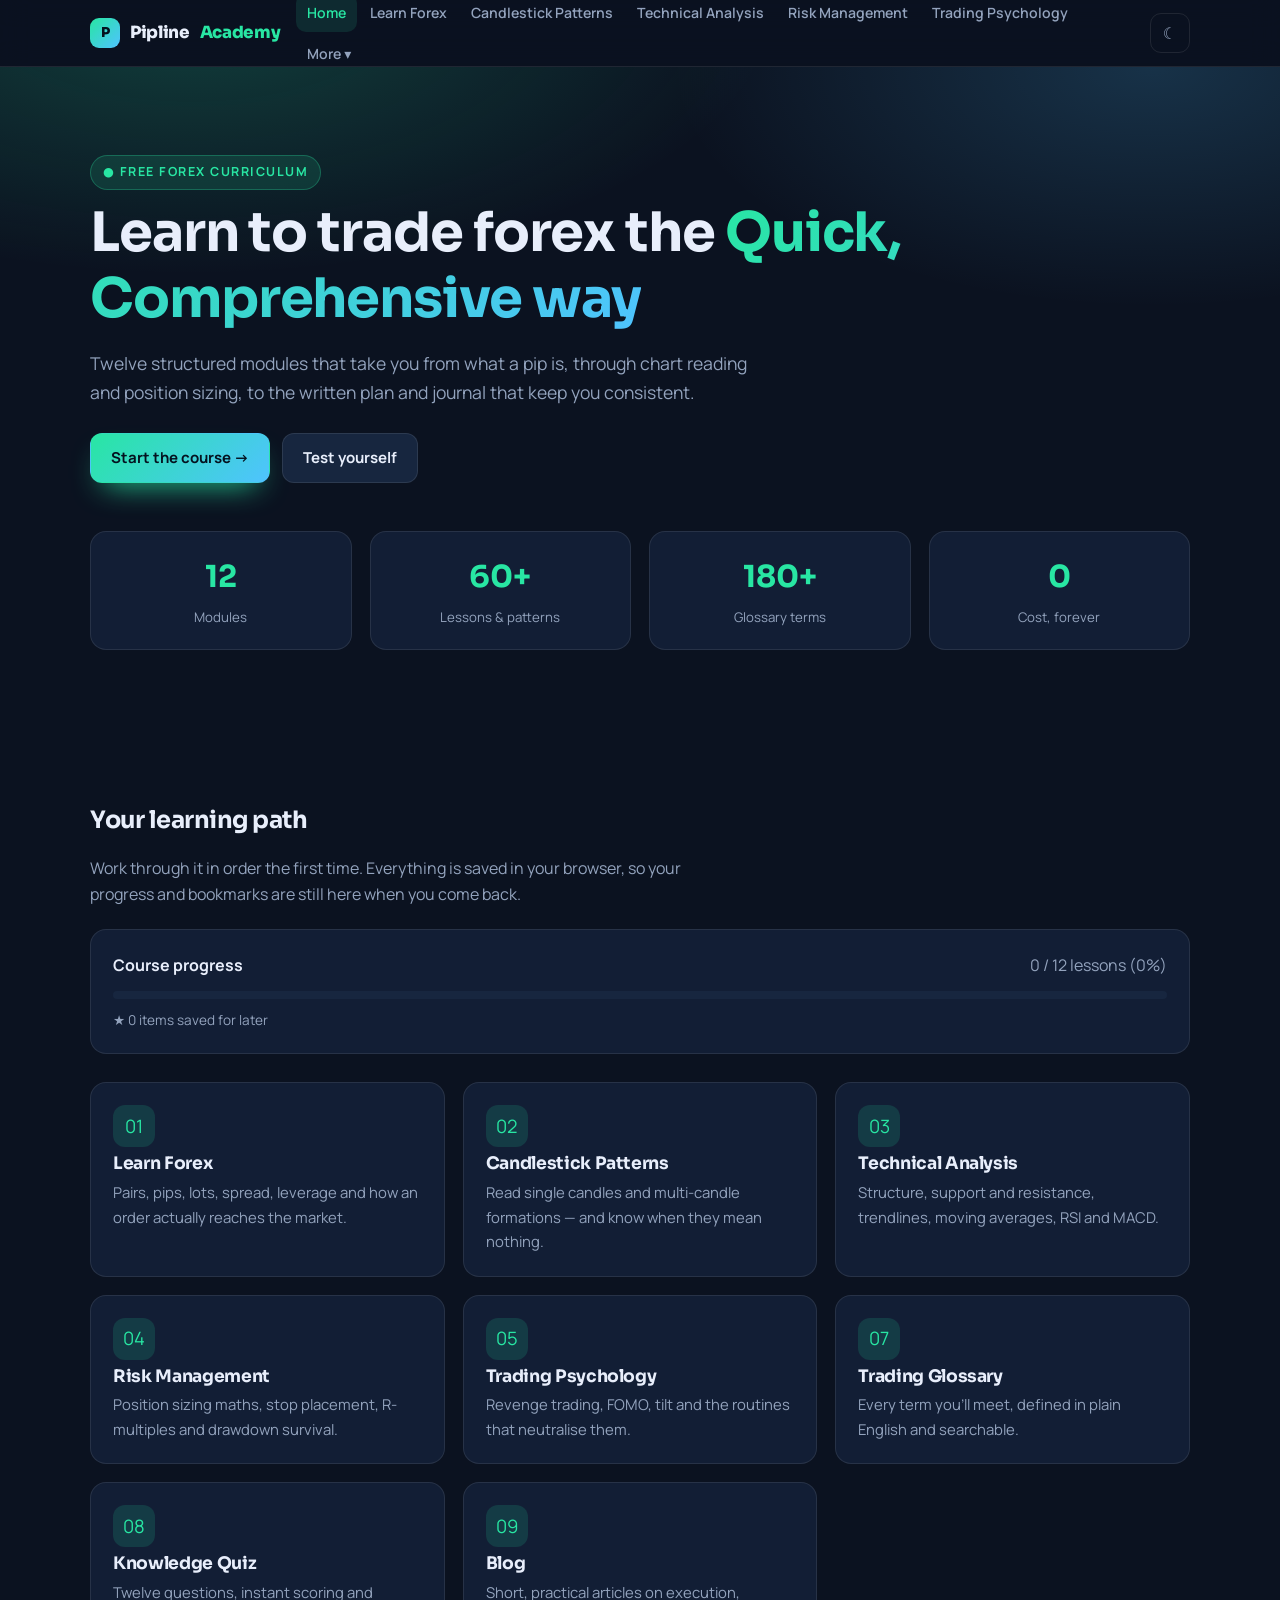
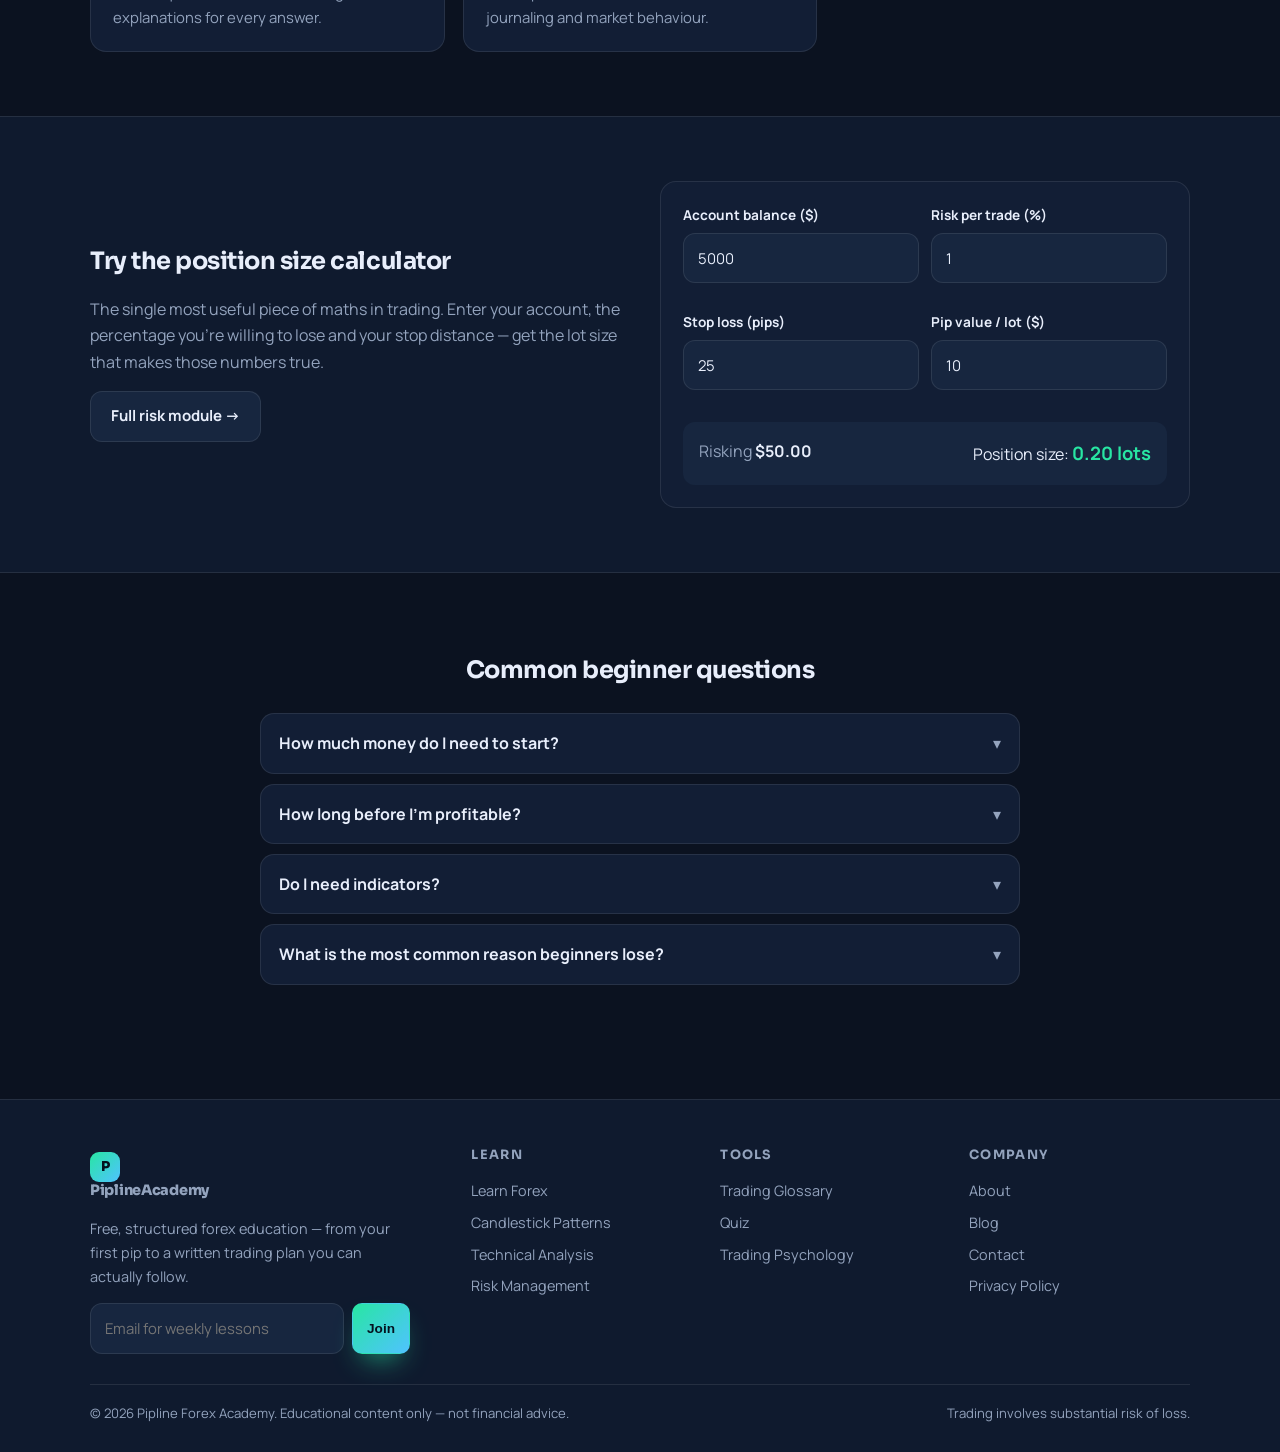
<file: index.html>
<!DOCTYPE html>
<html lang="en">
<head>
<meta charset="UTF-8" />
<meta name="viewport" content="width=device-width, initial-scale=1.0, maximum-scale=1, user-scalable=0">
<title>Home | Pipline Forex Academy</title>
<meta name="description" content="Free forex education: lessons, candlestick patterns, technical analysis, risk management, psychology, an economic calendar, glossary and quizzes." />
<meta property="og:title" content="Home | Pipline Forex Academy" />
<meta property="og:description" content="Free forex education: lessons, candlestick patterns, technical analysis, risk management, psychology, glossary and quizzes." />
<meta property="og:type" content="website" />
<meta name="twitter:card" content="summary_large_image" />
<link rel="preconnect" href="https://fonts.googleapis.com" />
<link rel="icon" type="image/png" href="assets/icon.png">
<link rel="preconnect" href="https://fonts.gstatic.com" crossorigin />
<link href="https://fonts.googleapis.com/css2?family=Manrope:wght@400;600;700&family=Sora:wght@600;700;800&display=swap" rel="stylesheet" />
<link rel="stylesheet" href="assets/styles.css" />
<script async src="https://pagead2.googlesyndication.com/pagead/js/adsbygoogle.js?client=ca-pub-4512999134553945" crossorigin="anonymous"></script>
</head>
<body>
<div id="readbar"></div>

<header class="site">
  <div class="container">
    <nav class="nav">
      <a class="brand" href="index.html"><span class="dot">P</span> Pipline<span style="color:var(--brand)">Academy</span></a>
      <div class="nav-links">
          <a href="index.html">Home</a>
          <a href="learn-forex.html">Learn Forex</a>
          <a href="candlestick-patterns.html">Candlestick Patterns</a>
          <a href="technical-analysis.html">Technical Analysis</a>
          <a href="risk-management.html">Risk Management</a>
          <a href="trading-psychology.html">Trading Psychology</a>
          <div class="nav-more">
            <button type="button">More ▾</button>
            <div class="dropdown">
            <a href="glossary.html">Trading Glossary</a>
            <a href="quiz.html">Quiz</a>
            <a href="blog.html">Blog</a>
            <a href="about.html">About</a>
            <a href="contact.html">Contact</a>
            <a href="privacy.html">Privacy Policy</a>
            </div>
          </div>
      </div>
      <div style="margin-left:auto;display:flex;gap:8px;align-items:center">
        <button class="icon-btn" data-theme-toggle type="button">☾</button>
        <button class="icon-btn burger" id="burger" type="button" aria-label="Menu">☰</button>
      </div>
    </nav>
  </div>
</header>
<div class="scrim" id="scrim"></div>
<aside class="drawer" id="drawer">
      <a href="index.html">Home</a>
      <a href="learn-forex.html">Learn Forex</a>
      <a href="candlestick-patterns.html">Candlestick Patterns</a>
      <a href="technical-analysis.html">Technical Analysis</a>
      <a href="risk-management.html">Risk Management</a>
      <a href="trading-psychology.html">Trading Psychology</a>
      <a href="glossary.html">Trading Glossary</a>
      <a href="quiz.html">Quiz</a>
      <a href="blog.html">Blog</a>
      <a href="about.html">About</a>
      <a href="contact.html">Contact</a>
      <a href="privacy.html">Privacy Policy</a>
</aside>

<main>

<section class="hero">
  <div class="container">
    <span class="eyebrow reveal">● Free forex curriculum</span>
    <h1 class="reveal">Learn to trade forex the <span style="background:linear-gradient(135deg,var(--brand),var(--brand-2));-webkit-background-clip:text;background-clip:text;color:transparent">Quick, Comprehensive way</span></h1>
    <p class="lead reveal">Twelve structured modules that take you from what a pip is, through chart reading and position sizing, to the written plan and journal that keep you consistent.</p>
    <div class="reveal" style="display:flex;gap:12px;flex-wrap:wrap;margin-top:26px">
      <a class="btn btn-primary" href="learn-forex.html">Start the course →</a>
      <a class="btn btn-ghost" href="quiz.html">Test yourself</a>
    </div>
    <div class="grid g4 reveal" style="margin-top:48px">
      <div class="stat"><b data-count="12">0</b><span>Modules</span></div>
      <div class="stat"><b data-count="60" data-suffix="+">0</b><span>Lessons &amp; patterns</span></div>
      <div class="stat"><b data-count="180" data-suffix="+">0</b><span>Glossary terms</span></div>
      <div class="stat"><b data-count="0">0</b><span>Cost, forever</span></div>
    </div>
  </div>
</section>

<section class="section">
  <div class="container">
    <h2 class="reveal">Your learning path</h2>
    <p class="muted reveal" style="max-width:60ch">Work through it in order the first time. Everything is saved in your browser, so your progress and bookmarks are still here when you come back.</p>
    <div class="card reveal" style="margin:22px 0 28px">
      <div style="display:flex;justify-content:space-between;flex-wrap:wrap;gap:8px">
        <strong>Course progress</strong>
        <span class="muted" data-progress-text>0 / 12 lessons (0%)</span>
      </div>
      <div class="bar" data-progress-bar style="margin-top:12px"><i></i></div>
      <div class="muted" style="margin-top:10px;font-size:.85rem">★ <span data-saved-count>0</span> items saved for later</div>
      <div data-progress-total="12" hidden></div>
    </div>
    <div class="grid g3">
      <a class="card reveal" data-delay="0" href="learn-forex.html">
        <div class="ico">01</div><h3>Learn Forex</h3><p>Pairs, pips, lots, spread, leverage and how an order actually reaches the market.</p></a>
      <a class="card reveal" data-delay="1" href="candlestick-patterns.html">
        <div class="ico">02</div><h3>Candlestick Patterns</h3><p>Read single candles and multi-candle formations — and know when they mean nothing.</p></a>
      <a class="card reveal" data-delay="2" href="technical-analysis.html">
        <div class="ico">03</div><h3>Technical Analysis</h3><p>Structure, support and resistance, trendlines, moving averages, RSI and MACD.</p></a>
      <a class="card reveal" data-delay="0" href="risk-management.html">
        <div class="ico">04</div><h3>Risk Management</h3><p>Position sizing maths, stop placement, R-multiples and drawdown survival.</p></a>
      <a class="card reveal" data-delay="1" href="trading-psychology.html">
        <div class="ico">05</div><h3>Trading Psychology</h3><p>Revenge trading, FOMO, tilt and the routines that neutralise them.</p></a>
      <a class="card reveal" data-delay="0" href="glossary.html">
        <div class="ico">07</div><h3>Trading Glossary</h3><p>Every term you'll meet, defined in plain English and searchable.</p></a>
      <a class="card reveal" data-delay="1" href="quiz.html">
        <div class="ico">08</div><h3>Knowledge Quiz</h3><p>Twelve questions, instant scoring and explanations for every answer.</p></a>
      <a class="card reveal" data-delay="2" href="blog.html">
        <div class="ico">09</div><h3>Blog</h3><p>Short, practical articles on execution, journaling and market behaviour.</p></a>
    </div>
  </div>
</section>

<section class="section" style="background:var(--bg-2);border-block:1px solid var(--border)">
  <div class="container">
    <div class="grid g2" style="align-items:center;gap:40px">
      <div class="reveal">
        <h2 class="mt-0">Try the position size calculator</h2>
        <p class="muted">The single most useful piece of maths in trading. Enter your account, the percentage you're willing to lose and your stop distance — get the lot size that makes those numbers true.</p>
        <a class="btn btn-ghost" href="risk-management.html">Full risk module →</a>
      </div>
      <div class="card reveal">
        <div class="grid g2" style="gap:12px">
          <div class="field mb-0"><label>Account balance ($)</label><input id="h-bal" type="number" value="5000" /></div>
          <div class="field mb-0"><label>Risk per trade (%)</label><input id="h-risk" type="number" value="1" step="0.1" /></div>
          <div class="field mb-0"><label>Stop loss (pips)</label><input id="h-stop" type="number" value="25" /></div>
          <div class="field mb-0"><label>Pip value / lot ($)</label><input id="h-pv" type="number" value="10" /></div>
        </div>
        <div style="margin-top:16px;padding:16px;border-radius:12px;background:var(--surface-2);display:flex;justify-content:space-between;flex-wrap:wrap;gap:10px">
          <span class="muted">Risking <strong id="h-amt" style="color:var(--text)">$50.00</strong></span>
          <span>Position size: <strong id="h-lots" style="color:var(--brand);font-size:1.15rem">0.20 lots</strong></span>
        </div>
      </div>
    </div>
  </div>
</section>

<section class="section">
  <div class="container">
    <h2 class="reveal center">Common beginner questions</h2>
    <div data-accordion-group style="max-width:760px;margin:28px auto 0">
      <div class="acc"><button type="button">How much money do I need to start?<span class="chev">▾</span></button><div class="body"><div>Enough that a 1% risk is a meaningful position but small enough that losing it changes nothing in your life. Most people start on a demo account for at least eight weeks, then fund a small live account. The skill you're buying with that money is emotional data, not returns.</div></div></div>
      <div class="acc"><button type="button">How long before I'm profitable?<span class="chev">▾</span></button><div class="body"><div>There is no honest number, but the pattern is consistent: months of study, then a long stretch of small, controlled losses while your process stabilises. Anyone who gives you a fixed timeline is selling something.</div></div></div>
      <div class="acc"><button type="button">Do I need indicators?<span class="chev">▾</span></button><div class="body"><div>No. Indicators summarise price you can already see. They are useful for consistency and for filtering, not for prediction. Learn to read raw price first, then add at most two tools.</div></div></div>
      <div class="acc"><button type="button">What is the most common reason beginners lose?<span class="chev">▾</span></button><div class="body"><div>Position sizing. Not entries. A trader with mediocre entries and strict 0.5% risk survives long enough to improve; a trader with excellent entries and 10% risk does not survive one bad week.</div></div></div>
    </div>
  </div>
</section>
</main>

<footer class="site">
  <div class="container">
    <div class="foot-grid">
      <div>
        <a class="brand" href="index.html"><span class="dot">P</span> PiplineAcademy</a>
        <p class="muted" style="font-size:.9rem;max-width:36ch">Free, structured forex education — from your first pip to a written trading plan you can actually follow.</p>
        <form data-newsletter style="display:flex;gap:8px;max-width:320px">
          <input type="email" placeholder="Email for weekly lessons" aria-label="Email" />
          <button class="btn btn-primary btn-sm" type="submit">Join</button>
        </form>
      </div>
      <div><h4>Learn</h4><a href="learn-forex.html">Learn Forex</a><a href="candlestick-patterns.html">Candlestick Patterns</a><a href="technical-analysis.html">Technical Analysis</a><a href="risk-management.html">Risk Management</a></div>
      <div><h4>Tools</h4><a href="glossary.html">Trading Glossary</a><a href="quiz.html">Quiz</a><a href="trading-psychology.html">Trading Psychology</a></div>
      <div><h4>Company</h4><a href="about.html">About</a><a href="blog.html">Blog</a><a href="contact.html">Contact</a><a href="privacy.html">Privacy Policy</a></div>
    </div>
    <div class="foot-bottom">
      <span>&copy; <span data-year></span> Pipline Forex Academy. Educational content only — not financial advice.</span>
      <span>Trading involves substantial risk of loss.</span>
    </div>
  </div>
</footer>

<button id="totop" title="Back to top">↑</button>
<div id="toasts"></div>
<script src="assets/app.js"></script>
<script>
document.addEventListener("pfa:ready",function(){
  var ids=["h-bal","h-risk","h-stop","h-pv"].map(function(i){return document.getElementById(i)});
  function calc(){
    var bal=+ids[0].value||0, risk=+ids[1].value||0, stop=+ids[2].value||0, pv=+ids[3].value||0;
    var amt=bal*risk/100;
    var lots=(stop>0&&pv>0)?amt/(stop*pv):0;
    document.getElementById("h-amt").textContent="$"+amt.toFixed(2);
    document.getElementById("h-lots").textContent=lots.toFixed(2)+" lots";
  }
  ids.forEach(function(i){i.addEventListener("input",calc)});calc();
});
</script>
</body>
</html>
</file>
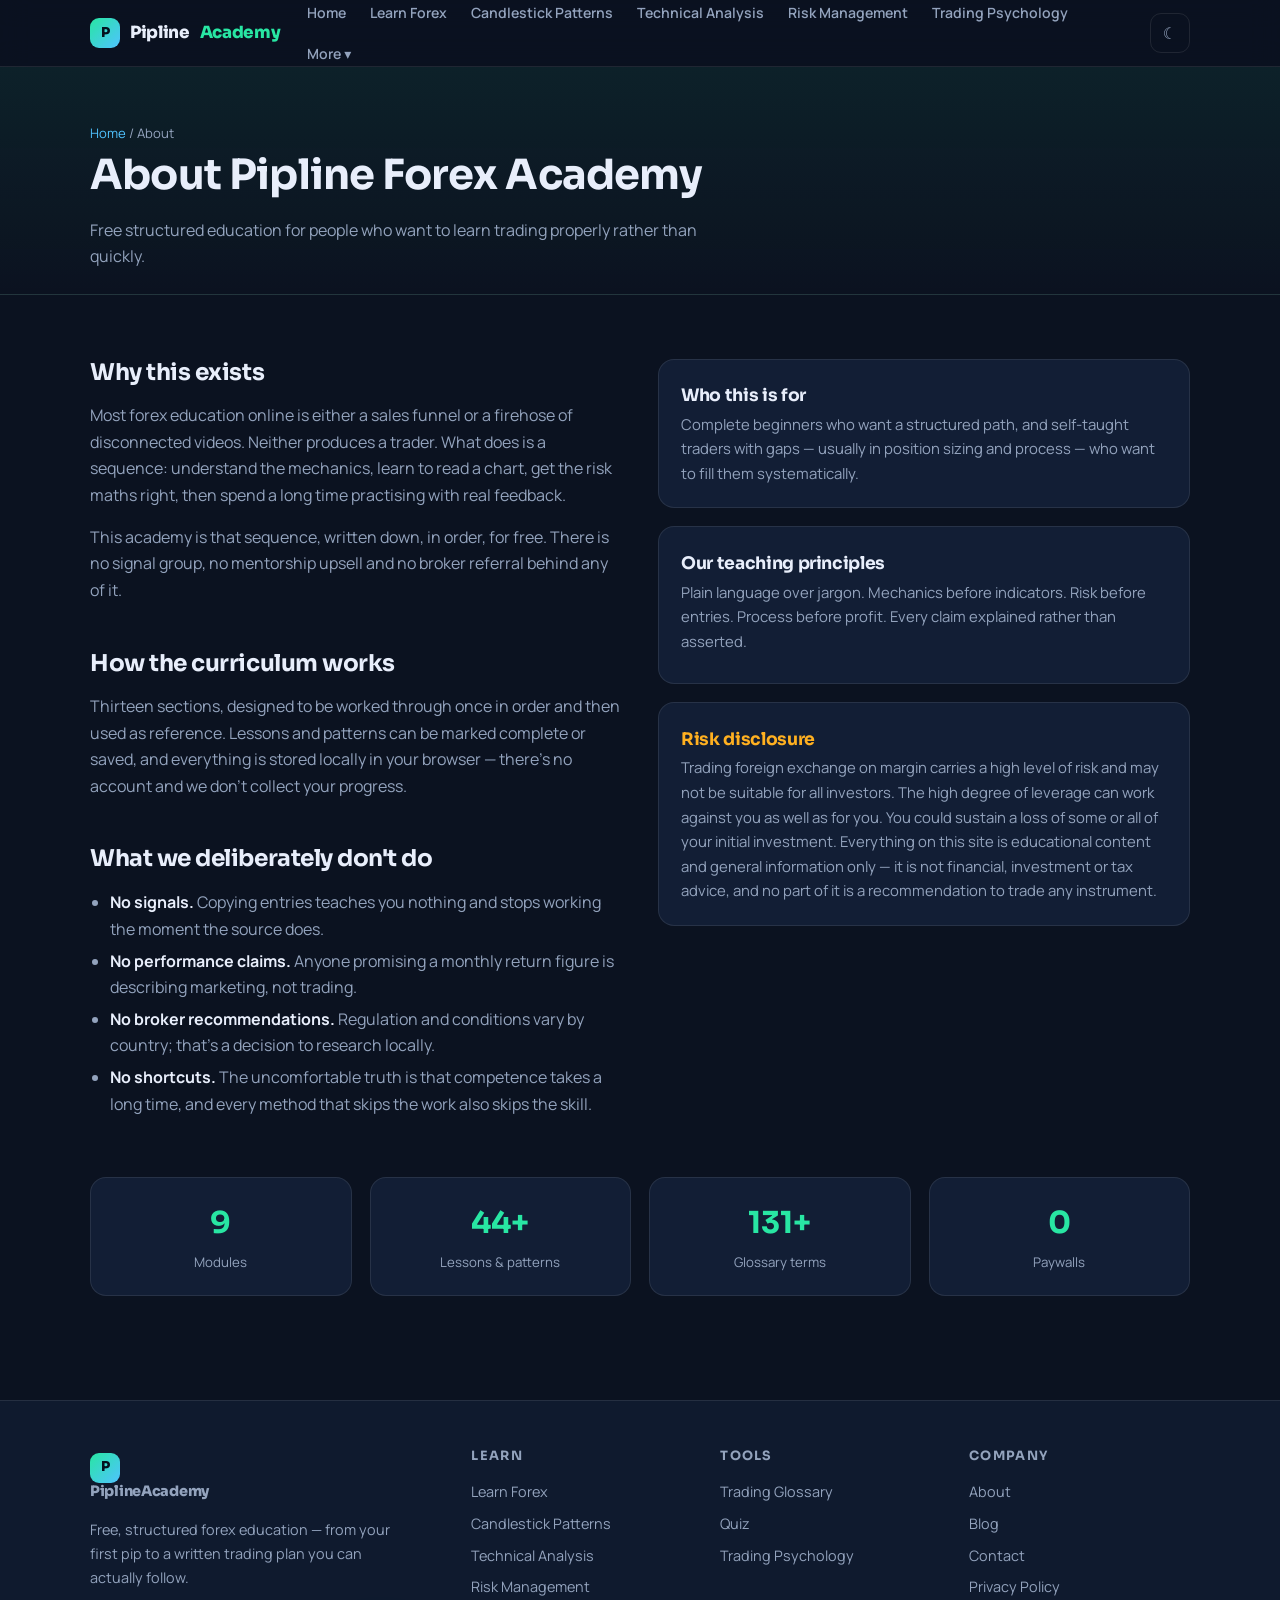
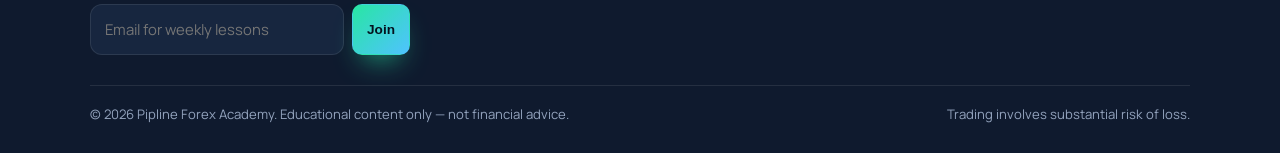
<file: about.html>
<!DOCTYPE html>
<html lang="en">
<head> 
<meta charset="UTF-8" />
<meta name="viewport" content="width=device-width, initial-scale=1.0, maximum-scale=1, user-scalable=0">
<title>About | Pipline Forex Academy</title>
<meta name="description" content="Who Pipline Forex Academy is for, what we teach, how the curriculum is structured and what we deliberately don't do." />
<meta property="og:title" content="About | Pipline Forex Academy" />
<meta property="og:description" content="Who Pipline Forex Academy is for, what we teach, how the curriculum is structured and what we deliberately don't do." />
<meta property="og:type" content="website" />
<meta name="twitter:card" content="summary_large_image" />
<link rel="preconnect" href="https://fonts.googleapis.com" />
<link rel="icon" type="image/png" href="assets/icon.png">
<link rel="preconnect" href="https://fonts.gstatic.com" crossorigin />
<link href="https://fonts.googleapis.com/css2?family=Manrope:wght@400;600;700&family=Sora:wght@600;700;800&display=swap" rel="stylesheet" />
<link rel="stylesheet" href="assets/styles.css" />
</head>
<body>
<div id="readbar"></div>

<header class="site">
  <div class="container">
    <nav class="nav">
      <a class="brand" href="index.html"><span class="dot">P</span> Pipline<span style="color:var(--brand)">Academy</span></a>
      <div class="nav-links">
          <a href="index.html">Home</a>
          <a href="learn-forex.html">Learn Forex</a>
          <a href="candlestick-patterns.html">Candlestick Patterns</a>
          <a href="technical-analysis.html">Technical Analysis</a>
          <a href="risk-management.html">Risk Management</a>
          <a href="trading-psychology.html">Trading Psychology</a>
          <div class="nav-more">
            <button type="button">More ▾</button>
            <div class="dropdown">
            <a href="glossary.html">Trading Glossary</a>
            <a href="quiz.html">Quiz</a>
            <a href="blog.html">Blog</a>
            <a href="about.html">About</a>
            <a href="contact.html">Contact</a>
            <a href="privacy.html">Privacy Policy</a>
            </div>
          </div>
      </div>
      <div style="margin-left:auto;display:flex;gap:8px;align-items:center">
        <button class="icon-btn" data-theme-toggle type="button">☾</button>
        <button class="icon-btn burger" id="burger" type="button" aria-label="Menu">☰</button>
      </div>
    </nav>
  </div>
</header>
<div class="scrim" id="scrim"></div>
<aside class="drawer" id="drawer">
      <a href="index.html">Home</a>
      <a href="learn-forex.html">Learn Forex</a>
      <a href="candlestick-patterns.html">Candlestick Patterns</a>
      <a href="technical-analysis.html">Technical Analysis</a>
      <a href="risk-management.html">Risk Management</a>
      <a href="trading-psychology.html">Trading Psychology</a>
      <a href="glossary.html">Trading Glossary</a>
      <a href="quiz.html">Quiz</a>
      <a href="blog.html">Blog</a>
      <a href="about.html">About</a>
      <a href="contact.html">Contact</a>
      <a href="privacy.html">Privacy Policy</a>
</aside>

<main>
<section class="page-head">
  <div class="container">
    <div class="crumbs"><a href="index.html">Home</a> / About</div>
    <h1>About Pipline Forex Academy</h1>
    <p class="muted" style="max-width:66ch">Free structured education for people who want to learn trading properly rather than quickly.</p>
  </div>
</section>
<section class="section">
  <div class="container">
    <div class="grid g2" style="gap:36px;align-items:start">
      <div class="prose reveal">
        <h2 style="margin-top:0">Why this exists</h2>
        <p>Most forex education online is either a sales funnel or a firehose of disconnected videos. Neither produces a trader. What does is a sequence: understand the mechanics, learn to read a chart, get the risk maths right, then spend a long time practising with real feedback.</p>
        <p>This academy is that sequence, written down, in order, for free. There is no signal group, no mentorship upsell and no broker referral behind any of it.</p>
        <h2>How the curriculum works</h2>
        <p>Thirteen sections, designed to be worked through once in order and then used as reference. Lessons and patterns can be marked complete or saved, and everything is stored locally in your browser — there's no account and we don't collect your progress.</p>
        <h2>What we deliberately don't do</h2>
        <ul>
          <li><strong>No signals.</strong> Copying entries teaches you nothing and stops working the moment the source does.</li>
          <li><strong>No performance claims.</strong> Anyone promising a monthly return figure is describing marketing, not trading.</li>
          <li><strong>No broker recommendations.</strong> Regulation and conditions vary by country; that's a decision to research locally.</li>
          <li><strong>No shortcuts.</strong> The uncomfortable truth is that competence takes a long time, and every method that skips the work also skips the skill.</li>
        </ul>
      </div>
      <div>
        <div class="card reveal" style="margin-bottom:18px">
          <h3 class="mt-0">Who this is for</h3>
          <p>Complete beginners who want a structured path, and self-taught traders with gaps — usually in position sizing and process — who want to fill them systematically.</p>
        </div>
        <div class="card reveal" style="margin-bottom:18px">
          <h3 class="mt-0">Our teaching principles</h3>
          <p style="margin-bottom:8px">Plain language over jargon. Mechanics before indicators. Risk before entries. Process before profit. Every claim explained rather than asserted.</p>
        </div>
        <div class="card reveal">
          <h3 class="mt-0" style="color:var(--warn)">Risk disclosure</h3>
          <p>Trading foreign exchange on margin carries a high level of risk and may not be suitable for all investors. The high degree of leverage can work against you as well as for you. You could sustain a loss of some or all of your initial investment. Everything on this site is educational content and general information only — it is not financial, investment or tax advice, and no part of it is a recommendation to trade any instrument.</p>
        </div>
      </div>
    </div>

    <div class="grid g4 reveal" style="margin-top:44px">
      <div class="stat"><b data-count="12">0</b><span>Modules</span></div>
      <div class="stat"><b data-count="60" data-suffix="+">0</b><span>Lessons &amp; patterns</span></div>
      <div class="stat"><b data-count="180" data-suffix="+">0</b><span>Glossary terms</span></div>
      <div class="stat"><b data-count="0">0</b><span>Paywalls</span></div>
    </div>
  </div>
</section>
</main>

<footer class="site">
  <div class="container">
    <div class="foot-grid">
      <div>
        <a class="brand" href="index.html"><span class="dot">P</span> PiplineAcademy</a>
        <p class="muted" style="font-size:.9rem;max-width:36ch">Free, structured forex education — from your first pip to a written trading plan you can actually follow.</p>
        <form data-newsletter style="display:flex;gap:8px;max-width:320px">
          <input type="email" placeholder="Email for weekly lessons" aria-label="Email" />
          <button class="btn btn-primary btn-sm" type="submit">Join</button>
        </form>
      </div>
      <div><h4>Learn</h4><a href="learn-forex.html">Learn Forex</a><a href="candlestick-patterns.html">Candlestick Patterns</a><a href="technical-analysis.html">Technical Analysis</a><a href="risk-management.html">Risk Management</a></div>
      <div><h4>Tools</h4><a href="glossary.html">Trading Glossary</a><a href="quiz.html">Quiz</a><a href="trading-psychology.html">Trading Psychology</a></div>
      <div><h4>Company</h4><a href="about.html">About</a><a href="blog.html">Blog</a><a href="contact.html">Contact</a><a href="privacy.html">Privacy Policy</a></div>
    </div>
    <div class="foot-bottom">
      <span>&copy; <span data-year></span> Pipline Forex Academy. Educational content only — not financial advice.</span>
      <span>Trading involves substantial risk of loss.</span>
    </div>
  </div>
</footer>

<button id="totop" title="Back to top">↑</button>
<div id="toasts"></div>
<script src="assets/app.js"></script>

</body>
</html>
</file>
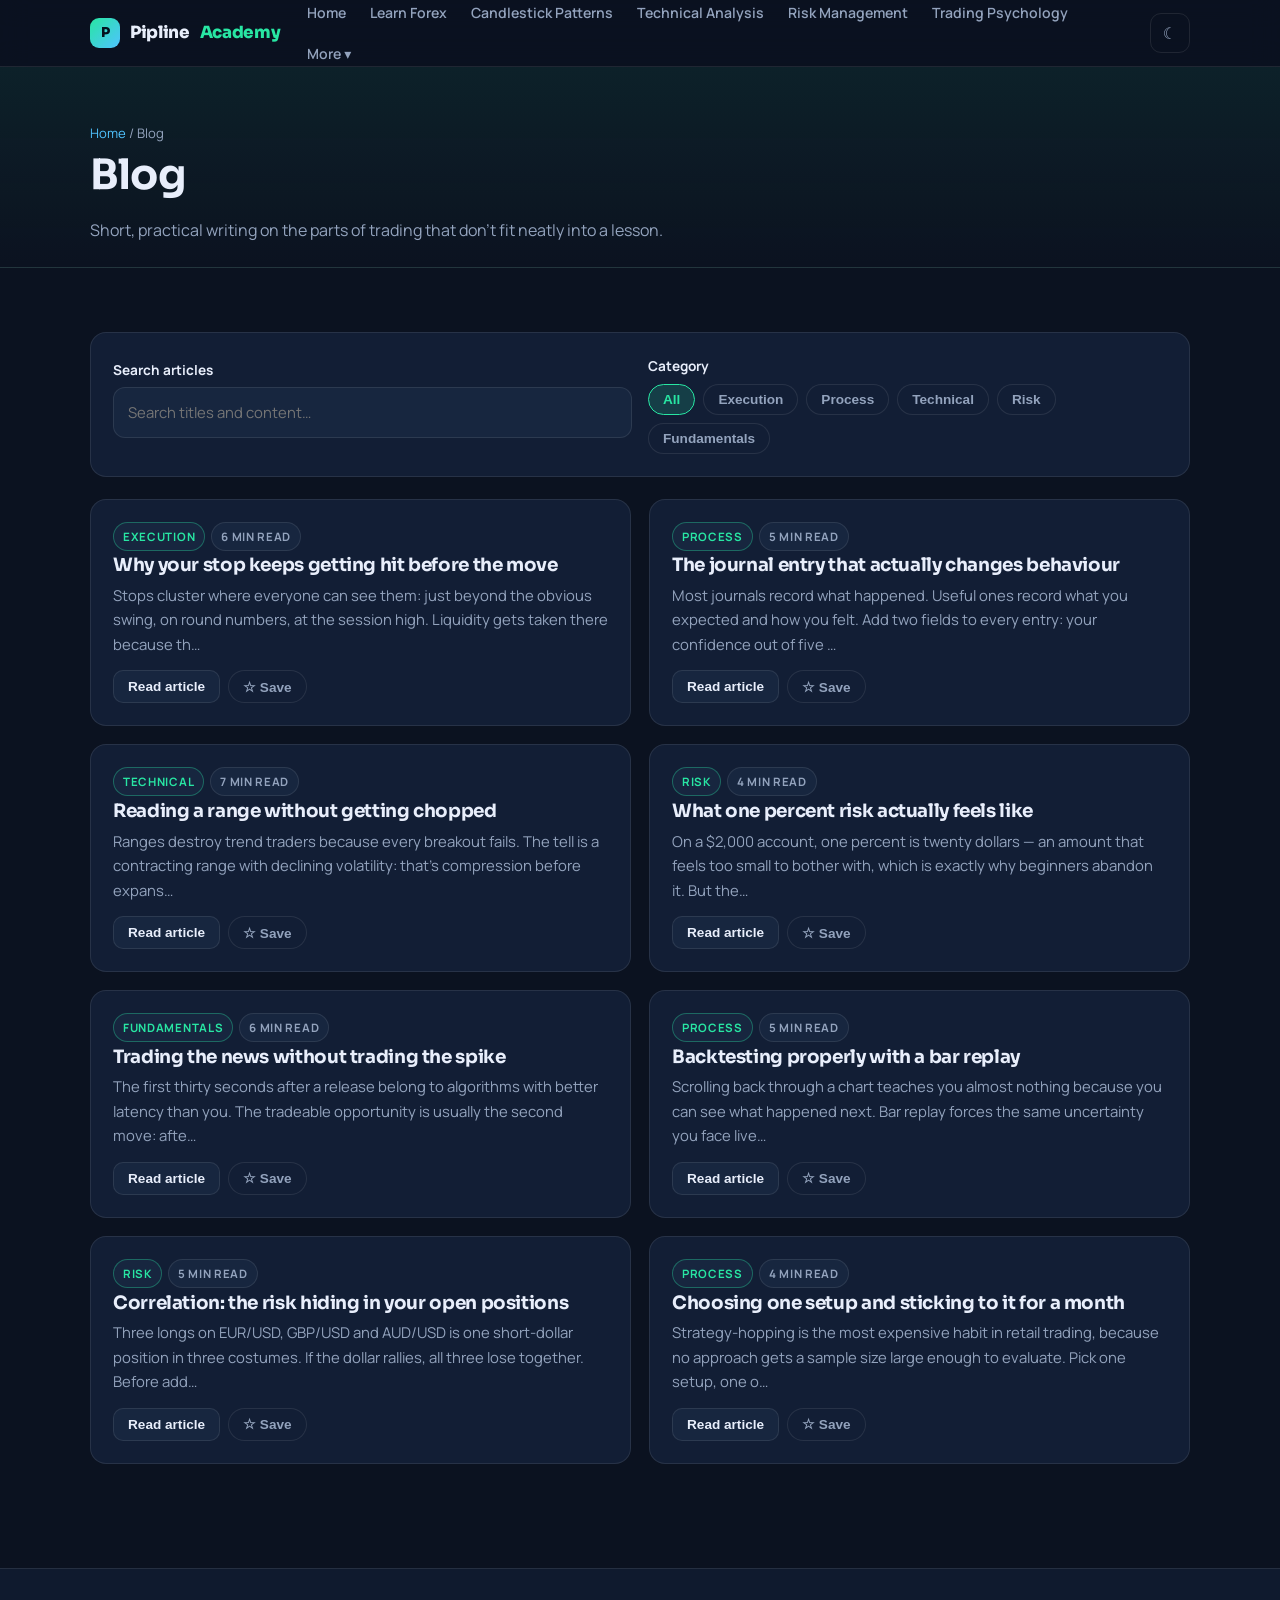
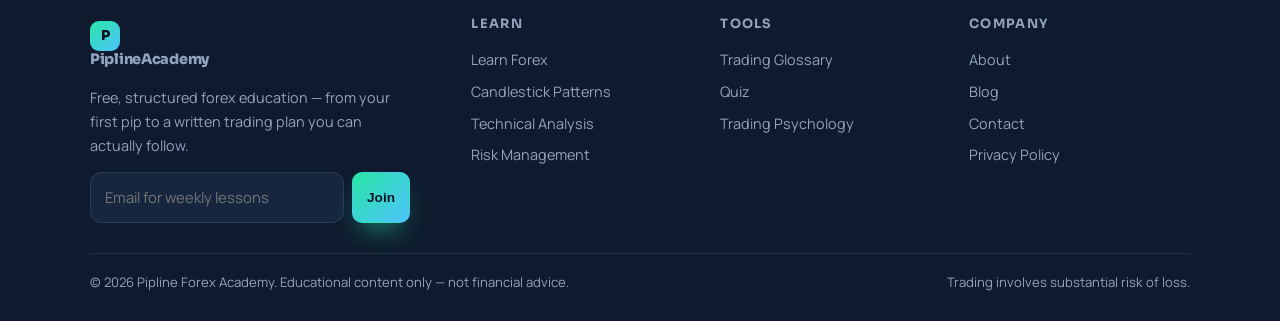
<file: blog.html>
<!DOCTYPE html>
<html lang="en">
<head>
<meta charset="UTF-8" />
<meta name="viewport" content="width=device-width, initial-scale=1.0, maximum-scale=1, user-scalable=0">
<title>Blog | Pipline Forex Academy</title>
<meta name="description" content="Practical articles on execution, journaling, risk, market behaviour and building a repeatable trading process." />
<meta property="og:title" content="Blog | Pipline Forex Academy" />
<meta property="og:description" content="Practical articles on execution, journaling, risk, market behaviour and building a repeatable trading process." />
<meta property="og:type" content="website" />
<meta name="twitter:card" content="summary_large_image" />
<link rel="preconnect" href="https://fonts.googleapis.com" />
<link rel="icon" type="image/png" href="assets/icon.png">
<link rel="preconnect" href="https://fonts.gstatic.com" crossorigin />
<link href="https://fonts.googleapis.com/css2?family=Manrope:wght@400;600;700&family=Sora:wght@600;700;800&display=swap" rel="stylesheet" />
<link rel="stylesheet" href="assets/styles.css" />
</head>
<body>
<div id="readbar"></div>

<header class="site">
  <div class="container">
    <nav class="nav">
      <a class="brand" href="index.html"><span class="dot">P</span> Pipline<span style="color:var(--brand)">Academy</span></a>
      <div class="nav-links">
          <a href="index.html">Home</a>
          <a href="learn-forex.html">Learn Forex</a>
          <a href="candlestick-patterns.html">Candlestick Patterns</a>
          <a href="technical-analysis.html">Technical Analysis</a>
          <a href="risk-management.html">Risk Management</a>
          <a href="trading-psychology.html">Trading Psychology</a>
          <div class="nav-more">
            <button type="button">More ▾</button>
            <div class="dropdown">
            <a href="glossary.html">Trading Glossary</a>
            <a href="quiz.html">Quiz</a>
            <a href="blog.html">Blog</a>
            <a href="about.html">About</a>
            <a href="contact.html">Contact</a>
            <a href="privacy.html">Privacy Policy</a>
            </div>
          </div>
      </div>
      <div style="margin-left:auto;display:flex;gap:8px;align-items:center">
        <button class="icon-btn" data-theme-toggle type="button">☾</button>
        <button class="icon-btn burger" id="burger" type="button" aria-label="Menu">☰</button>
      </div>
    </nav>
  </div>
</header>
<div class="scrim" id="scrim"></div>
<aside class="drawer" id="drawer">
      <a href="index.html">Home</a>
      <a href="learn-forex.html">Learn Forex</a>
      <a href="candlestick-patterns.html">Candlestick Patterns</a>
      <a href="technical-analysis.html">Technical Analysis</a>
      <a href="risk-management.html">Risk Management</a>
      <a href="trading-psychology.html">Trading Psychology</a>
      <a href="glossary.html">Trading Glossary</a>
      <a href="quiz.html">Quiz</a>
      <a href="blog.html">Blog</a>
      <a href="about.html">About</a>
      <a href="contact.html">Contact</a>
      <a href="privacy.html">Privacy Policy</a>
</aside>

<main>
<section class="page-head">
  <div class="container">
    <div class="crumbs"><a href="index.html">Home</a> / Blog</div>
    <h1>Blog</h1>
    <p class="muted" style="max-width:66ch">Short, practical writing on the parts of trading that don't fit neatly into a lesson.</p>
  </div>
</section>
<section class="section">
  <div class="container">
    <div class="card" style="margin-bottom:22px">
      <div class="grid g2" style="gap:16px;align-items:end">
        <div class="field mb-0"><label>Search articles</label><input id="bl-q" placeholder="Search titles and content…" /></div>
        <div><label>Category</label><div class="pill-row" id="bl-cats">
          <button class="pill active" data-c="all">All</button><button class="pill" data-c="execution">Execution</button><button class="pill" data-c="process">Process</button><button class="pill" data-c="technical">Technical</button><button class="pill" data-c="risk">Risk</button><button class="pill" data-c="fundamentals">Fundamentals</button>
        </div></div>
      </div>
    </div>

    <div class="grid g2" id="bl-grid">
      <article class="card reveal" data-c="execution" data-delay="0">
        <div style="display:flex;gap:6px;flex-wrap:wrap"><span class="tag green">execution</span><span class="tag">6 min read</span></div>
        <h3 style="font-size:1.15rem">Why your stop keeps getting hit before the move</h3>
        <p class="excerpt">Stops cluster where everyone can see them: just beyond the obvious swing, on round numbers, at the session high. Liquidity gets taken there because th…</p>
        <div class="full" style="display:none"><p style="color:var(--muted);font-size:.93rem">Stops cluster where everyone can see them: just beyond the obvious swing, on round numbers, at the session high. Liquidity gets taken there because that's where it sits. The fix isn't a wider stop — it's a stop placed beyond the noise, with the lot size reduced to keep the money risk identical. Measure the pair's average excursion beyond a swing before it turns, and place your stop past that distance.</p></div>
        <div style="display:flex;gap:8px;margin-top:14px;flex-wrap:wrap">
          <button class="btn btn-sm btn-ghost" data-toggle-post>Read article</button>
          <button class="pill" data-bookmark="post-0">☆ Save</button>
        </div>
      </article>
      <article class="card reveal" data-c="process" data-delay="1">
        <div style="display:flex;gap:6px;flex-wrap:wrap"><span class="tag green">process</span><span class="tag">5 min read</span></div>
        <h3 style="font-size:1.15rem">The journal entry that actually changes behaviour</h3>
        <p class="excerpt">Most journals record what happened. Useful ones record what you expected and how you felt. Add two fields to every entry: your confidence out of five …</p>
        <div class="full" style="display:none"><p style="color:var(--muted);font-size:.93rem">Most journals record what happened. Useful ones record what you expected and how you felt. Add two fields to every entry: your confidence out of five before entry, and one sentence about your emotional state. After fifty trades, sort by confidence. Almost everyone finds their high-confidence trades perform no better than their medium ones — which is a direct instruction to stop sizing up on conviction.</p></div>
        <div style="display:flex;gap:8px;margin-top:14px;flex-wrap:wrap">
          <button class="btn btn-sm btn-ghost" data-toggle-post>Read article</button>
          <button class="pill" data-bookmark="post-1">☆ Save</button>
        </div>
      </article>
      <article class="card reveal" data-c="technical" data-delay="0">
        <div style="display:flex;gap:6px;flex-wrap:wrap"><span class="tag green">technical</span><span class="tag">7 min read</span></div>
        <h3 style="font-size:1.15rem">Reading a range without getting chopped</h3>
        <p class="excerpt">Ranges destroy trend traders because every breakout fails. The tell is a contracting range with declining volatility: that's compression before expans…</p>
        <div class="full" style="display:none"><p style="color:var(--muted);font-size:.93rem">Ranges destroy trend traders because every breakout fails. The tell is a contracting range with declining volatility: that's compression before expansion. A range with fat, full-bodied candles hitting both boundaries is a range to fade at the edges. A range with shrinking candles is a range to trade the break of. Same shape, opposite plan.</p></div>
        <div style="display:flex;gap:8px;margin-top:14px;flex-wrap:wrap">
          <button class="btn btn-sm btn-ghost" data-toggle-post>Read article</button>
          <button class="pill" data-bookmark="post-2">☆ Save</button>
        </div>
      </article>
      <article class="card reveal" data-c="risk" data-delay="1">
        <div style="display:flex;gap:6px;flex-wrap:wrap"><span class="tag green">risk</span><span class="tag">4 min read</span></div>
        <h3 style="font-size:1.15rem">What one percent risk actually feels like</h3>
        <p class="excerpt">On a $2,000 account, one percent is twenty dollars — an amount that feels too small to bother with, which is exactly why beginners abandon it. But the…</p>
        <div class="full" style="display:none"><p style="color:var(--muted);font-size:.93rem">On a $2,000 account, one percent is twenty dollars — an amount that feels too small to bother with, which is exactly why beginners abandon it. But the rule isn't about the dollar figure; it's about the number of consecutive losses you can absorb. At 1%, ten losses in a row costs under 10% of the account. At 5%, the same streak takes 40% and requires a 67% gain to recover.</p></div>
        <div style="display:flex;gap:8px;margin-top:14px;flex-wrap:wrap">
          <button class="btn btn-sm btn-ghost" data-toggle-post>Read article</button>
          <button class="pill" data-bookmark="post-3">☆ Save</button>
        </div>
      </article>
      <article class="card reveal" data-c="fundamentals" data-delay="0">
        <div style="display:flex;gap:6px;flex-wrap:wrap"><span class="tag green">fundamentals</span><span class="tag">6 min read</span></div>
        <h3 style="font-size:1.15rem">Trading the news without trading the spike</h3>
        <p class="excerpt">The first thirty seconds after a release belong to algorithms with better latency than you. The tradeable opportunity is usually the second move: afte…</p>
        <div class="full" style="display:none"><p style="color:var(--muted);font-size:.93rem">The first thirty seconds after a release belong to algorithms with better latency than you. The tradeable opportunity is usually the second move: after the initial spike, price often retraces into the pre-release range and then resolves in the direction of the surprise. Waiting for the first fifteen-minute candle to close gives you a defined range, a defined stop, and no slippage.</p></div>
        <div style="display:flex;gap:8px;margin-top:14px;flex-wrap:wrap">
          <button class="btn btn-sm btn-ghost" data-toggle-post>Read article</button>
          <button class="pill" data-bookmark="post-4">☆ Save</button>
        </div>
      </article>
      <article class="card reveal" data-c="process" data-delay="1">
        <div style="display:flex;gap:6px;flex-wrap:wrap"><span class="tag green">process</span><span class="tag">5 min read</span></div>
        <h3 style="font-size:1.15rem">Backtesting properly with a bar replay</h3>
        <p class="excerpt">Scrolling back through a chart teaches you almost nothing because you can see what happened next. Bar replay forces the same uncertainty you face live…</p>
        <div class="full" style="display:none"><p style="color:var(--muted);font-size:.93rem">Scrolling back through a chart teaches you almost nothing because you can see what happened next. Bar replay forces the same uncertainty you face live. Do a hundred trades in replay with a written setup, log every one, and only then decide whether the strategy is worth demo time. It's the cheapest hundred trades you'll ever take.</p></div>
        <div style="display:flex;gap:8px;margin-top:14px;flex-wrap:wrap">
          <button class="btn btn-sm btn-ghost" data-toggle-post>Read article</button>
          <button class="pill" data-bookmark="post-5">☆ Save</button>
        </div>
      </article>
      <article class="card reveal" data-c="risk" data-delay="0">
        <div style="display:flex;gap:6px;flex-wrap:wrap"><span class="tag green">risk</span><span class="tag">5 min read</span></div>
        <h3 style="font-size:1.15rem">Correlation: the risk hiding in your open positions</h3>
        <p class="excerpt">Three longs on EUR/USD, GBP/USD and AUD/USD is one short-dollar position in three costumes. If the dollar rallies, all three lose together. Before add…</p>
        <div class="full" style="display:none"><p style="color:var(--muted);font-size:.93rem">Three longs on EUR/USD, GBP/USD and AUD/USD is one short-dollar position in three costumes. If the dollar rallies, all three lose together. Before adding a position, ask what the common factor is across everything you hold. Cap total exposure to any single currency, not just per-trade risk.</p></div>
        <div style="display:flex;gap:8px;margin-top:14px;flex-wrap:wrap">
          <button class="btn btn-sm btn-ghost" data-toggle-post>Read article</button>
          <button class="pill" data-bookmark="post-6">☆ Save</button>
        </div>
      </article>
      <article class="card reveal" data-c="process" data-delay="1">
        <div style="display:flex;gap:6px;flex-wrap:wrap"><span class="tag green">process</span><span class="tag">4 min read</span></div>
        <h3 style="font-size:1.15rem">Choosing one setup and sticking to it for a month</h3>
        <p class="excerpt">Strategy-hopping is the most expensive habit in retail trading, because no approach gets a sample size large enough to evaluate. Pick one setup, one o…</p>
        <div class="full" style="display:none"><p style="color:var(--muted);font-size:.93rem">Strategy-hopping is the most expensive habit in retail trading, because no approach gets a sample size large enough to evaluate. Pick one setup, one or two pairs and one session. Take every valid signal for thirty days. At the end you'll have data instead of opinions — and data is the only thing that can tell you to change.</p></div>
        <div style="display:flex;gap:8px;margin-top:14px;flex-wrap:wrap">
          <button class="btn btn-sm btn-ghost" data-toggle-post>Read article</button>
          <button class="pill" data-bookmark="post-7">☆ Save</button>
        </div>
      </article>
    </div>
    <p class="muted center" id="bl-empty" style="display:none;margin-top:26px">No articles match that search.</p>
  </div>
</section>
</main>

<footer class="site">
  <div class="container">
    <div class="foot-grid">
      <div>
        <a class="brand" href="index.html"><span class="dot">P</span> PiplineAcademy</a>
        <p class="muted" style="font-size:.9rem;max-width:36ch">Free, structured forex education — from your first pip to a written trading plan you can actually follow.</p>
        <form data-newsletter style="display:flex;gap:8px;max-width:320px">
          <input type="email" placeholder="Email for weekly lessons" aria-label="Email" />
          <button class="btn btn-primary btn-sm" type="submit">Join</button>
        </form>
      </div>
      <div><h4>Learn</h4><a href="learn-forex.html">Learn Forex</a><a href="candlestick-patterns.html">Candlestick Patterns</a><a href="technical-analysis.html">Technical Analysis</a><a href="risk-management.html">Risk Management</a></div>
      <div><h4>Tools</h4><a href="glossary.html">Trading Glossary</a><a href="quiz.html">Quiz</a><a href="trading-psychology.html">Trading Psychology</a></div>
      <div><h4>Company</h4><a href="about.html">About</a><a href="blog.html">Blog</a><a href="contact.html">Contact</a><a href="privacy.html">Privacy Policy</a></div>
    </div>
    <div class="foot-bottom">
      <span>&copy; <span data-year></span> Pipline Forex Academy. Educational content only — not financial advice.</span>
      <span>Trading involves substantial risk of loss.</span>
    </div>
  </div>
</footer>

<button id="totop" title="Back to top">↑</button>
<div id="toasts"></div>
<script src="assets/app.js"></script>
<script>
document.addEventListener("pfa:ready",function(){
  var cards=PFA.$$("#bl-grid .card"), q=document.getElementById("bl-q"), cat="all";
  function apply(){
    var s=q.value.trim().toLowerCase(),n=0;
    cards.forEach(function(c){
      var ok=(cat==="all"||c.dataset.c===cat)&&(!s||c.textContent.toLowerCase().includes(s));
      c.style.display=ok?"":"none"; if(ok)n++;
    });
    document.getElementById("bl-empty").style.display=n?"none":"block";
  }
  q.addEventListener("input",apply);
  PFA.$$("#bl-cats .pill").forEach(function(p){p.addEventListener("click",function(){
    PFA.$$("#bl-cats .pill").forEach(function(x){x.classList.remove("active")});
    p.classList.add("active");cat=p.dataset.c;apply();});});
  PFA.$$("[data-toggle-post]").forEach(function(b){
    b.addEventListener("click",function(){
      var card=b.closest(".card"), full=card.querySelector(".full"), ex=card.querySelector(".excerpt");
      var open=full.style.display!=="none";
      full.style.display=open?"none":"block"; ex.style.display=open?"block":"none";
      b.textContent=open?"Read article":"Close article";
    });
  });
});
</script>
</body>
</html>
</file>
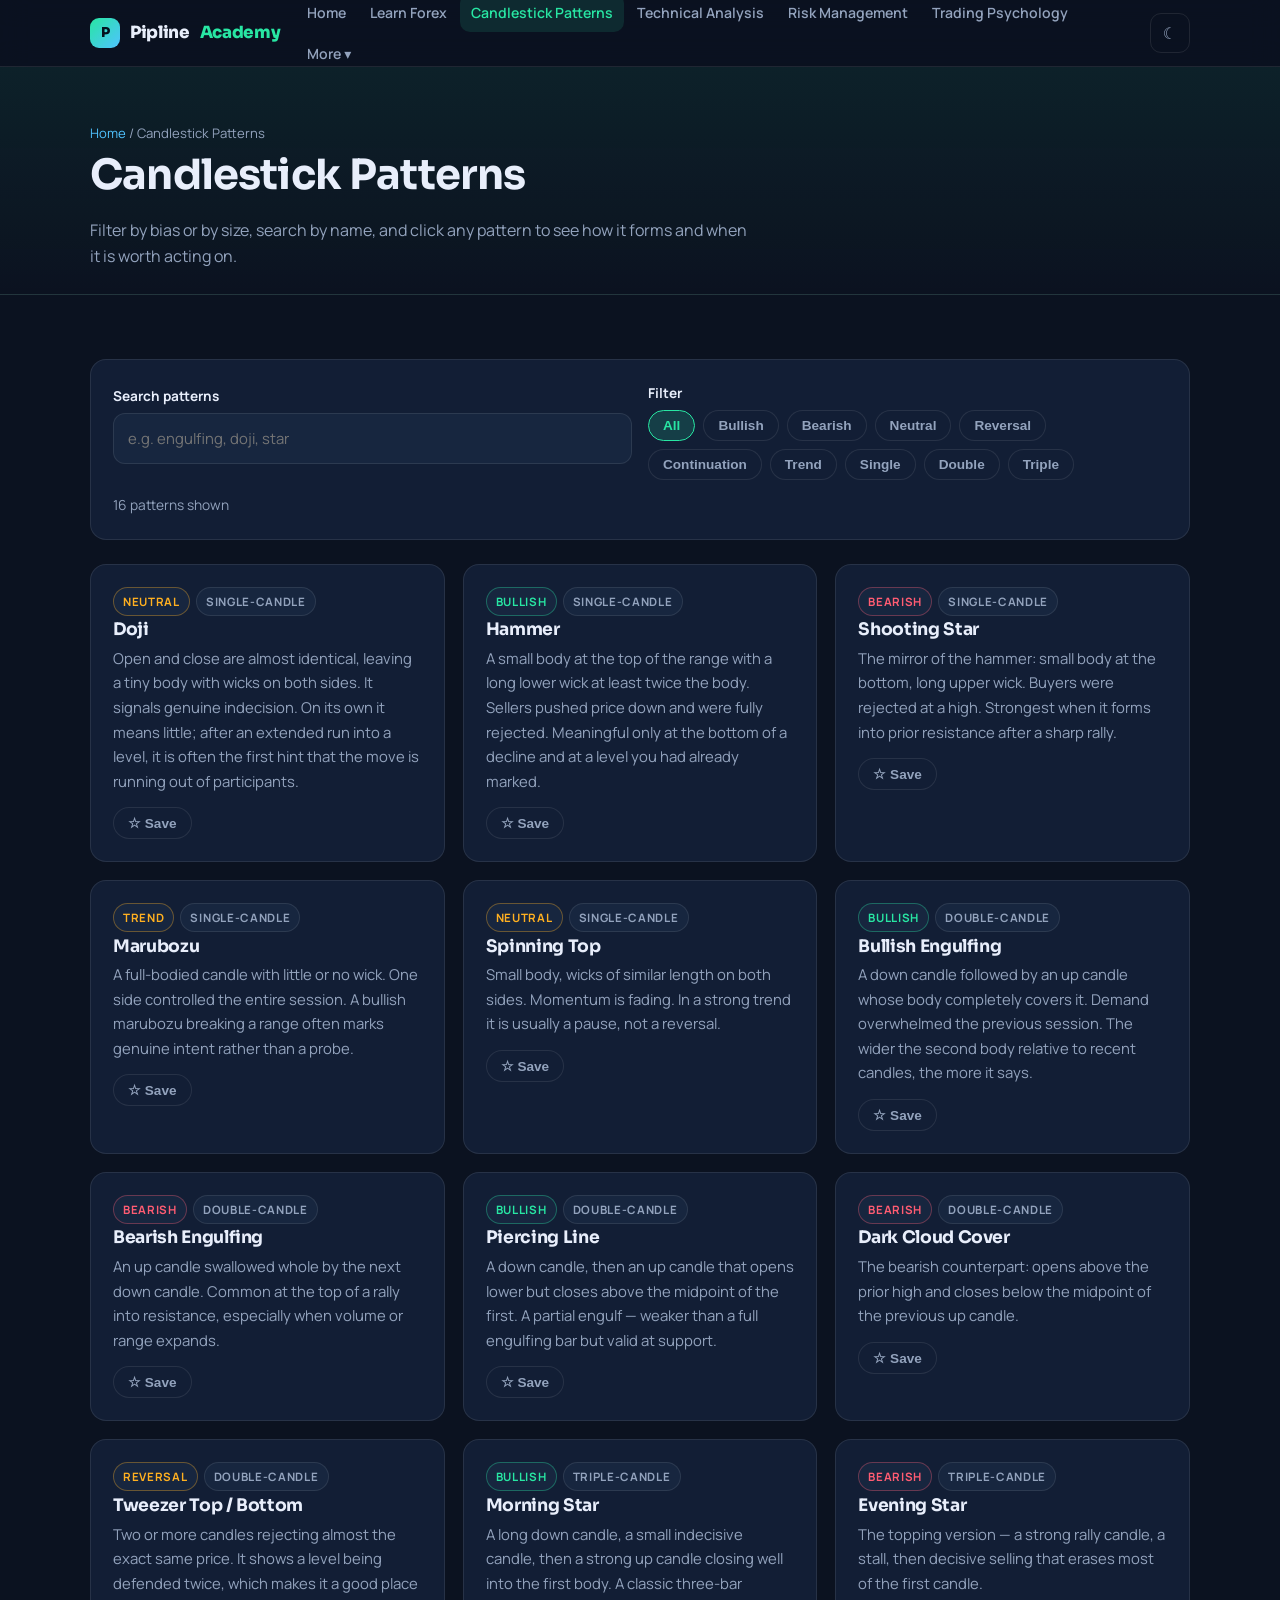
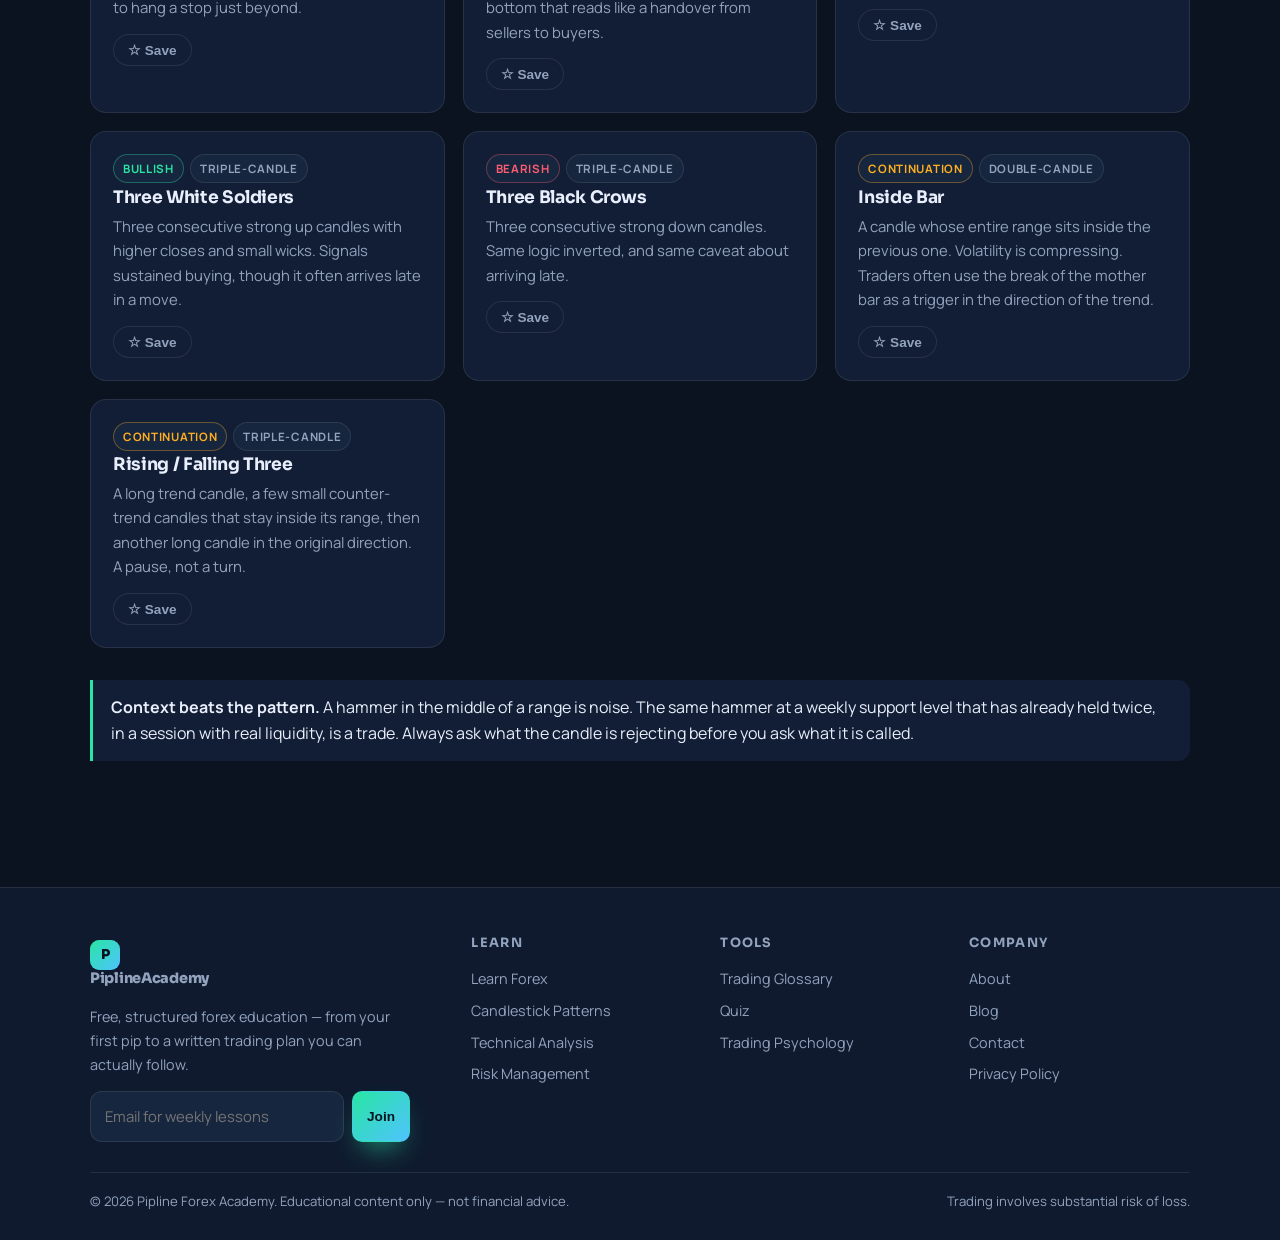
<file: candlestick-patterns.html>
<!DOCTYPE html>
<html lang="en">
<head>
<meta charset="UTF-8" />
<meta name="viewport" content="width=device-width, initial-scale=1.0, maximum-scale=1, user-scalable=0">
<title>Candlestick Patterns | Pipline Forex Academy</title>
<meta name="description" content="Sixteen candlestick patterns explained with filters: single, double and triple-candle formations, what they signal and when to ignore them." />
<meta property="og:title" content="Candlestick Patterns | Pipline Forex Academy" />
<meta property="og:description" content="Sixteen candlestick patterns explained with filters: single, double and triple-candle formations, what they signal and when to ignore them." />
<meta property="og:type" content="website" />
<meta name="twitter:card" content="summary_large_image" />
<link rel="preconnect" href="https://fonts.googleapis.com" />
<link rel="icon" type="image/png" href="assets/icon.png">
<link rel="preconnect" href="https://fonts.gstatic.com" crossorigin />
<link href="https://fonts.googleapis.com/css2?family=Manrope:wght@400;600;700&family=Sora:wght@600;700;800&display=swap" rel="stylesheet" />
<link rel="stylesheet" href="assets/styles.css" />
</head>
<body>
<div id="readbar"></div>

<header class="site">
  <div class="container">
    <nav class="nav">
      <a class="brand" href="index.html"><span class="dot">P</span> Pipline<span style="color:var(--brand)">Academy</span></a>
      <div class="nav-links">
          <a href="index.html">Home</a>
          <a href="learn-forex.html">Learn Forex</a>
          <a href="candlestick-patterns.html">Candlestick Patterns</a>
          <a href="technical-analysis.html">Technical Analysis</a>
          <a href="risk-management.html">Risk Management</a>
          <a href="trading-psychology.html">Trading Psychology</a>
          <div class="nav-more">
            <button type="button">More ▾</button>
            <div class="dropdown">
            <a href="glossary.html">Trading Glossary</a>
            <a href="quiz.html">Quiz</a>
            <a href="blog.html">Blog</a>
            <a href="about.html">About</a>
            <a href="contact.html">Contact</a>
            <a href="privacy.html">Privacy Policy</a>
            </div>
          </div>
      </div>
      <div style="margin-left:auto;display:flex;gap:8px;align-items:center">
        <button class="icon-btn" data-theme-toggle type="button">☾</button>
        <button class="icon-btn burger" id="burger" type="button" aria-label="Menu">☰</button>
      </div>
    </nav>
  </div>
</header>
<div class="scrim" id="scrim"></div>
<aside class="drawer" id="drawer">
      <a href="index.html">Home</a>
      <a href="learn-forex.html">Learn Forex</a>
      <a href="candlestick-patterns.html">Candlestick Patterns</a>
      <a href="technical-analysis.html">Technical Analysis</a>
      <a href="risk-management.html">Risk Management</a>
      <a href="trading-psychology.html">Trading Psychology</a>
      <a href="glossary.html">Trading Glossary</a>
      <a href="quiz.html">Quiz</a>
      <a href="blog.html">Blog</a>
      <a href="about.html">About</a>
      <a href="contact.html">Contact</a>
      <a href="privacy.html">Privacy Policy</a>
</aside>

<main>
<section class="page-head">
  <div class="container">
    <div class="crumbs"><a href="index.html">Home</a> / Candlestick Patterns</div>
    <h1>Candlestick Patterns</h1>
    <p class="muted" style="max-width:66ch">Filter by bias or by size, search by name, and click any pattern to see how it forms and when it is worth acting on.</p>
  </div>
</section>
<section class="section">
  <div class="container">
    <div class="card" style="margin-bottom:24px">
      <div class="grid g2" style="gap:16px;align-items:end">
        <div class="field mb-0"><label>Search patterns</label><input id="cs-search" placeholder="e.g. engulfing, doji, star" /></div>
        <div>
          <label>Filter</label>
          <div class="pill-row" id="cs-filters">
            <button class="pill active" data-f="all">All</button><button class="pill" data-f="bullish">Bullish</button><button class="pill" data-f="bearish">Bearish</button><button class="pill" data-f="neutral">Neutral</button><button class="pill" data-f="reversal">Reversal</button><button class="pill" data-f="continuation">Continuation</button><button class="pill" data-f="trend">Trend</button><button class="pill" data-f="single">Single</button><button class="pill" data-f="double">Double</button><button class="pill" data-f="triple">Triple</button>
          </div>
        </div>
      </div>
      <p class="muted" style="margin:14px 0 0;font-size:.86rem"><span id="cs-count">16</span> patterns shown</p>
    </div>
    <div class="grid g3" id="cs-grid">
      <article class="card reveal" data-bias="neutral" data-size="single" data-name="doji">
        <div style="display:flex;gap:6px;flex-wrap:wrap"><span class="tag amber">neutral</span><span class="tag">single-candle</span></div>
        <h3>Doji</h3>
        <p>Open and close are almost identical, leaving a tiny body with wicks on both sides. It signals genuine indecision. On its own it means little; after an extended run into a level, it is often the first hint that the move is running out of participants.</p>
        <button class="pill" style="margin-top:14px" data-bookmark="cs-doji">☆ Save</button>
      </article>
      <article class="card reveal" data-bias="bullish" data-size="single" data-name="hammer">
        <div style="display:flex;gap:6px;flex-wrap:wrap"><span class="tag green">bullish</span><span class="tag">single-candle</span></div>
        <h3>Hammer</h3>
        <p>A small body at the top of the range with a long lower wick at least twice the body. Sellers pushed price down and were fully rejected. Meaningful only at the bottom of a decline and at a level you had already marked.</p>
        <button class="pill" style="margin-top:14px" data-bookmark="cs-hammer">☆ Save</button>
      </article>
      <article class="card reveal" data-bias="bearish" data-size="single" data-name="shooting star">
        <div style="display:flex;gap:6px;flex-wrap:wrap"><span class="tag red">bearish</span><span class="tag">single-candle</span></div>
        <h3>Shooting Star</h3>
        <p>The mirror of the hammer: small body at the bottom, long upper wick. Buyers were rejected at a high. Strongest when it forms into prior resistance after a sharp rally.</p>
        <button class="pill" style="margin-top:14px" data-bookmark="cs-shootingstar">☆ Save</button>
      </article>
      <article class="card reveal" data-bias="trend" data-size="single" data-name="marubozu">
        <div style="display:flex;gap:6px;flex-wrap:wrap"><span class="tag amber">trend</span><span class="tag">single-candle</span></div>
        <h3>Marubozu</h3>
        <p>A full-bodied candle with little or no wick. One side controlled the entire session. A bullish marubozu breaking a range often marks genuine intent rather than a probe.</p>
        <button class="pill" style="margin-top:14px" data-bookmark="cs-marubozu">☆ Save</button>
      </article>
      <article class="card reveal" data-bias="neutral" data-size="single" data-name="spinning top">
        <div style="display:flex;gap:6px;flex-wrap:wrap"><span class="tag amber">neutral</span><span class="tag">single-candle</span></div>
        <h3>Spinning Top</h3>
        <p>Small body, wicks of similar length on both sides. Momentum is fading. In a strong trend it is usually a pause, not a reversal.</p>
        <button class="pill" style="margin-top:14px" data-bookmark="cs-spinningtop">☆ Save</button>
      </article>
      <article class="card reveal" data-bias="bullish" data-size="double" data-name="bullish engulfing">
        <div style="display:flex;gap:6px;flex-wrap:wrap"><span class="tag green">bullish</span><span class="tag">double-candle</span></div>
        <h3>Bullish Engulfing</h3>
        <p>A down candle followed by an up candle whose body completely covers it. Demand overwhelmed the previous session. The wider the second body relative to recent candles, the more it says.</p>
        <button class="pill" style="margin-top:14px" data-bookmark="cs-bullishengulfing">☆ Save</button>
      </article>
      <article class="card reveal" data-bias="bearish" data-size="double" data-name="bearish engulfing">
        <div style="display:flex;gap:6px;flex-wrap:wrap"><span class="tag red">bearish</span><span class="tag">double-candle</span></div>
        <h3>Bearish Engulfing</h3>
        <p>An up candle swallowed whole by the next down candle. Common at the top of a rally into resistance, especially when volume or range expands.</p>
        <button class="pill" style="margin-top:14px" data-bookmark="cs-bearishengulfing">☆ Save</button>
      </article>
      <article class="card reveal" data-bias="bullish" data-size="double" data-name="piercing line">
        <div style="display:flex;gap:6px;flex-wrap:wrap"><span class="tag green">bullish</span><span class="tag">double-candle</span></div>
        <h3>Piercing Line</h3>
        <p>A down candle, then an up candle that opens lower but closes above the midpoint of the first. A partial engulf — weaker than a full engulfing bar but valid at support.</p>
        <button class="pill" style="margin-top:14px" data-bookmark="cs-piercingline">☆ Save</button>
      </article>
      <article class="card reveal" data-bias="bearish" data-size="double" data-name="dark cloud cover">
        <div style="display:flex;gap:6px;flex-wrap:wrap"><span class="tag red">bearish</span><span class="tag">double-candle</span></div>
        <h3>Dark Cloud Cover</h3>
        <p>The bearish counterpart: opens above the prior high and closes below the midpoint of the previous up candle.</p>
        <button class="pill" style="margin-top:14px" data-bookmark="cs-darkcloudcover">☆ Save</button>
      </article>
      <article class="card reveal" data-bias="reversal" data-size="double" data-name="tweezer top / bottom">
        <div style="display:flex;gap:6px;flex-wrap:wrap"><span class="tag amber">reversal</span><span class="tag">double-candle</span></div>
        <h3>Tweezer Top / Bottom</h3>
        <p>Two or more candles rejecting almost the exact same price. It shows a level being defended twice, which makes it a good place to hang a stop just beyond.</p>
        <button class="pill" style="margin-top:14px" data-bookmark="cs-tweezertopbottom">☆ Save</button>
      </article>
      <article class="card reveal" data-bias="bullish" data-size="triple" data-name="morning star">
        <div style="display:flex;gap:6px;flex-wrap:wrap"><span class="tag green">bullish</span><span class="tag">triple-candle</span></div>
        <h3>Morning Star</h3>
        <p>A long down candle, a small indecisive candle, then a strong up candle closing well into the first body. A classic three-bar bottom that reads like a handover from sellers to buyers.</p>
        <button class="pill" style="margin-top:14px" data-bookmark="cs-morningstar">☆ Save</button>
      </article>
      <article class="card reveal" data-bias="bearish" data-size="triple" data-name="evening star">
        <div style="display:flex;gap:6px;flex-wrap:wrap"><span class="tag red">bearish</span><span class="tag">triple-candle</span></div>
        <h3>Evening Star</h3>
        <p>The topping version — a strong rally candle, a stall, then decisive selling that erases most of the first candle.</p>
        <button class="pill" style="margin-top:14px" data-bookmark="cs-eveningstar">☆ Save</button>
      </article>
      <article class="card reveal" data-bias="bullish" data-size="triple" data-name="three white soldiers">
        <div style="display:flex;gap:6px;flex-wrap:wrap"><span class="tag green">bullish</span><span class="tag">triple-candle</span></div>
        <h3>Three White Soldiers</h3>
        <p>Three consecutive strong up candles with higher closes and small wicks. Signals sustained buying, though it often arrives late in a move.</p>
        <button class="pill" style="margin-top:14px" data-bookmark="cs-threewhitesoldiers">☆ Save</button>
      </article>
      <article class="card reveal" data-bias="bearish" data-size="triple" data-name="three black crows">
        <div style="display:flex;gap:6px;flex-wrap:wrap"><span class="tag red">bearish</span><span class="tag">triple-candle</span></div>
        <h3>Three Black Crows</h3>
        <p>Three consecutive strong down candles. Same logic inverted, and same caveat about arriving late.</p>
        <button class="pill" style="margin-top:14px" data-bookmark="cs-threeblackcrows">☆ Save</button>
      </article>
      <article class="card reveal" data-bias="continuation" data-size="double" data-name="inside bar">
        <div style="display:flex;gap:6px;flex-wrap:wrap"><span class="tag amber">continuation</span><span class="tag">double-candle</span></div>
        <h3>Inside Bar</h3>
        <p>A candle whose entire range sits inside the previous one. Volatility is compressing. Traders often use the break of the mother bar as a trigger in the direction of the trend.</p>
        <button class="pill" style="margin-top:14px" data-bookmark="cs-insidebar">☆ Save</button>
      </article>
      <article class="card reveal" data-bias="continuation" data-size="triple" data-name="rising / falling three">
        <div style="display:flex;gap:6px;flex-wrap:wrap"><span class="tag amber">continuation</span><span class="tag">triple-candle</span></div>
        <h3>Rising / Falling Three</h3>
        <p>A long trend candle, a few small counter-trend candles that stay inside its range, then another long candle in the original direction. A pause, not a turn.</p>
        <button class="pill" style="margin-top:14px" data-bookmark="cs-risingfallingthree">☆ Save</button>
      </article>
    </div>
    <div class="callout" style="margin-top:32px">
      <p><strong>Context beats the pattern.</strong> A hammer in the middle of a range is noise. The same hammer at a weekly support level that has already held twice, in a session with real liquidity, is a trade. Always ask what the candle is rejecting before you ask what it is called.</p>
    </div>
  </div>
</section>
</main>

<footer class="site">
  <div class="container">
    <div class="foot-grid">
      <div>
        <a class="brand" href="index.html"><span class="dot">P</span> PiplineAcademy</a>
        <p class="muted" style="font-size:.9rem;max-width:36ch">Free, structured forex education — from your first pip to a written trading plan you can actually follow.</p>
        <form data-newsletter style="display:flex;gap:8px;max-width:320px">
          <input type="email" placeholder="Email for weekly lessons" aria-label="Email" />
          <button class="btn btn-primary btn-sm" type="submit">Join</button>
        </form>
      </div>
      <div><h4>Learn</h4><a href="learn-forex.html">Learn Forex</a><a href="candlestick-patterns.html">Candlestick Patterns</a><a href="technical-analysis.html">Technical Analysis</a><a href="risk-management.html">Risk Management</a></div>
      <div><h4>Tools</h4><a href="glossary.html">Trading Glossary</a><a href="quiz.html">Quiz</a><a href="trading-psychology.html">Trading Psychology</a></div>
      <div><h4>Company</h4><a href="about.html">About</a><a href="blog.html">Blog</a><a href="contact.html">Contact</a><a href="privacy.html">Privacy Policy</a></div>
    </div>
    <div class="foot-bottom">
      <span>&copy; <span data-year></span> Pipline Forex Academy. Educational content only — not financial advice.</span>
      <span>Trading involves substantial risk of loss.</span>
    </div>
  </div>
</footer>

<button id="totop" title="Back to top">↑</button>
<div id="toasts"></div>
<script src="assets/app.js"></script>
<script>
document.addEventListener("pfa:ready",function(){
  var cards=PFA.$$("#cs-grid .card"), search=document.getElementById("cs-search"), count=document.getElementById("cs-count"), f="all";
  function apply(){
    var q=search.value.trim().toLowerCase(),n=0;
    cards.forEach(function(c){
      var okF = f==="all" || c.dataset.bias===f || c.dataset.size===f;
      var okQ = !q || c.dataset.name.includes(q) || c.textContent.toLowerCase().includes(q);
      var show = okF && okQ;
      c.style.display=show?"":"none"; if(show)n++;
    });
    count.textContent=n;
  }
  search.addEventListener("input",apply);
  PFA.$$("#cs-filters .pill").forEach(function(p){
    p.addEventListener("click",function(){
      PFA.$$("#cs-filters .pill").forEach(function(x){x.classList.remove("active")});
      p.classList.add("active"); f=p.dataset.f; apply();
    });
  });
});
</script>
</body>
</html>
</file>
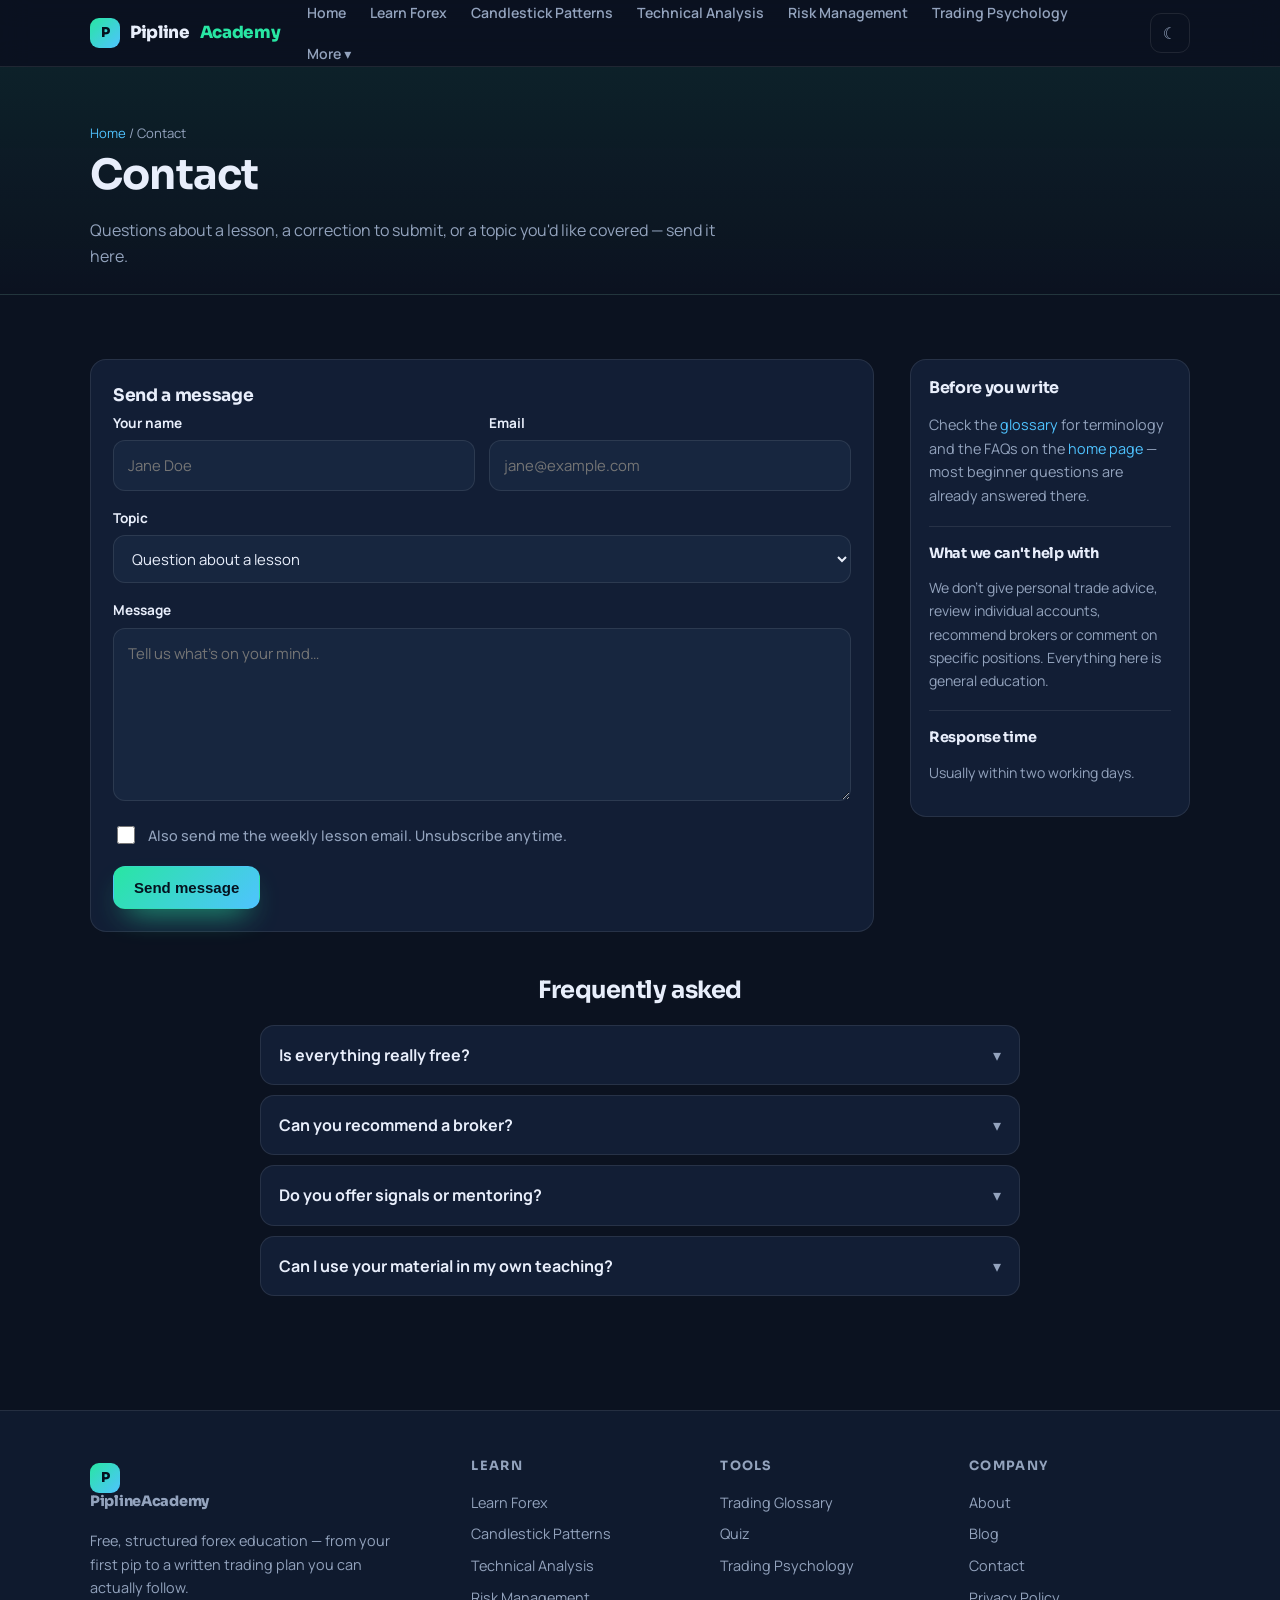
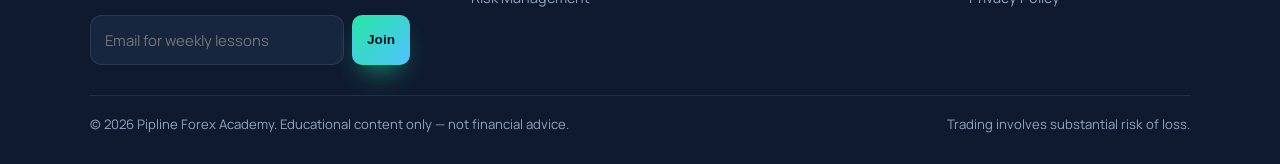
<file: contact.html>
<!DOCTYPE html>
<html lang="en">
<head>
<meta charset="UTF-8" />
<meta name="viewport" content="width=device-width, initial-scale=1.0, maximum-scale=1, user-scalable=0">
<title>Contact | Pipline Forex Academy</title>
<meta name="description" content="Get in touch with Pipline Forex Academy — questions about lessons, corrections, or content suggestions." />
<meta property="og:title" content="Contact | Pipline Forex Academy" />
<meta property="og:description" content="Get in touch with Pipline Forex Academy — questions about lessons, corrections, or content suggestions." />
<meta property="og:type" content="website" />
<meta name="twitter:card" content="summary_large_image" />
<link rel="preconnect" href="https://fonts.googleapis.com" />
<link rel="icon" type="image/png" href="assets/icon.png">
<link rel="preconnect" href="https://fonts.gstatic.com" crossorigin />
<link href="https://fonts.googleapis.com/css2?family=Manrope:wght@400;600;700&family=Sora:wght@600;700;800&display=swap" rel="stylesheet" />
<link rel="stylesheet" href="assets/styles.css" />
</head>
<body>
<div id="readbar"></div>

<header class="site">
  <div class="container">
    <nav class="nav">
      <a class="brand" href="index.html"><span class="dot">P</span> Pipline<span style="color:var(--brand)">Academy</span></a>
      <div class="nav-links">
          <a href="index.html">Home</a>
          <a href="learn-forex.html">Learn Forex</a>
          <a href="candlestick-patterns.html">Candlestick Patterns</a>
          <a href="technical-analysis.html">Technical Analysis</a>
          <a href="risk-management.html">Risk Management</a>
          <a href="trading-psychology.html">Trading Psychology</a>
          <div class="nav-more">
            <button type="button">More ▾</button>
            <div class="dropdown">
            <a href="glossary.html">Trading Glossary</a>
            <a href="quiz.html">Quiz</a>
            <a href="blog.html">Blog</a>
            <a href="about.html">About</a>
            <a href="contact.html">Contact</a>
            <a href="privacy.html">Privacy Policy</a>
            </div>
          </div>
      </div>
      <div style="margin-left:auto;display:flex;gap:8px;align-items:center">
        <button class="icon-btn" data-theme-toggle type="button">☾</button>
        <button class="icon-btn burger" id="burger" type="button" aria-label="Menu">☰</button>
      </div>
    </nav>
  </div>
</header>
<div class="scrim" id="scrim"></div>
<aside class="drawer" id="drawer">
      <a href="index.html">Home</a>
      <a href="learn-forex.html">Learn Forex</a>
      <a href="candlestick-patterns.html">Candlestick Patterns</a>
      <a href="technical-analysis.html">Technical Analysis</a>
      <a href="risk-management.html">Risk Management</a>
      <a href="trading-psychology.html">Trading Psychology</a>
      <a href="glossary.html">Trading Glossary</a>
      <a href="quiz.html">Quiz</a>
      <a href="blog.html">Blog</a>
      <a href="about.html">About</a>
      <a href="contact.html">Contact</a>
      <a href="privacy.html">Privacy Policy</a>
</aside>

<main>
<section class="page-head">
  <div class="container">
    <div class="crumbs"><a href="index.html">Home</a> / Contact</div>
    <h1>Contact</h1>
    <p class="muted" style="max-width:66ch">Questions about a lesson, a correction to submit, or a topic you'd like covered — send it here.</p>
  </div>
</section>
<section class="section">
  <div class="container">
    <div class="with-aside">
      <div class="card reveal">
        <h3 class="mt-0">Send a message</h3>
        <form data-validate data-store="contact" data-success="Message received — we reply to most within two working days.">
          <div class="grid g2" style="gap:14px">
            <div class="field"><label for="n">Your name</label><input id="n" name="name" required placeholder="Jane Doe" /><span class="err">Please enter your name.</span></div>
            <div class="field"><label for="e">Email</label><input id="e" name="email" type="email" required placeholder="jane@example.com" /><span class="err">Please enter a valid email address.</span></div>
          </div>
          <div class="field"><label for="s">Topic</label>
            <select id="s" name="topic">
              <option>Question about a lesson</option><option>Report an error</option>
              <option>Suggest a topic</option><option>Partnership or press</option><option>Something else</option>
            </select>
          </div>
          <div class="field"><label for="m">Message</label><textarea id="m" name="message" rows="6" required minlength="12" placeholder="Tell us what's on your mind…"></textarea><span class="err">Please write at least 12 characters.</span></div>
          <label style="display:flex;gap:10px;align-items:flex-start;font-weight:500;margin-bottom:18px;cursor:pointer">
            <input type="checkbox" name="newsletter" style="width:18px;height:18px;flex:0 0 auto;margin-top:2px" />
            <span class="muted" style="font-size:.9rem">Also send me the weekly lesson email. Unsubscribe anytime.</span>
          </label>
          <button class="btn btn-primary" type="submit">Send message</button>
        </form>
      </div>
      <div class="aside">
        <h3 class="mt-0" style="font-size:1rem">Before you write</h3>
        <p class="muted" style="font-size:.9rem">Check the <a href="glossary.html">glossary</a> for terminology and the FAQs on the <a href="index.html#faq">home page</a> — most beginner questions are already answered there.</p>
        <hr style="border:0;border-top:1px solid var(--border);margin:18px 0" />
        <h4 style="margin:0 0 6px;font-size:.9rem">What we can't help with</h4>
        <p class="muted" style="font-size:.88rem">We don't give personal trade advice, review individual accounts, recommend brokers or comment on specific positions. Everything here is general education.</p>
        <hr style="border:0;border-top:1px solid var(--border);margin:18px 0" />
        <h4 style="margin:0 0 6px;font-size:.9rem">Response time</h4>
        <p class="muted" style="font-size:.88rem">Usually within two working days.</p>
      </div>
    </div>

    <div style="max-width:760px;margin:44px auto 0" data-accordion-group>
      <h2 class="center">Frequently asked</h2>
      <div class="acc"><button type="button">Is everything really free?<span class="chev">▾</span></button><div class="body"><div>Yes. There's no account, no paywall and no upsell. The site stores your progress in your own browser and nothing is sent anywhere.</div></div></div><div class="acc"><button type="button">Can you recommend a broker?<span class="chev">▾</span></button><div class="body"><div>No. Broker regulation, protections and available leverage differ enormously by country. Check your local regulator's register and compare conditions yourself.</div></div></div><div class="acc"><button type="button">Do you offer signals or mentoring?<span class="chev">▾</span></button><div class="body"><div>No, and we'd advise caution with anyone who does. Copying entries doesn't build the skill you need when the source disappears.</div></div></div><div class="acc"><button type="button">Can I use your material in my own teaching?<span class="chev">▾</span></button><div class="body"><div>Get in touch first. We're generally happy for educators to reference the material with attribution.</div></div></div>
    </div>
  </div>
</section>
</main>

<footer class="site">
  <div class="container">
    <div class="foot-grid">
      <div>
        <a class="brand" href="index.html"><span class="dot">P</span> PiplineAcademy</a>
        <p class="muted" style="font-size:.9rem;max-width:36ch">Free, structured forex education — from your first pip to a written trading plan you can actually follow.</p>
        <form data-newsletter style="display:flex;gap:8px;max-width:320px">
          <input type="email" placeholder="Email for weekly lessons" aria-label="Email" />
          <button class="btn btn-primary btn-sm" type="submit">Join</button>
        </form>
      </div>
      <div><h4>Learn</h4><a href="learn-forex.html">Learn Forex</a><a href="candlestick-patterns.html">Candlestick Patterns</a><a href="technical-analysis.html">Technical Analysis</a><a href="risk-management.html">Risk Management</a></div>
      <div><h4>Tools</h4><a href="glossary.html">Trading Glossary</a><a href="quiz.html">Quiz</a><a href="trading-psychology.html">Trading Psychology</a></div>
      <div><h4>Company</h4><a href="about.html">About</a><a href="blog.html">Blog</a><a href="contact.html">Contact</a><a href="privacy.html">Privacy Policy</a></div>
    </div>
    <div class="foot-bottom">
      <span>&copy; <span data-year></span> Pipline Forex Academy. Educational content only — not financial advice.</span>
      <span>Trading involves substantial risk of loss.</span>
    </div>
  </div>
</footer>

<button id="totop" title="Back to top">↑</button>
<div id="toasts"></div>
<script src="assets/app.js"></script>

</body>
</html>
</file>
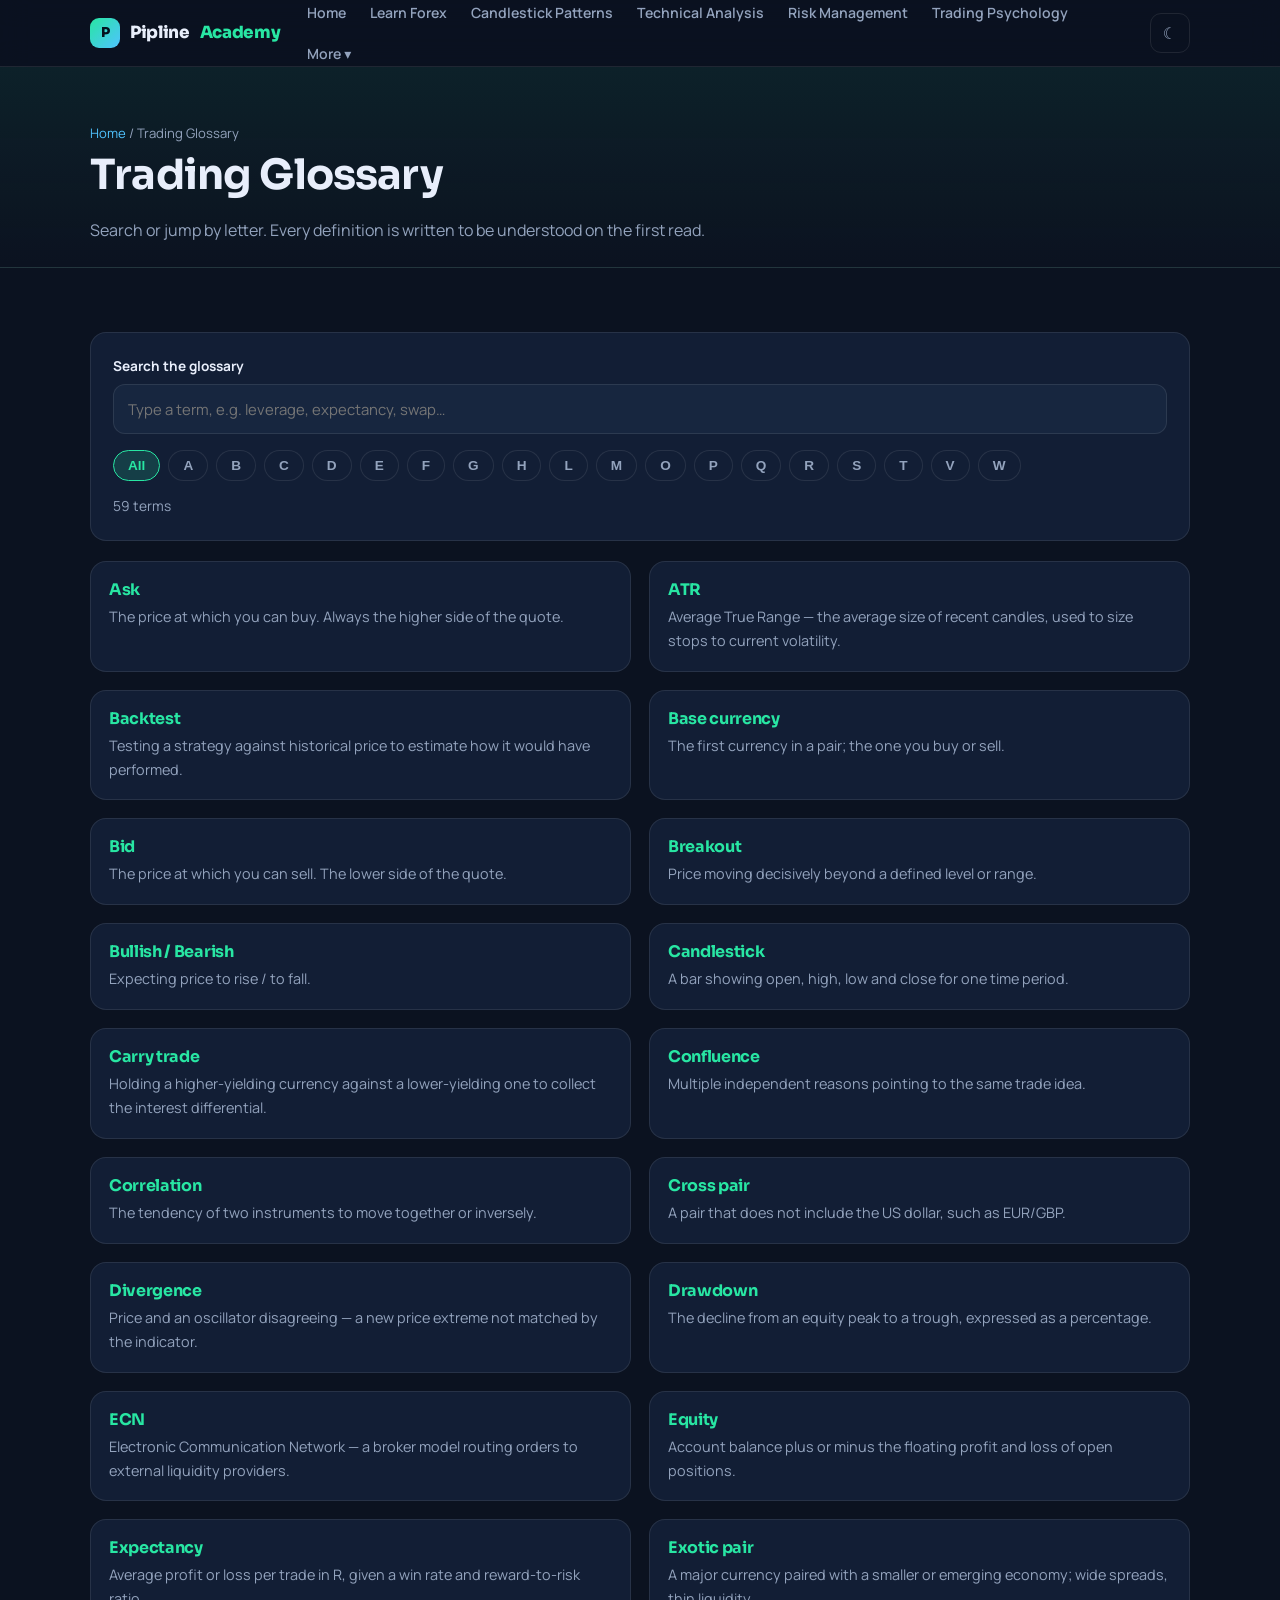
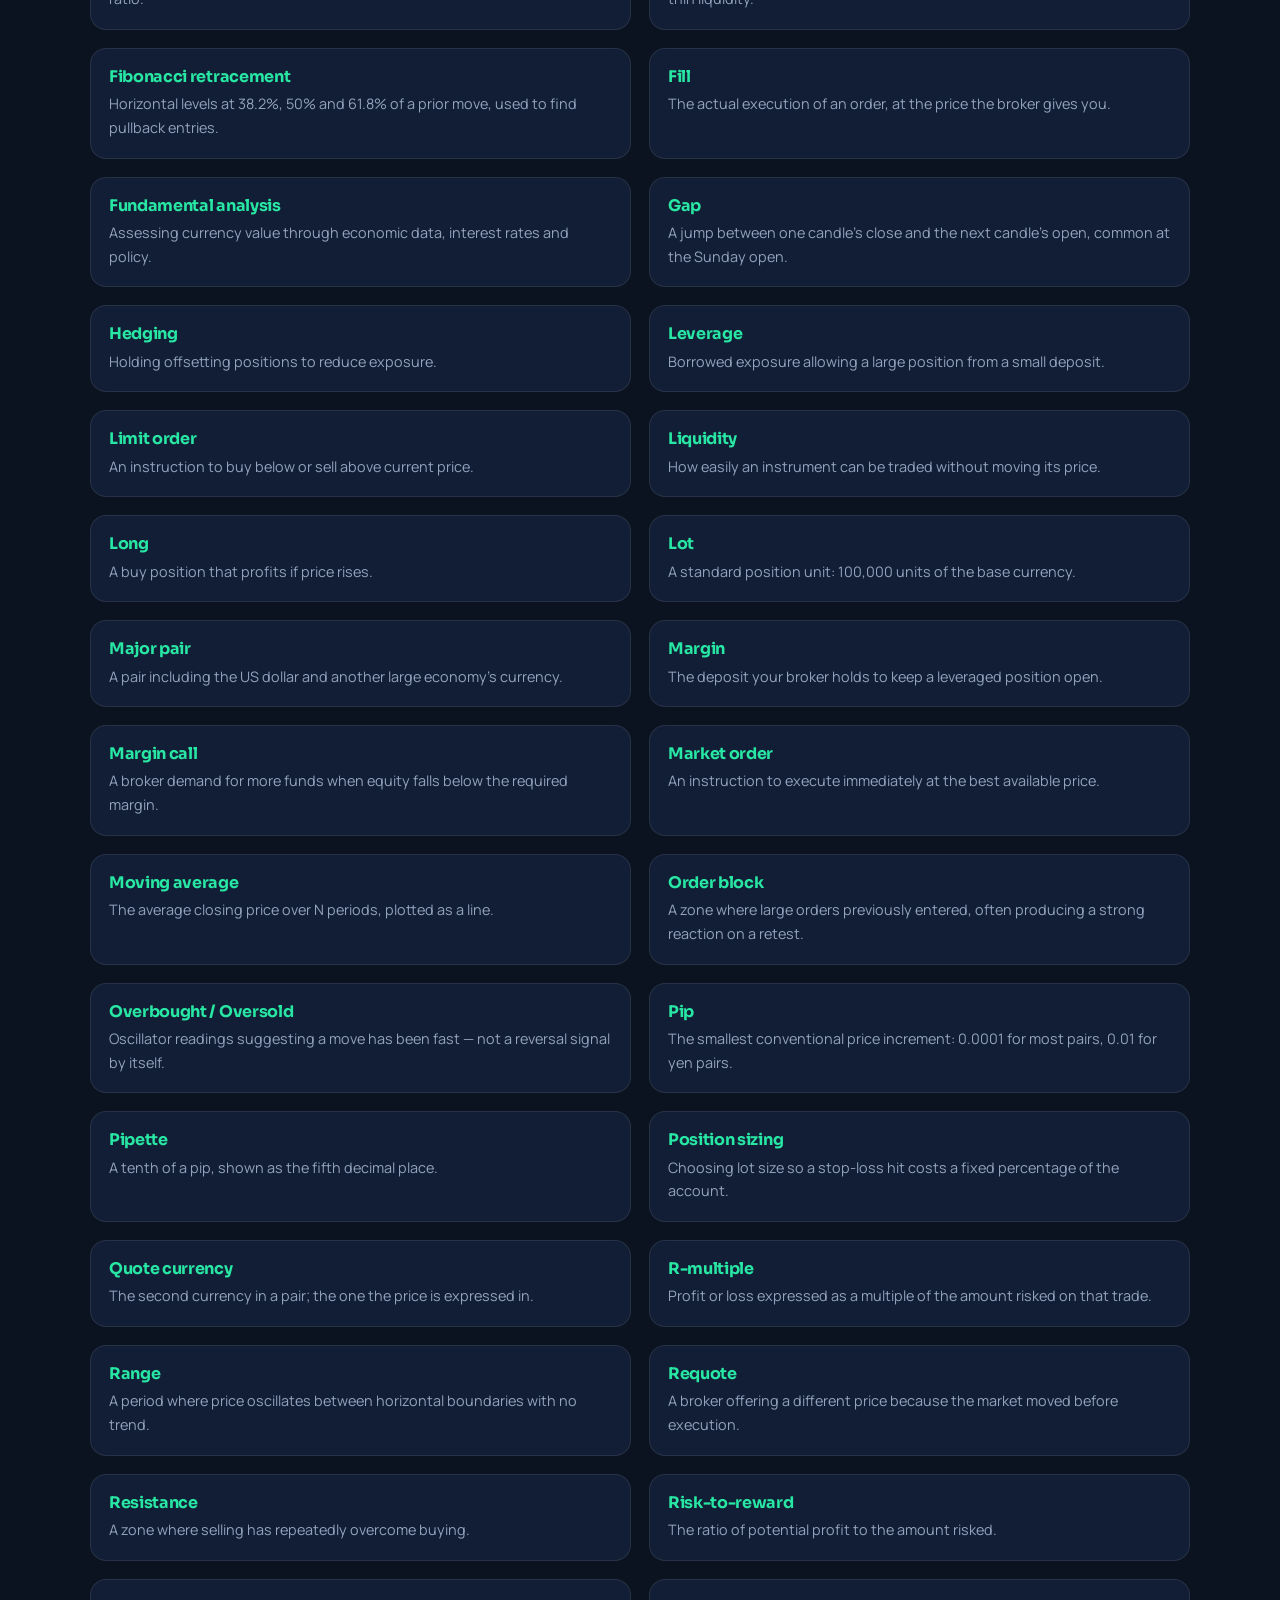
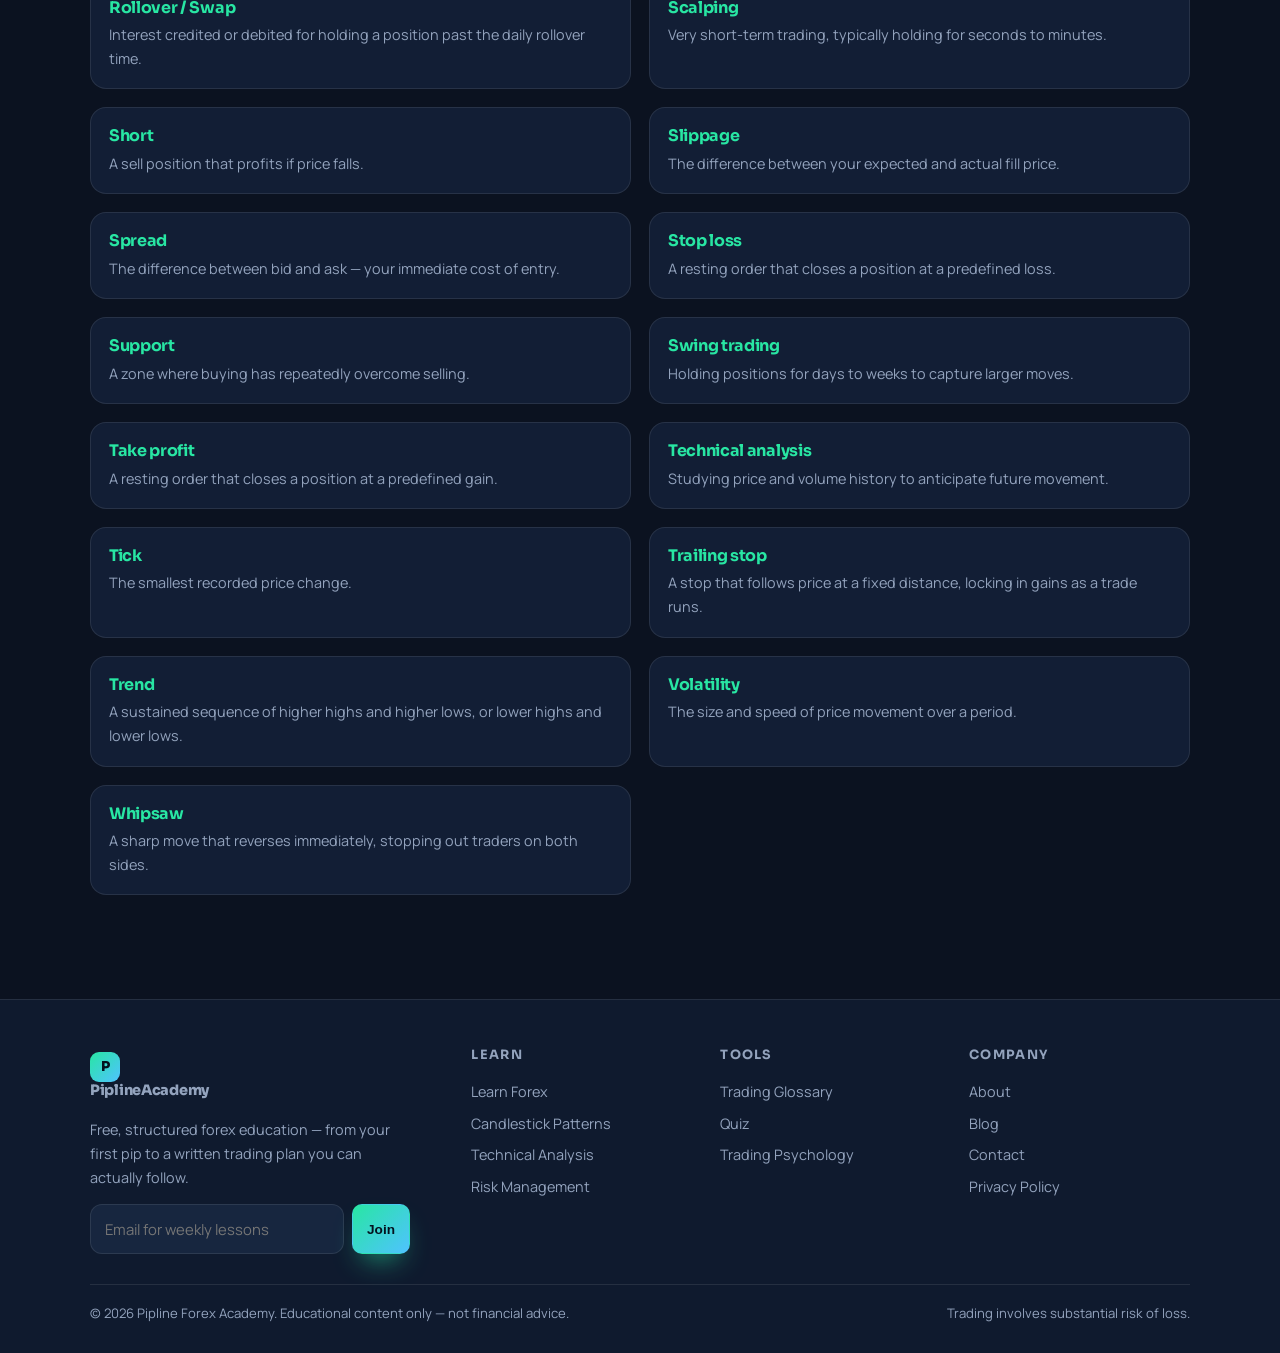
<file: glossary.html>
<!DOCTYPE html>
<html lang="en">
<head>
<meta charset="UTF-8" />
<meta name="viewport" content="width=device-width, initial-scale=1.0, maximum-scale=1, user-scalable=0">
<title>Trading Glossary | Pipline Forex Academy</title>
<meta name="description" content="A searchable A–Z glossary of forex and trading terms, defined in plain English." />
<meta property="og:title" content="Trading Glossary | Pipline Forex Academy" />
<meta property="og:description" content="A searchable A–Z glossary of forex and trading terms, defined in plain English." />
<meta property="og:type" content="website" />
<meta name="twitter:card" content="summary_large_image" />
<link rel="preconnect" href="https://fonts.googleapis.com" />
<link rel="icon" type="image/png" href="assets/icon.png">
<link rel="preconnect" href="https://fonts.gstatic.com" crossorigin />
<link href="https://fonts.googleapis.com/css2?family=Manrope:wght@400;600;700&family=Sora:wght@600;700;800&display=swap" rel="stylesheet" />
<link rel="stylesheet" href="assets/styles.css" />
</head>
<body>
<div id="readbar"></div>

<header class="site">
  <div class="container">
    <nav class="nav">
      <a class="brand" href="index.html"><span class="dot">P</span> Pipline<span style="color:var(--brand)">Academy</span></a>
      <div class="nav-links">
          <a href="index.html">Home</a>
          <a href="learn-forex.html">Learn Forex</a>
          <a href="candlestick-patterns.html">Candlestick Patterns</a>
          <a href="technical-analysis.html">Technical Analysis</a>
          <a href="risk-management.html">Risk Management</a>
          <a href="trading-psychology.html">Trading Psychology</a>
          <div class="nav-more">
            <button type="button">More ▾</button>
            <div class="dropdown">
            <a href="glossary.html">Trading Glossary</a>
            <a href="quiz.html">Quiz</a>
            <a href="blog.html">Blog</a>
            <a href="about.html">About</a>
            <a href="contact.html">Contact</a>
            <a href="privacy.html">Privacy Policy</a>
            </div>
          </div>
      </div>
      <div style="margin-left:auto;display:flex;gap:8px;align-items:center">
        <button class="icon-btn" data-theme-toggle type="button">☾</button>
        <button class="icon-btn burger" id="burger" type="button" aria-label="Menu">☰</button>
      </div>
    </nav>
  </div>
</header>
<div class="scrim" id="scrim"></div>
<aside class="drawer" id="drawer">
      <a href="index.html">Home</a>
      <a href="learn-forex.html">Learn Forex</a>
      <a href="candlestick-patterns.html">Candlestick Patterns</a>
      <a href="technical-analysis.html">Technical Analysis</a>
      <a href="risk-management.html">Risk Management</a>
      <a href="trading-psychology.html">Trading Psychology</a>
      <a href="glossary.html">Trading Glossary</a>
      <a href="quiz.html">Quiz</a>
      <a href="blog.html">Blog</a>
      <a href="about.html">About</a>
      <a href="contact.html">Contact</a>
      <a href="privacy.html">Privacy Policy</a>
</aside>

<main>
<section class="page-head">
  <div class="container">
    <div class="crumbs"><a href="index.html">Home</a> / Trading Glossary</div>
    <h1>Trading Glossary</h1>
    <p class="muted" style="max-width:66ch">Search or jump by letter. Every definition is written to be understood on the first read.</p>
  </div>
</section>
<section class="section">
  <div class="container">
    <div class="card" style="margin-bottom:20px">
      <div class="field mb-0"><label>Search the glossary</label><input id="gl-q" placeholder="Type a term, e.g. leverage, expectancy, swap…" /></div>
      <div class="pill-row" id="gl-letters" style="margin-top:14px">
        <button class="pill active" data-l="all">All</button>
        <button class="pill" data-l="A">A</button><button class="pill" data-l="B">B</button><button class="pill" data-l="C">C</button><button class="pill" data-l="D">D</button><button class="pill" data-l="E">E</button><button class="pill" data-l="F">F</button><button class="pill" data-l="G">G</button><button class="pill" data-l="H">H</button><button class="pill" data-l="L">L</button><button class="pill" data-l="M">M</button><button class="pill" data-l="O">O</button><button class="pill" data-l="P">P</button><button class="pill" data-l="Q">Q</button><button class="pill" data-l="R">R</button><button class="pill" data-l="S">S</button><button class="pill" data-l="T">T</button><button class="pill" data-l="V">V</button><button class="pill" data-l="W">W</button>
      </div>
      <p class="muted" style="margin:14px 0 0;font-size:.86rem"><span id="gl-count">59</span> terms</p>
    </div>
    <div class="grid g2" id="gl-grid">
      <div class="card" data-l="A" data-t="ask" style="padding:18px">
        <h3 style="margin:0 0 6px;font-size:1rem;color:var(--brand)">Ask</h3><p style="font-size:.9rem">The price at which you can buy. Always the higher side of the quote.</p></div>
      <div class="card" data-l="A" data-t="atr" style="padding:18px">
        <h3 style="margin:0 0 6px;font-size:1rem;color:var(--brand)">ATR</h3><p style="font-size:.9rem">Average True Range — the average size of recent candles, used to size stops to current volatility.</p></div>
      <div class="card" data-l="B" data-t="backtest" style="padding:18px">
        <h3 style="margin:0 0 6px;font-size:1rem;color:var(--brand)">Backtest</h3><p style="font-size:.9rem">Testing a strategy against historical price to estimate how it would have performed.</p></div>
      <div class="card" data-l="B" data-t="base currency" style="padding:18px">
        <h3 style="margin:0 0 6px;font-size:1rem;color:var(--brand)">Base currency</h3><p style="font-size:.9rem">The first currency in a pair; the one you buy or sell.</p></div>
      <div class="card" data-l="B" data-t="bid" style="padding:18px">
        <h3 style="margin:0 0 6px;font-size:1rem;color:var(--brand)">Bid</h3><p style="font-size:.9rem">The price at which you can sell. The lower side of the quote.</p></div>
      <div class="card" data-l="B" data-t="breakout" style="padding:18px">
        <h3 style="margin:0 0 6px;font-size:1rem;color:var(--brand)">Breakout</h3><p style="font-size:.9rem">Price moving decisively beyond a defined level or range.</p></div>
      <div class="card" data-l="B" data-t="bullish / bearish" style="padding:18px">
        <h3 style="margin:0 0 6px;font-size:1rem;color:var(--brand)">Bullish / Bearish</h3><p style="font-size:.9rem">Expecting price to rise / to fall.</p></div>
      <div class="card" data-l="C" data-t="candlestick" style="padding:18px">
        <h3 style="margin:0 0 6px;font-size:1rem;color:var(--brand)">Candlestick</h3><p style="font-size:.9rem">A bar showing open, high, low and close for one time period.</p></div>
      <div class="card" data-l="C" data-t="carry trade" style="padding:18px">
        <h3 style="margin:0 0 6px;font-size:1rem;color:var(--brand)">Carry trade</h3><p style="font-size:.9rem">Holding a higher-yielding currency against a lower-yielding one to collect the interest differential.</p></div>
      <div class="card" data-l="C" data-t="confluence" style="padding:18px">
        <h3 style="margin:0 0 6px;font-size:1rem;color:var(--brand)">Confluence</h3><p style="font-size:.9rem">Multiple independent reasons pointing to the same trade idea.</p></div>
      <div class="card" data-l="C" data-t="correlation" style="padding:18px">
        <h3 style="margin:0 0 6px;font-size:1rem;color:var(--brand)">Correlation</h3><p style="font-size:.9rem">The tendency of two instruments to move together or inversely.</p></div>
      <div class="card" data-l="C" data-t="cross pair" style="padding:18px">
        <h3 style="margin:0 0 6px;font-size:1rem;color:var(--brand)">Cross pair</h3><p style="font-size:.9rem">A pair that does not include the US dollar, such as EUR/GBP.</p></div>
      <div class="card" data-l="D" data-t="divergence" style="padding:18px">
        <h3 style="margin:0 0 6px;font-size:1rem;color:var(--brand)">Divergence</h3><p style="font-size:.9rem">Price and an oscillator disagreeing — a new price extreme not matched by the indicator.</p></div>
      <div class="card" data-l="D" data-t="drawdown" style="padding:18px">
        <h3 style="margin:0 0 6px;font-size:1rem;color:var(--brand)">Drawdown</h3><p style="font-size:.9rem">The decline from an equity peak to a trough, expressed as a percentage.</p></div>
      <div class="card" data-l="E" data-t="ecn" style="padding:18px">
        <h3 style="margin:0 0 6px;font-size:1rem;color:var(--brand)">ECN</h3><p style="font-size:.9rem">Electronic Communication Network — a broker model routing orders to external liquidity providers.</p></div>
      <div class="card" data-l="E" data-t="equity" style="padding:18px">
        <h3 style="margin:0 0 6px;font-size:1rem;color:var(--brand)">Equity</h3><p style="font-size:.9rem">Account balance plus or minus the floating profit and loss of open positions.</p></div>
      <div class="card" data-l="E" data-t="expectancy" style="padding:18px">
        <h3 style="margin:0 0 6px;font-size:1rem;color:var(--brand)">Expectancy</h3><p style="font-size:.9rem">Average profit or loss per trade in R, given a win rate and reward-to-risk ratio.</p></div>
      <div class="card" data-l="E" data-t="exotic pair" style="padding:18px">
        <h3 style="margin:0 0 6px;font-size:1rem;color:var(--brand)">Exotic pair</h3><p style="font-size:.9rem">A major currency paired with a smaller or emerging economy; wide spreads, thin liquidity.</p></div>
      <div class="card" data-l="F" data-t="fibonacci retracement" style="padding:18px">
        <h3 style="margin:0 0 6px;font-size:1rem;color:var(--brand)">Fibonacci retracement</h3><p style="font-size:.9rem">Horizontal levels at 38.2%, 50% and 61.8% of a prior move, used to find pullback entries.</p></div>
      <div class="card" data-l="F" data-t="fill" style="padding:18px">
        <h3 style="margin:0 0 6px;font-size:1rem;color:var(--brand)">Fill</h3><p style="font-size:.9rem">The actual execution of an order, at the price the broker gives you.</p></div>
      <div class="card" data-l="F" data-t="fundamental analysis" style="padding:18px">
        <h3 style="margin:0 0 6px;font-size:1rem;color:var(--brand)">Fundamental analysis</h3><p style="font-size:.9rem">Assessing currency value through economic data, interest rates and policy.</p></div>
      <div class="card" data-l="G" data-t="gap" style="padding:18px">
        <h3 style="margin:0 0 6px;font-size:1rem;color:var(--brand)">Gap</h3><p style="font-size:.9rem">A jump between one candle's close and the next candle's open, common at the Sunday open.</p></div>
      <div class="card" data-l="H" data-t="hedging" style="padding:18px">
        <h3 style="margin:0 0 6px;font-size:1rem;color:var(--brand)">Hedging</h3><p style="font-size:.9rem">Holding offsetting positions to reduce exposure.</p></div>
      <div class="card" data-l="L" data-t="leverage" style="padding:18px">
        <h3 style="margin:0 0 6px;font-size:1rem;color:var(--brand)">Leverage</h3><p style="font-size:.9rem">Borrowed exposure allowing a large position from a small deposit.</p></div>
      <div class="card" data-l="L" data-t="limit order" style="padding:18px">
        <h3 style="margin:0 0 6px;font-size:1rem;color:var(--brand)">Limit order</h3><p style="font-size:.9rem">An instruction to buy below or sell above current price.</p></div>
      <div class="card" data-l="L" data-t="liquidity" style="padding:18px">
        <h3 style="margin:0 0 6px;font-size:1rem;color:var(--brand)">Liquidity</h3><p style="font-size:.9rem">How easily an instrument can be traded without moving its price.</p></div>
      <div class="card" data-l="L" data-t="long" style="padding:18px">
        <h3 style="margin:0 0 6px;font-size:1rem;color:var(--brand)">Long</h3><p style="font-size:.9rem">A buy position that profits if price rises.</p></div>
      <div class="card" data-l="L" data-t="lot" style="padding:18px">
        <h3 style="margin:0 0 6px;font-size:1rem;color:var(--brand)">Lot</h3><p style="font-size:.9rem">A standard position unit: 100,000 units of the base currency.</p></div>
      <div class="card" data-l="M" data-t="major pair" style="padding:18px">
        <h3 style="margin:0 0 6px;font-size:1rem;color:var(--brand)">Major pair</h3><p style="font-size:.9rem">A pair including the US dollar and another large economy's currency.</p></div>
      <div class="card" data-l="M" data-t="margin" style="padding:18px">
        <h3 style="margin:0 0 6px;font-size:1rem;color:var(--brand)">Margin</h3><p style="font-size:.9rem">The deposit your broker holds to keep a leveraged position open.</p></div>
      <div class="card" data-l="M" data-t="margin call" style="padding:18px">
        <h3 style="margin:0 0 6px;font-size:1rem;color:var(--brand)">Margin call</h3><p style="font-size:.9rem">A broker demand for more funds when equity falls below the required margin.</p></div>
      <div class="card" data-l="M" data-t="market order" style="padding:18px">
        <h3 style="margin:0 0 6px;font-size:1rem;color:var(--brand)">Market order</h3><p style="font-size:.9rem">An instruction to execute immediately at the best available price.</p></div>
      <div class="card" data-l="M" data-t="moving average" style="padding:18px">
        <h3 style="margin:0 0 6px;font-size:1rem;color:var(--brand)">Moving average</h3><p style="font-size:.9rem">The average closing price over N periods, plotted as a line.</p></div>
      <div class="card" data-l="O" data-t="order block" style="padding:18px">
        <h3 style="margin:0 0 6px;font-size:1rem;color:var(--brand)">Order block</h3><p style="font-size:.9rem">A zone where large orders previously entered, often producing a strong reaction on a retest.</p></div>
      <div class="card" data-l="O" data-t="overbought / oversold" style="padding:18px">
        <h3 style="margin:0 0 6px;font-size:1rem;color:var(--brand)">Overbought / Oversold</h3><p style="font-size:.9rem">Oscillator readings suggesting a move has been fast — not a reversal signal by itself.</p></div>
      <div class="card" data-l="P" data-t="pip" style="padding:18px">
        <h3 style="margin:0 0 6px;font-size:1rem;color:var(--brand)">Pip</h3><p style="font-size:.9rem">The smallest conventional price increment: 0.0001 for most pairs, 0.01 for yen pairs.</p></div>
      <div class="card" data-l="P" data-t="pipette" style="padding:18px">
        <h3 style="margin:0 0 6px;font-size:1rem;color:var(--brand)">Pipette</h3><p style="font-size:.9rem">A tenth of a pip, shown as the fifth decimal place.</p></div>
      <div class="card" data-l="P" data-t="position sizing" style="padding:18px">
        <h3 style="margin:0 0 6px;font-size:1rem;color:var(--brand)">Position sizing</h3><p style="font-size:.9rem">Choosing lot size so a stop-loss hit costs a fixed percentage of the account.</p></div>
      <div class="card" data-l="Q" data-t="quote currency" style="padding:18px">
        <h3 style="margin:0 0 6px;font-size:1rem;color:var(--brand)">Quote currency</h3><p style="font-size:.9rem">The second currency in a pair; the one the price is expressed in.</p></div>
      <div class="card" data-l="R" data-t="r-multiple" style="padding:18px">
        <h3 style="margin:0 0 6px;font-size:1rem;color:var(--brand)">R-multiple</h3><p style="font-size:.9rem">Profit or loss expressed as a multiple of the amount risked on that trade.</p></div>
      <div class="card" data-l="R" data-t="range" style="padding:18px">
        <h3 style="margin:0 0 6px;font-size:1rem;color:var(--brand)">Range</h3><p style="font-size:.9rem">A period where price oscillates between horizontal boundaries with no trend.</p></div>
      <div class="card" data-l="R" data-t="requote" style="padding:18px">
        <h3 style="margin:0 0 6px;font-size:1rem;color:var(--brand)">Requote</h3><p style="font-size:.9rem">A broker offering a different price because the market moved before execution.</p></div>
      <div class="card" data-l="R" data-t="resistance" style="padding:18px">
        <h3 style="margin:0 0 6px;font-size:1rem;color:var(--brand)">Resistance</h3><p style="font-size:.9rem">A zone where selling has repeatedly overcome buying.</p></div>
      <div class="card" data-l="R" data-t="risk-to-reward" style="padding:18px">
        <h3 style="margin:0 0 6px;font-size:1rem;color:var(--brand)">Risk-to-reward</h3><p style="font-size:.9rem">The ratio of potential profit to the amount risked.</p></div>
      <div class="card" data-l="R" data-t="rollover / swap" style="padding:18px">
        <h3 style="margin:0 0 6px;font-size:1rem;color:var(--brand)">Rollover / Swap</h3><p style="font-size:.9rem">Interest credited or debited for holding a position past the daily rollover time.</p></div>
      <div class="card" data-l="S" data-t="scalping" style="padding:18px">
        <h3 style="margin:0 0 6px;font-size:1rem;color:var(--brand)">Scalping</h3><p style="font-size:.9rem">Very short-term trading, typically holding for seconds to minutes.</p></div>
      <div class="card" data-l="S" data-t="short" style="padding:18px">
        <h3 style="margin:0 0 6px;font-size:1rem;color:var(--brand)">Short</h3><p style="font-size:.9rem">A sell position that profits if price falls.</p></div>
      <div class="card" data-l="S" data-t="slippage" style="padding:18px">
        <h3 style="margin:0 0 6px;font-size:1rem;color:var(--brand)">Slippage</h3><p style="font-size:.9rem">The difference between your expected and actual fill price.</p></div>
      <div class="card" data-l="S" data-t="spread" style="padding:18px">
        <h3 style="margin:0 0 6px;font-size:1rem;color:var(--brand)">Spread</h3><p style="font-size:.9rem">The difference between bid and ask — your immediate cost of entry.</p></div>
      <div class="card" data-l="S" data-t="stop loss" style="padding:18px">
        <h3 style="margin:0 0 6px;font-size:1rem;color:var(--brand)">Stop loss</h3><p style="font-size:.9rem">A resting order that closes a position at a predefined loss.</p></div>
      <div class="card" data-l="S" data-t="support" style="padding:18px">
        <h3 style="margin:0 0 6px;font-size:1rem;color:var(--brand)">Support</h3><p style="font-size:.9rem">A zone where buying has repeatedly overcome selling.</p></div>
      <div class="card" data-l="S" data-t="swing trading" style="padding:18px">
        <h3 style="margin:0 0 6px;font-size:1rem;color:var(--brand)">Swing trading</h3><p style="font-size:.9rem">Holding positions for days to weeks to capture larger moves.</p></div>
      <div class="card" data-l="T" data-t="take profit" style="padding:18px">
        <h3 style="margin:0 0 6px;font-size:1rem;color:var(--brand)">Take profit</h3><p style="font-size:.9rem">A resting order that closes a position at a predefined gain.</p></div>
      <div class="card" data-l="T" data-t="technical analysis" style="padding:18px">
        <h3 style="margin:0 0 6px;font-size:1rem;color:var(--brand)">Technical analysis</h3><p style="font-size:.9rem">Studying price and volume history to anticipate future movement.</p></div>
      <div class="card" data-l="T" data-t="tick" style="padding:18px">
        <h3 style="margin:0 0 6px;font-size:1rem;color:var(--brand)">Tick</h3><p style="font-size:.9rem">The smallest recorded price change.</p></div>
      <div class="card" data-l="T" data-t="trailing stop" style="padding:18px">
        <h3 style="margin:0 0 6px;font-size:1rem;color:var(--brand)">Trailing stop</h3><p style="font-size:.9rem">A stop that follows price at a fixed distance, locking in gains as a trade runs.</p></div>
      <div class="card" data-l="T" data-t="trend" style="padding:18px">
        <h3 style="margin:0 0 6px;font-size:1rem;color:var(--brand)">Trend</h3><p style="font-size:.9rem">A sustained sequence of higher highs and higher lows, or lower highs and lower lows.</p></div>
      <div class="card" data-l="V" data-t="volatility" style="padding:18px">
        <h3 style="margin:0 0 6px;font-size:1rem;color:var(--brand)">Volatility</h3><p style="font-size:.9rem">The size and speed of price movement over a period.</p></div>
      <div class="card" data-l="W" data-t="whipsaw" style="padding:18px">
        <h3 style="margin:0 0 6px;font-size:1rem;color:var(--brand)">Whipsaw</h3><p style="font-size:.9rem">A sharp move that reverses immediately, stopping out traders on both sides.</p></div>
    </div>
    <p class="muted center" id="gl-empty" style="display:none;margin-top:30px">No terms match that search.</p>
  </div>
</section>
</main>

<footer class="site">
  <div class="container">
    <div class="foot-grid">
      <div>
        <a class="brand" href="index.html"><span class="dot">P</span> PiplineAcademy</a>
        <p class="muted" style="font-size:.9rem;max-width:36ch">Free, structured forex education — from your first pip to a written trading plan you can actually follow.</p>
        <form data-newsletter style="display:flex;gap:8px;max-width:320px">
          <input type="email" placeholder="Email for weekly lessons" aria-label="Email" />
          <button class="btn btn-primary btn-sm" type="submit">Join</button>
        </form>
      </div>
      <div><h4>Learn</h4><a href="learn-forex.html">Learn Forex</a><a href="candlestick-patterns.html">Candlestick Patterns</a><a href="technical-analysis.html">Technical Analysis</a><a href="risk-management.html">Risk Management</a></div>
      <div><h4>Tools</h4><a href="glossary.html">Trading Glossary</a><a href="quiz.html">Quiz</a><a href="trading-psychology.html">Trading Psychology</a></div>
      <div><h4>Company</h4><a href="about.html">About</a><a href="blog.html">Blog</a><a href="contact.html">Contact</a><a href="privacy.html">Privacy Policy</a></div>
    </div>
    <div class="foot-bottom">
      <span>&copy; <span data-year></span> Pipline Forex Academy. Educational content only — not financial advice.</span>
      <span>Trading involves substantial risk of loss.</span>
    </div>
  </div>
</footer>

<button id="totop" title="Back to top">↑</button>
<div id="toasts"></div>
<script src="assets/app.js"></script>
<script>
document.addEventListener("pfa:ready",function(){
  var cards=PFA.$$("#gl-grid .card"), q=document.getElementById("gl-q"), L="all";
  function apply(){
    var s=q.value.trim().toLowerCase(),n=0;
    cards.forEach(function(c){
      var ok=(L==="all"||c.dataset.l===L)&&(!s||c.textContent.toLowerCase().includes(s));
      c.style.display=ok?"":"none"; if(ok)n++;
    });
    document.getElementById("gl-count").textContent=n;
    document.getElementById("gl-empty").style.display=n?"none":"block";
  }
  q.addEventListener("input",apply);
  PFA.$$("#gl-letters .pill").forEach(function(p){p.addEventListener("click",function(){
    PFA.$$("#gl-letters .pill").forEach(function(x){x.classList.remove("active")});
    p.classList.add("active");L=p.dataset.l;apply();});});
});
</script>
</body>
</html>
</file>
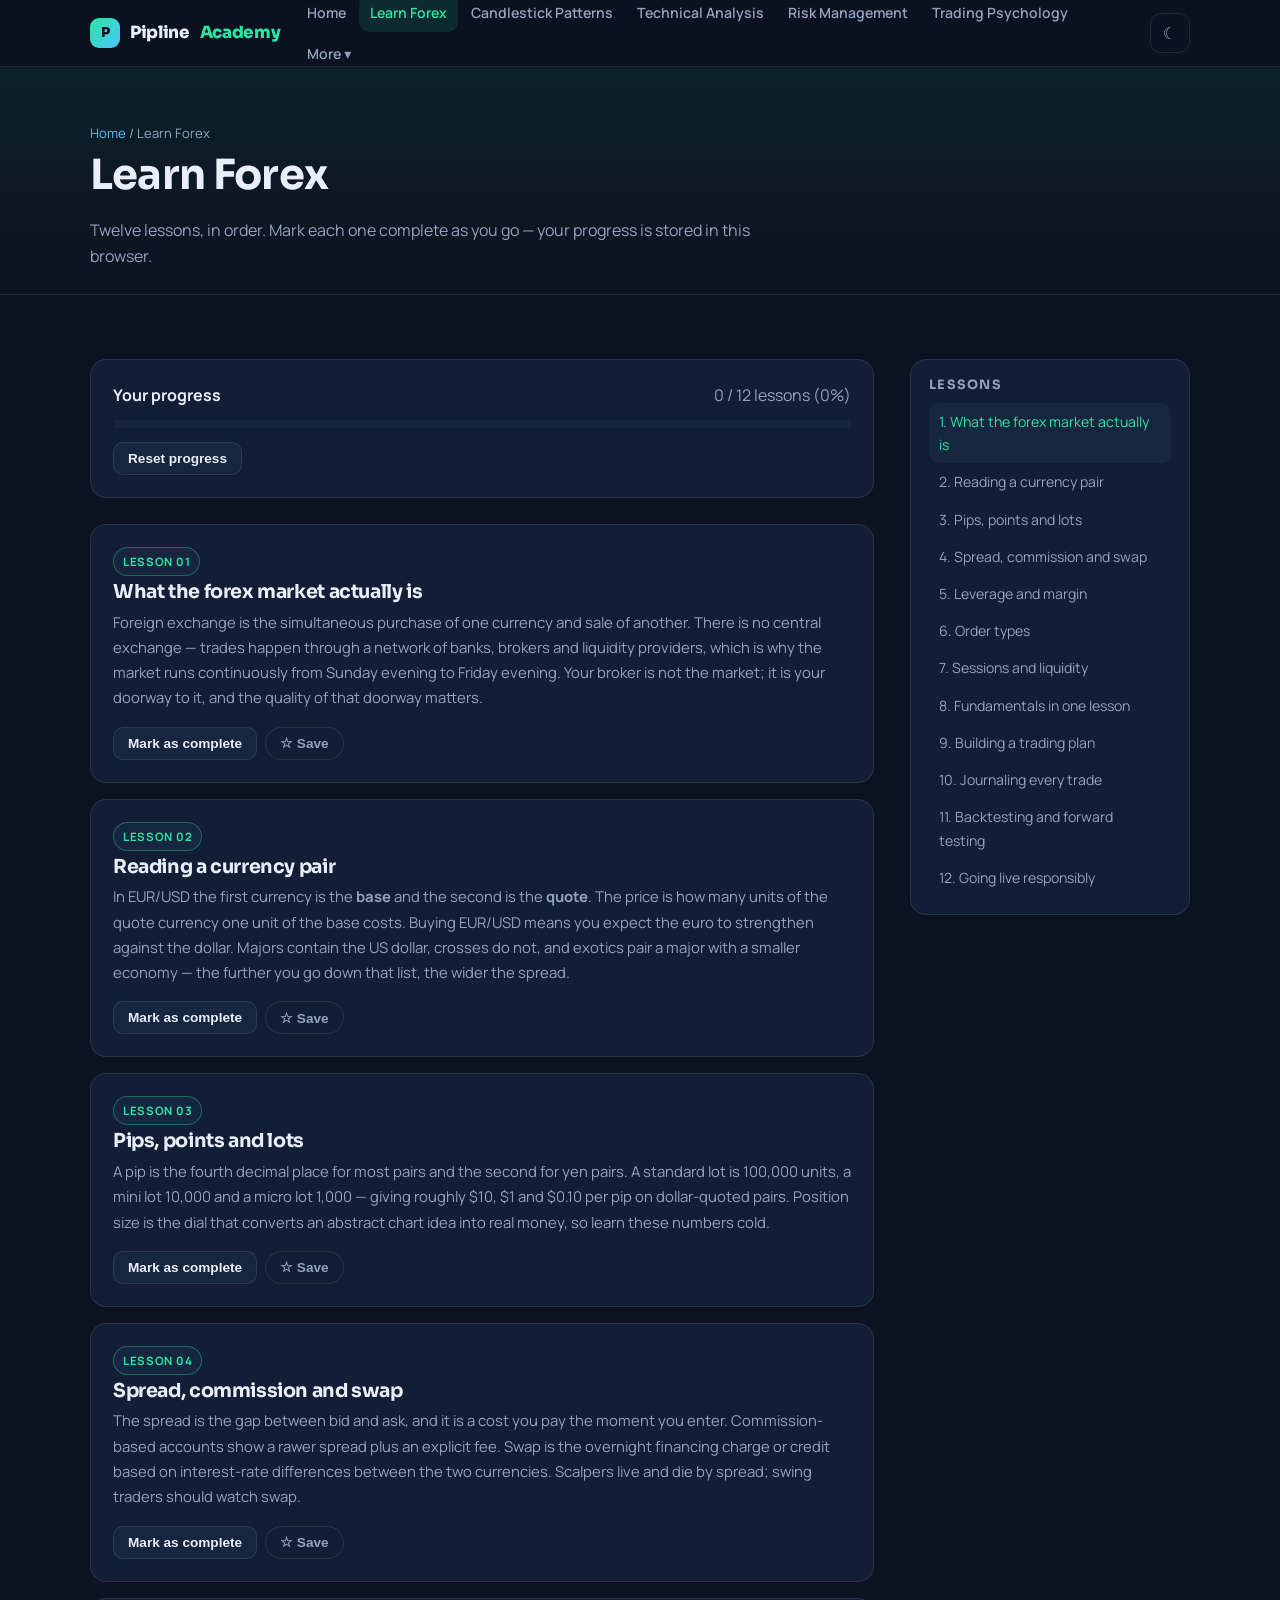
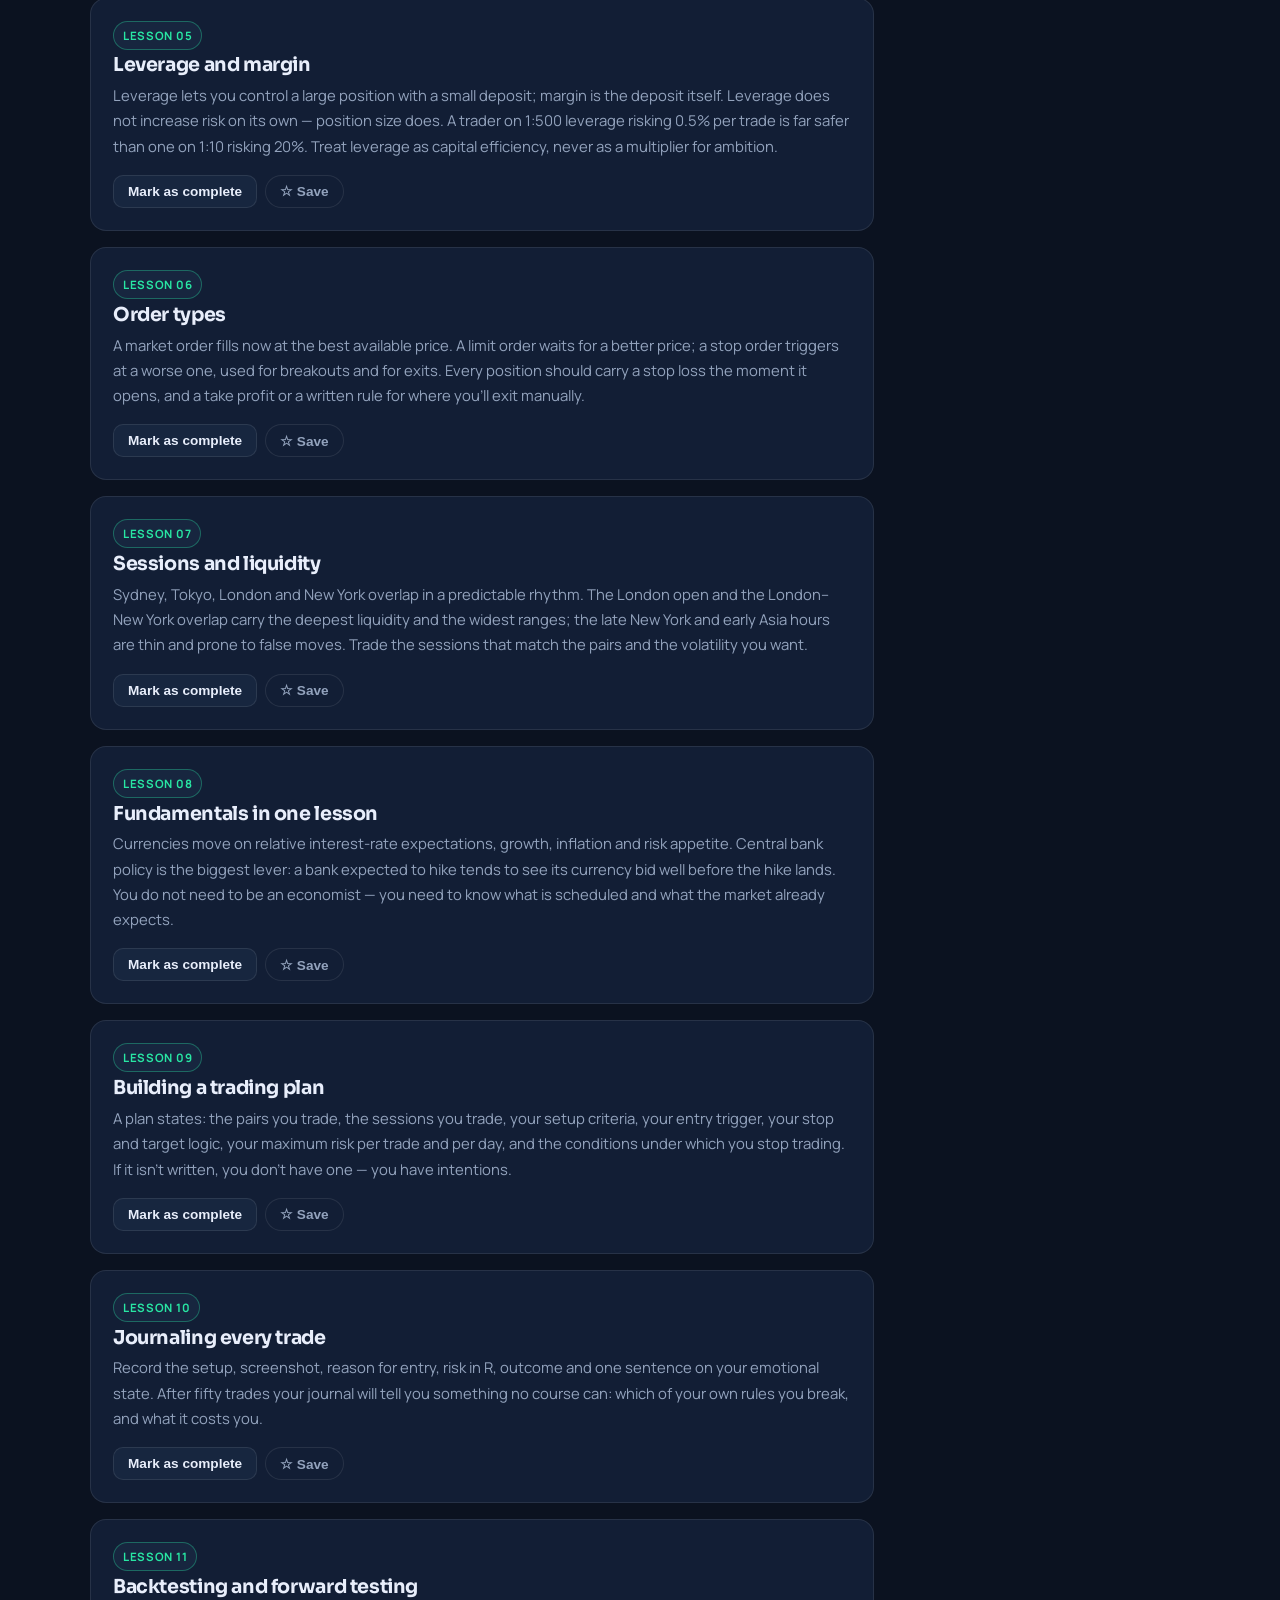
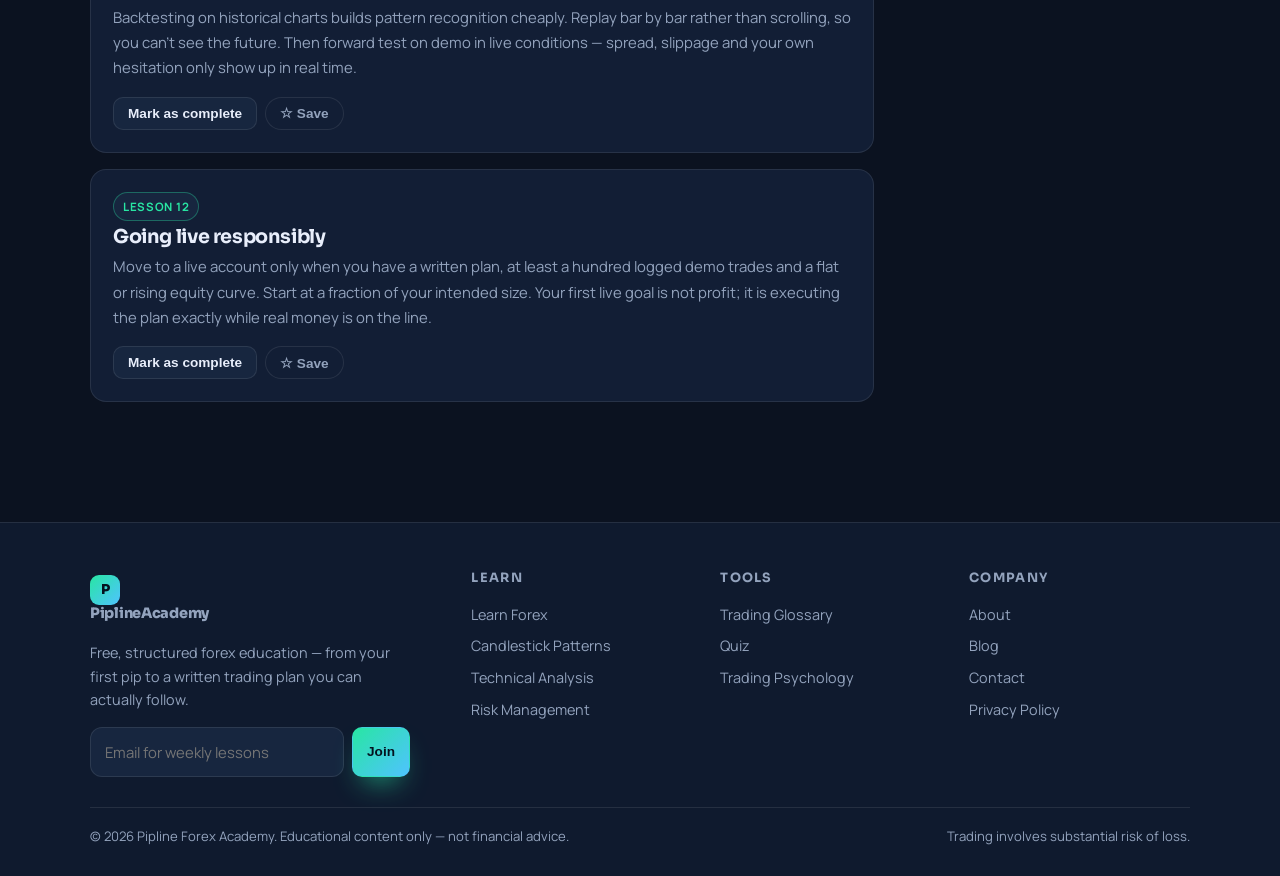
<file: learn-forex.html>
<!DOCTYPE html>
<html lang="en">
<head>
<meta charset="UTF-8" />
<meta name="viewport" content="width=device-width, initial-scale=1.0, maximum-scale=1, user-scalable=0">
<title>Learn Forex | Pipline Forex Academy</title>
<meta name="description" content="A twelve-lesson forex foundation course: pairs, pips, lots, leverage, orders, sessions, trading plans, journaling and going live." />
<meta property="og:title" content="Learn Forex | Pipline Forex Academy" />
<meta property="og:description" content="A twelve-lesson forex foundation course: pairs, pips, lots, leverage, orders, sessions, trading plans, journaling and going live." />
<meta property="og:type" content="website" />
<meta name="twitter:card" content="summary_large_image" />
<link rel="preconnect" href="https://fonts.googleapis.com" />
<link rel="icon" type="image/png" href="assets/icon.png">
<link rel="preconnect" href="https://fonts.gstatic.com" crossorigin />
<link href="https://fonts.googleapis.com/css2?family=Manrope:wght@400;600;700&family=Sora:wght@600;700;800&display=swap" rel="stylesheet" />
<link rel="stylesheet" href="assets/styles.css" />
</head>
<body>
<div id="readbar"></div>

<header class="site">
  <div class="container">
    <nav class="nav">
      <a class="brand" href="index.html"><span class="dot">P</span> Pipline<span style="color:var(--brand)">Academy</span></a>
      <div class="nav-links">
          <a href="index.html">Home</a>
          <a href="learn-forex.html">Learn Forex</a>
          <a href="candlestick-patterns.html">Candlestick Patterns</a>
          <a href="technical-analysis.html">Technical Analysis</a>
          <a href="risk-management.html">Risk Management</a>
          <a href="trading-psychology.html">Trading Psychology</a>
          <div class="nav-more">
            <button type="button">More ▾</button>
            <div class="dropdown">
            <a href="glossary.html">Trading Glossary</a>
            <a href="quiz.html">Quiz</a>
            <a href="blog.html">Blog</a>
            <a href="about.html">About</a>
            <a href="contact.html">Contact</a>
            <a href="privacy.html">Privacy Policy</a>
            </div>
          </div>
      </div>
      <div style="margin-left:auto;display:flex;gap:8px;align-items:center">
        <button class="icon-btn" data-theme-toggle type="button">☾</button>
        <button class="icon-btn burger" id="burger" type="button" aria-label="Menu">☰</button>
      </div>
    </nav>
  </div>
</header>
<div class="scrim" id="scrim"></div>
<aside class="drawer" id="drawer">
      <a href="index.html">Home</a>
      <a href="learn-forex.html">Learn Forex</a>
      <a href="candlestick-patterns.html">Candlestick Patterns</a>
      <a href="technical-analysis.html">Technical Analysis</a>
      <a href="risk-management.html">Risk Management</a>
      <a href="trading-psychology.html">Trading Psychology</a>
      <a href="glossary.html">Trading Glossary</a>
      <a href="quiz.html">Quiz</a>
      <a href="blog.html">Blog</a>
      <a href="about.html">About</a>
      <a href="contact.html">Contact</a>
      <a href="privacy.html">Privacy Policy</a>
</aside>

<main>
<section class="page-head">
  <div class="container">
    <div class="crumbs"><a href="index.html">Home</a> / Learn Forex</div>
    <h1>Learn Forex</h1>
    <p class="muted" style="max-width:66ch">Twelve lessons, in order. Mark each one complete as you go — your progress is stored in this browser.</p>
  </div>
</section>
<section class="section">
  <div class="container with-aside">
    <div>
      <div class="card" style="margin-bottom:26px">
        <div style="display:flex;justify-content:space-between;flex-wrap:wrap;gap:8px">
          <strong>Your progress</strong><span class="muted" data-progress-text>0 / 12</span>
        </div>
        <div class="bar" data-progress-bar style="margin-top:12px"><i></i></div>
        <div data-progress-total="12" hidden></div>
        <button class="btn btn-ghost btn-sm" id="resetProgress" style="margin-top:14px">Reset progress</button>
      </div>
      <article id="l1" class="card reveal" style="margin-bottom:16px">
        <span class="tag green">Lesson 01</span>
        <h3 style="font-size:1.2rem">What the forex market actually is</h3>
        <p style="line-height:1.7">Foreign exchange is the simultaneous purchase of one currency and sale of another. There is no central exchange — trades happen through a network of banks, brokers and liquidity providers, which is why the market runs continuously from Sunday evening to Friday evening. Your broker is not the market; it is your doorway to it, and the quality of that doorway matters.</p>
        <div style="display:flex;gap:8px;margin-top:16px;flex-wrap:wrap">
          <button class="btn btn-sm btn-ghost" data-lesson-done="l1">Mark as complete</button>
          <button class="pill" data-bookmark="l1">☆ Save</button>
        </div>
      </article>
      <article id="l2" class="card reveal" style="margin-bottom:16px">
        <span class="tag green">Lesson 02</span>
        <h3 style="font-size:1.2rem">Reading a currency pair</h3>
        <p style="line-height:1.7">In EUR/USD the first currency is the <strong>base</strong> and the second is the <strong>quote</strong>. The price is how many units of the quote currency one unit of the base costs. Buying EUR/USD means you expect the euro to strengthen against the dollar. Majors contain the US dollar, crosses do not, and exotics pair a major with a smaller economy — the further you go down that list, the wider the spread.</p>
        <div style="display:flex;gap:8px;margin-top:16px;flex-wrap:wrap">
          <button class="btn btn-sm btn-ghost" data-lesson-done="l2">Mark as complete</button>
          <button class="pill" data-bookmark="l2">☆ Save</button>
        </div>
      </article>
      <article id="l3" class="card reveal" style="margin-bottom:16px">
        <span class="tag green">Lesson 03</span>
        <h3 style="font-size:1.2rem">Pips, points and lots</h3>
        <p style="line-height:1.7">A pip is the fourth decimal place for most pairs and the second for yen pairs. A standard lot is 100,000 units, a mini lot 10,000 and a micro lot 1,000 — giving roughly $10, $1 and $0.10 per pip on dollar-quoted pairs. Position size is the dial that converts an abstract chart idea into real money, so learn these numbers cold.</p>
        <div style="display:flex;gap:8px;margin-top:16px;flex-wrap:wrap">
          <button class="btn btn-sm btn-ghost" data-lesson-done="l3">Mark as complete</button>
          <button class="pill" data-bookmark="l3">☆ Save</button>
        </div>
      </article>
      <article id="l4" class="card reveal" style="margin-bottom:16px">
        <span class="tag green">Lesson 04</span>
        <h3 style="font-size:1.2rem">Spread, commission and swap</h3>
        <p style="line-height:1.7">The spread is the gap between bid and ask, and it is a cost you pay the moment you enter. Commission-based accounts show a rawer spread plus an explicit fee. Swap is the overnight financing charge or credit based on interest-rate differences between the two currencies. Scalpers live and die by spread; swing traders should watch swap.</p>
        <div style="display:flex;gap:8px;margin-top:16px;flex-wrap:wrap">
          <button class="btn btn-sm btn-ghost" data-lesson-done="l4">Mark as complete</button>
          <button class="pill" data-bookmark="l4">☆ Save</button>
        </div>
      </article>
      <article id="l5" class="card reveal" style="margin-bottom:16px">
        <span class="tag green">Lesson 05</span>
        <h3 style="font-size:1.2rem">Leverage and margin</h3>
        <p style="line-height:1.7">Leverage lets you control a large position with a small deposit; margin is the deposit itself. Leverage does not increase risk on its own — position size does. A trader on 1:500 leverage risking 0.5% per trade is far safer than one on 1:10 risking 20%. Treat leverage as capital efficiency, never as a multiplier for ambition.</p>
        <div style="display:flex;gap:8px;margin-top:16px;flex-wrap:wrap">
          <button class="btn btn-sm btn-ghost" data-lesson-done="l5">Mark as complete</button>
          <button class="pill" data-bookmark="l5">☆ Save</button>
        </div>
      </article>
      <article id="l6" class="card reveal" style="margin-bottom:16px">
        <span class="tag green">Lesson 06</span>
        <h3 style="font-size:1.2rem">Order types</h3>
        <p style="line-height:1.7">A market order fills now at the best available price. A limit order waits for a better price; a stop order triggers at a worse one, used for breakouts and for exits. Every position should carry a stop loss the moment it opens, and a take profit or a written rule for where you'll exit manually.</p>
        <div style="display:flex;gap:8px;margin-top:16px;flex-wrap:wrap">
          <button class="btn btn-sm btn-ghost" data-lesson-done="l6">Mark as complete</button>
          <button class="pill" data-bookmark="l6">☆ Save</button>
        </div>
      </article>
      <article id="l7" class="card reveal" style="margin-bottom:16px">
        <span class="tag green">Lesson 07</span>
        <h3 style="font-size:1.2rem">Sessions and liquidity</h3>
        <p style="line-height:1.7">Sydney, Tokyo, London and New York overlap in a predictable rhythm. The London open and the London–New York overlap carry the deepest liquidity and the widest ranges; the late New York and early Asia hours are thin and prone to false moves. Trade the sessions that match the pairs and the volatility you want.</p>
        <div style="display:flex;gap:8px;margin-top:16px;flex-wrap:wrap">
          <button class="btn btn-sm btn-ghost" data-lesson-done="l7">Mark as complete</button>
          <button class="pill" data-bookmark="l7">☆ Save</button>
        </div>
      </article>
      <article id="l8" class="card reveal" style="margin-bottom:16px">
        <span class="tag green">Lesson 08</span>
        <h3 style="font-size:1.2rem">Fundamentals in one lesson</h3>
        <p style="line-height:1.7">Currencies move on relative interest-rate expectations, growth, inflation and risk appetite. Central bank policy is the biggest lever: a bank expected to hike tends to see its currency bid well before the hike lands. You do not need to be an economist — you need to know what is scheduled and what the market already expects.</p>
        <div style="display:flex;gap:8px;margin-top:16px;flex-wrap:wrap">
          <button class="btn btn-sm btn-ghost" data-lesson-done="l8">Mark as complete</button>
          <button class="pill" data-bookmark="l8">☆ Save</button>
        </div>
      </article>
      <article id="l9" class="card reveal" style="margin-bottom:16px">
        <span class="tag green">Lesson 09</span>
        <h3 style="font-size:1.2rem">Building a trading plan</h3>
        <p style="line-height:1.7">A plan states: the pairs you trade, the sessions you trade, your setup criteria, your entry trigger, your stop and target logic, your maximum risk per trade and per day, and the conditions under which you stop trading. If it isn't written, you don't have one — you have intentions.</p>
        <div style="display:flex;gap:8px;margin-top:16px;flex-wrap:wrap">
          <button class="btn btn-sm btn-ghost" data-lesson-done="l9">Mark as complete</button>
          <button class="pill" data-bookmark="l9">☆ Save</button>
        </div>
      </article>
      <article id="l10" class="card reveal" style="margin-bottom:16px">
        <span class="tag green">Lesson 10</span>
        <h3 style="font-size:1.2rem">Journaling every trade</h3>
        <p style="line-height:1.7">Record the setup, screenshot, reason for entry, risk in R, outcome and one sentence on your emotional state. After fifty trades your journal will tell you something no course can: which of your own rules you break, and what it costs you.</p>
        <div style="display:flex;gap:8px;margin-top:16px;flex-wrap:wrap">
          <button class="btn btn-sm btn-ghost" data-lesson-done="l10">Mark as complete</button>
          <button class="pill" data-bookmark="l10">☆ Save</button>
        </div>
      </article>
      <article id="l11" class="card reveal" style="margin-bottom:16px">
        <span class="tag green">Lesson 11</span>
        <h3 style="font-size:1.2rem">Backtesting and forward testing</h3>
        <p style="line-height:1.7">Backtesting on historical charts builds pattern recognition cheaply. Replay bar by bar rather than scrolling, so you can't see the future. Then forward test on demo in live conditions — spread, slippage and your own hesitation only show up in real time.</p>
        <div style="display:flex;gap:8px;margin-top:16px;flex-wrap:wrap">
          <button class="btn btn-sm btn-ghost" data-lesson-done="l11">Mark as complete</button>
          <button class="pill" data-bookmark="l11">☆ Save</button>
        </div>
      </article>
      <article id="l12" class="card reveal" style="margin-bottom:16px">
        <span class="tag green">Lesson 12</span>
        <h3 style="font-size:1.2rem">Going live responsibly</h3>
        <p style="line-height:1.7">Move to a live account only when you have a written plan, at least a hundred logged demo trades and a flat or rising equity curve. Start at a fraction of your intended size. Your first live goal is not profit; it is executing the plan exactly while real money is on the line.</p>
        <div style="display:flex;gap:8px;margin-top:16px;flex-wrap:wrap">
          <button class="btn btn-sm btn-ghost" data-lesson-done="l12">Mark as complete</button>
          <button class="pill" data-bookmark="l12">☆ Save</button>
        </div>
      </article>
    </div>
    <div class="aside">
      <h4 style="margin:0 0 10px;font-size:.8rem;text-transform:uppercase;letter-spacing:.1em;color:var(--muted)">Lessons</h4>
      <nav class="toc"><a href="#l1">1. What the forex market actually is</a><a href="#l2">2. Reading a currency pair</a><a href="#l3">3. Pips, points and lots</a><a href="#l4">4. Spread, commission and swap</a><a href="#l5">5. Leverage and margin</a><a href="#l6">6. Order types</a><a href="#l7">7. Sessions and liquidity</a><a href="#l8">8. Fundamentals in one lesson</a><a href="#l9">9. Building a trading plan</a><a href="#l10">10. Journaling every trade</a><a href="#l11">11. Backtesting and forward testing</a><a href="#l12">12. Going live responsibly</a></nav>
    </div>
  </div>
</section>
</main>

<footer class="site">
  <div class="container">
    <div class="foot-grid">
      <div>
        <a class="brand" href="index.html"><span class="dot">P</span> PiplineAcademy</a>
        <p class="muted" style="font-size:.9rem;max-width:36ch">Free, structured forex education — from your first pip to a written trading plan you can actually follow.</p>
        <form data-newsletter style="display:flex;gap:8px;max-width:320px">
          <input type="email" placeholder="Email for weekly lessons" aria-label="Email" />
          <button class="btn btn-primary btn-sm" type="submit">Join</button>
        </form>
      </div>
      <div><h4>Learn</h4><a href="learn-forex.html">Learn Forex</a><a href="candlestick-patterns.html">Candlestick Patterns</a><a href="technical-analysis.html">Technical Analysis</a><a href="risk-management.html">Risk Management</a></div>
      <div><h4>Tools</h4><a href="glossary.html">Trading Glossary</a><a href="quiz.html">Quiz</a><a href="trading-psychology.html">Trading Psychology</a></div>
      <div><h4>Company</h4><a href="about.html">About</a><a href="blog.html">Blog</a><a href="contact.html">Contact</a><a href="privacy.html">Privacy Policy</a></div>
    </div>
    <div class="foot-bottom">
      <span>&copy; <span data-year></span> Pipline Forex Academy. Educational content only — not financial advice.</span>
      <span>Trading involves substantial risk of loss.</span>
    </div>
  </div>
</footer>

<button id="totop" title="Back to top">↑</button>
<div id="toasts"></div>
<script src="assets/app.js"></script>
<script>
document.addEventListener("pfa:ready",function(){
  document.getElementById("resetProgress").addEventListener("click",function(){
    PFA.store.set("done",[]);
    document.querySelectorAll("[data-lesson-done]").forEach(function(b){b.textContent="Mark as complete";b.className="btn btn-sm btn-ghost"});
    PFA.paintCourseProgress(); PFA.toast("Progress cleared");
  });
});
</script>
</body>
</html>
</file>
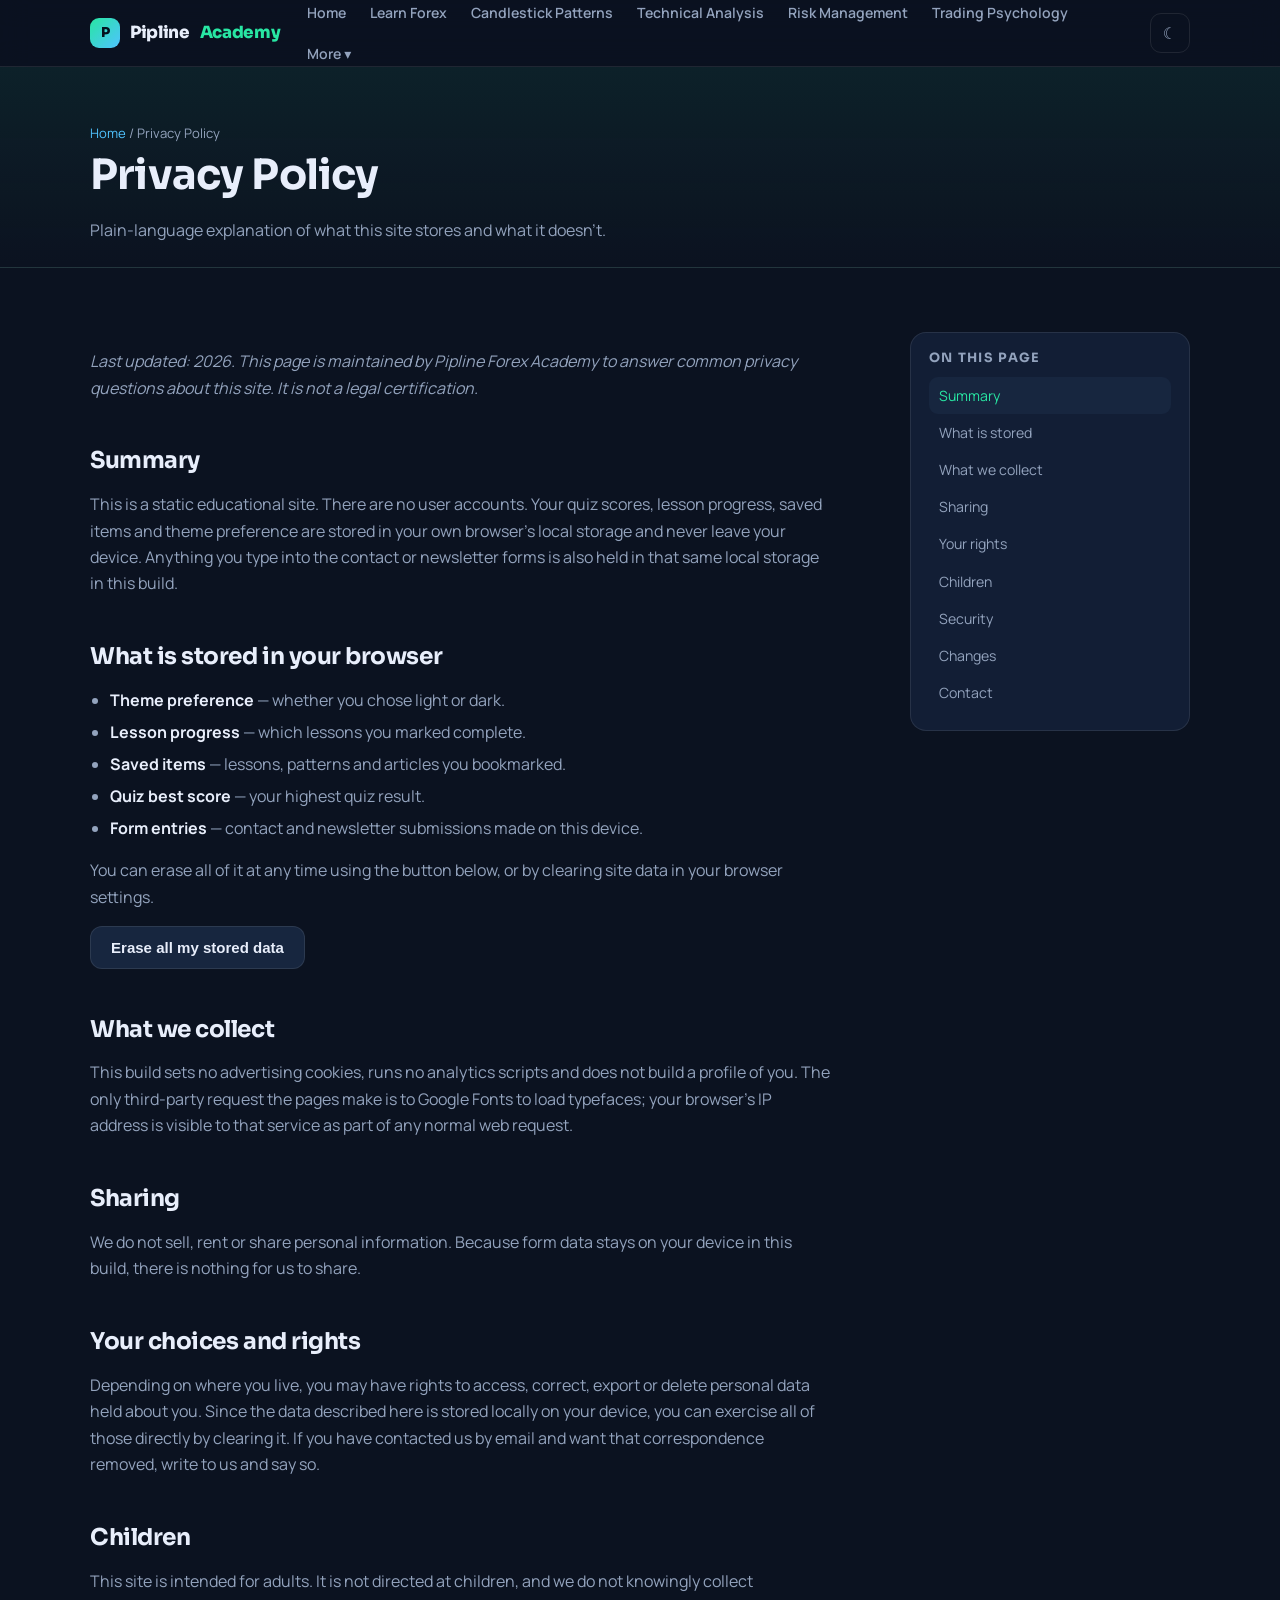
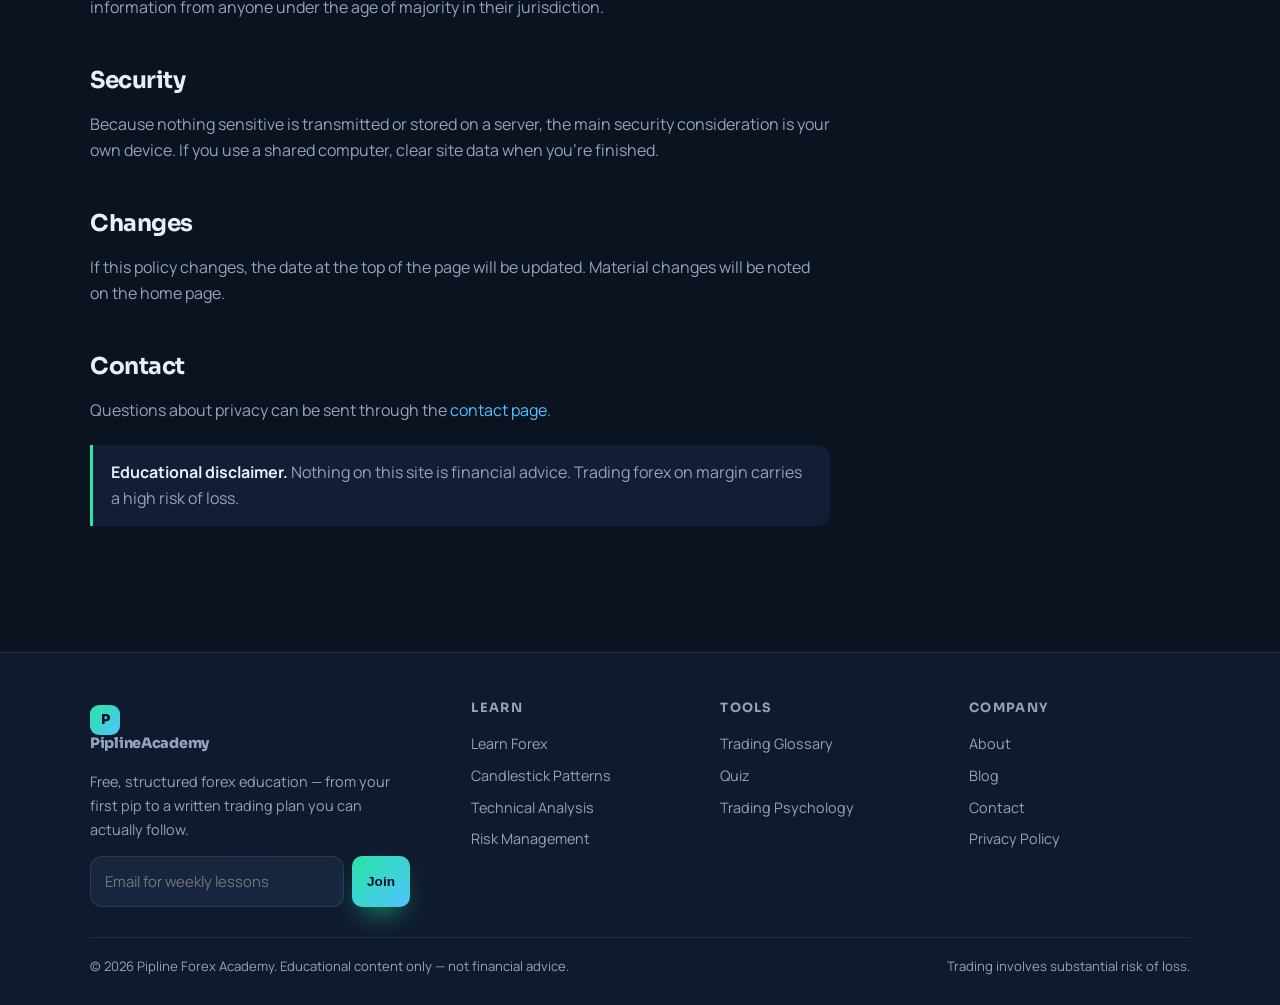
<file: privacy.html>
<!DOCTYPE html>
<html lang="en">
<head>
<meta charset="UTF-8" />
<meta name="viewport" content="width=device-width, initial-scale=1.0, maximum-scale=1, user-scalable=0">
<title>Privacy Policy | Pipline Forex Academy</title>
<meta name="description" content="How Pipline Forex Academy handles data: what is stored in your browser, what we collect, and your choices." />
<meta property="og:title" content="Privacy Policy | Pipline Forex Academy" />
<meta property="og:description" content="How Pipline Forex Academy handles data: what is stored in your browser, what we collect, and your choices." />
<meta property="og:type" content="website" />
<meta name="twitter:card" content="summary_large_image" />
<link rel="preconnect" href="https://fonts.googleapis.com" />
<link rel="icon" type="image/png" href="assets/icon.png">
<link rel="preconnect" href="https://fonts.gstatic.com" crossorigin />
<link href="https://fonts.googleapis.com/css2?family=Manrope:wght@400;600;700&family=Sora:wght@600;700;800&display=swap" rel="stylesheet" />
<link rel="stylesheet" href="assets/styles.css" />
</head>
<body>
<div id="readbar"></div>

<header class="site">
  <div class="container">
    <nav class="nav">
      <a class="brand" href="index.html"><span class="dot">P</span> Pipline<span style="color:var(--brand)">Academy</span></a>
      <div class="nav-links">
          <a href="index.html">Home</a>
          <a href="learn-forex.html">Learn Forex</a>
          <a href="candlestick-patterns.html">Candlestick Patterns</a>
          <a href="technical-analysis.html">Technical Analysis</a>
          <a href="risk-management.html">Risk Management</a>
          <a href="trading-psychology.html">Trading Psychology</a>
          <div class="nav-more">
            <button type="button">More ▾</button>
            <div class="dropdown">
            <a href="glossary.html">Trading Glossary</a>
            <a href="quiz.html">Quiz</a>
            <a href="blog.html">Blog</a>
            <a href="about.html">About</a>
            <a href="contact.html">Contact</a>
            <a href="privacy.html">Privacy Policy</a>
            </div>
          </div>
      </div>
      <div style="margin-left:auto;display:flex;gap:8px;align-items:center">
        <button class="icon-btn" data-theme-toggle type="button">☾</button>
        <button class="icon-btn burger" id="burger" type="button" aria-label="Menu">☰</button>
      </div>
    </nav>
  </div>
</header>
<div class="scrim" id="scrim"></div>
<aside class="drawer" id="drawer">
      <a href="index.html">Home</a>
      <a href="learn-forex.html">Learn Forex</a>
      <a href="candlestick-patterns.html">Candlestick Patterns</a>
      <a href="technical-analysis.html">Technical Analysis</a>
      <a href="risk-management.html">Risk Management</a>
      <a href="trading-psychology.html">Trading Psychology</a>
      <a href="glossary.html">Trading Glossary</a>
      <a href="quiz.html">Quiz</a>
      <a href="blog.html">Blog</a>
      <a href="about.html">About</a>
      <a href="contact.html">Contact</a>
      <a href="privacy.html">Privacy Policy</a>
</aside>

<main>
<section class="page-head">
  <div class="container">
    <div class="crumbs"><a href="index.html">Home</a> / Privacy Policy</div>
    <h1>Privacy Policy</h1>
    <p class="muted" style="max-width:66ch">Plain-language explanation of what this site stores and what it doesn't.</p>
  </div>
</section>
<section class="section">
  <div class="container with-aside">
    <div class="prose">
      <p class="muted"><em>Last updated: <span data-year></span>. This page is maintained by Pipline Forex Academy to answer common privacy questions about this site. It is not a legal certification.</em></p>

      <h2 id="summary">Summary</h2>
      <p>This is a static educational site. There are no user accounts. Your quiz scores, lesson progress, saved items and theme preference are stored in your own browser's local storage and never leave your device. Anything you type into the contact or newsletter forms is also held in that same local storage in this build.</p>

      <h2 id="stored">What is stored in your browser</h2>
      <ul>
        <li><strong>Theme preference</strong> — whether you chose light or dark.</li>
        <li><strong>Lesson progress</strong> — which lessons you marked complete.</li>
        <li><strong>Saved items</strong> — lessons, patterns and articles you bookmarked.</li>
        <li><strong>Quiz best score</strong> — your highest quiz result.</li>
        <li><strong>Form entries</strong> — contact and newsletter submissions made on this device.</li>
      </ul>
      <p>You can erase all of it at any time using the button below, or by clearing site data in your browser settings.</p>
      <p><button class="btn btn-ghost" id="wipe">Erase all my stored data</button></p>

      <h2 id="collect">What we collect</h2>
      <p>This build sets no advertising cookies, runs no analytics scripts and does not build a profile of you. The only third-party request the pages make is to Google Fonts to load typefaces; your browser's IP address is visible to that service as part of any normal web request.</p>

      <h2 id="sharing">Sharing</h2>
      <p>We do not sell, rent or share personal information. Because form data stays on your device in this build, there is nothing for us to share.</p>

      <h2 id="rights">Your choices and rights</h2>
      <p>Depending on where you live, you may have rights to access, correct, export or delete personal data held about you. Since the data described here is stored locally on your device, you can exercise all of those directly by clearing it. If you have contacted us by email and want that correspondence removed, write to us and say so.</p>

      <h2 id="children">Children</h2>
      <p>This site is intended for adults. It is not directed at children, and we do not knowingly collect information from anyone under the age of majority in their jurisdiction.</p>

      <h2 id="security">Security</h2>
      <p>Because nothing sensitive is transmitted or stored on a server, the main security consideration is your own device. If you use a shared computer, clear site data when you're finished.</p>

      <h2 id="changes">Changes</h2>
      <p>If this policy changes, the date at the top of the page will be updated. Material changes will be noted on the home page.</p>

      <h2 id="contact">Contact</h2>
      <p>Questions about privacy can be sent through the <a href="contact.html">contact page</a>.</p>

      <div class="callout"><p><strong>Educational disclaimer.</strong> Nothing on this site is financial advice. Trading forex on margin carries a high risk of loss.</p></div>
    </div>
    <div class="aside">
      <h4 style="margin:0 0 10px;font-size:.8rem;text-transform:uppercase;letter-spacing:.1em;color:var(--muted)">On this page</h4>
      <nav class="toc">
        <a href="#summary">Summary</a><a href="#stored">What is stored</a><a href="#collect">What we collect</a><a href="#sharing">Sharing</a><a href="#rights">Your rights</a><a href="#children">Children</a><a href="#security">Security</a><a href="#changes">Changes</a><a href="#contact">Contact</a>
      </nav>
    </div>
  </div>
</section>
</main>

<footer class="site">
  <div class="container">
    <div class="foot-grid">
      <div>
        <a class="brand" href="index.html"><span class="dot">P</span> PiplineAcademy</a>
        <p class="muted" style="font-size:.9rem;max-width:36ch">Free, structured forex education — from your first pip to a written trading plan you can actually follow.</p>
        <form data-newsletter style="display:flex;gap:8px;max-width:320px">
          <input type="email" placeholder="Email for weekly lessons" aria-label="Email" />
          <button class="btn btn-primary btn-sm" type="submit">Join</button>
        </form>
      </div>
      <div><h4>Learn</h4><a href="learn-forex.html">Learn Forex</a><a href="candlestick-patterns.html">Candlestick Patterns</a><a href="technical-analysis.html">Technical Analysis</a><a href="risk-management.html">Risk Management</a></div>
      <div><h4>Tools</h4><a href="glossary.html">Trading Glossary</a><a href="quiz.html">Quiz</a><a href="trading-psychology.html">Trading Psychology</a></div>
      <div><h4>Company</h4><a href="about.html">About</a><a href="blog.html">Blog</a><a href="contact.html">Contact</a><a href="privacy.html">Privacy Policy</a></div>
    </div>
    <div class="foot-bottom">
      <span>&copy; <span data-year></span> Pipline Forex Academy. Educational content only — not financial advice.</span>
      <span>Trading involves substantial risk of loss.</span>
    </div>
  </div>
</footer>

<button id="totop" title="Back to top">↑</button>
<div id="toasts"></div>
<script src="assets/app.js"></script>
<script>
document.addEventListener("pfa:ready",function(){
  document.getElementById("wipe").addEventListener("click",function(){
    Object.keys(localStorage).filter(function(k){return k.indexOf("pfa:")===0}).forEach(function(k){localStorage.removeItem(k)});
    PFA.toast("All locally stored data erased");
    setTimeout(function(){location.reload()},900);
  });
});
</script>
</body>
</html>
</file>
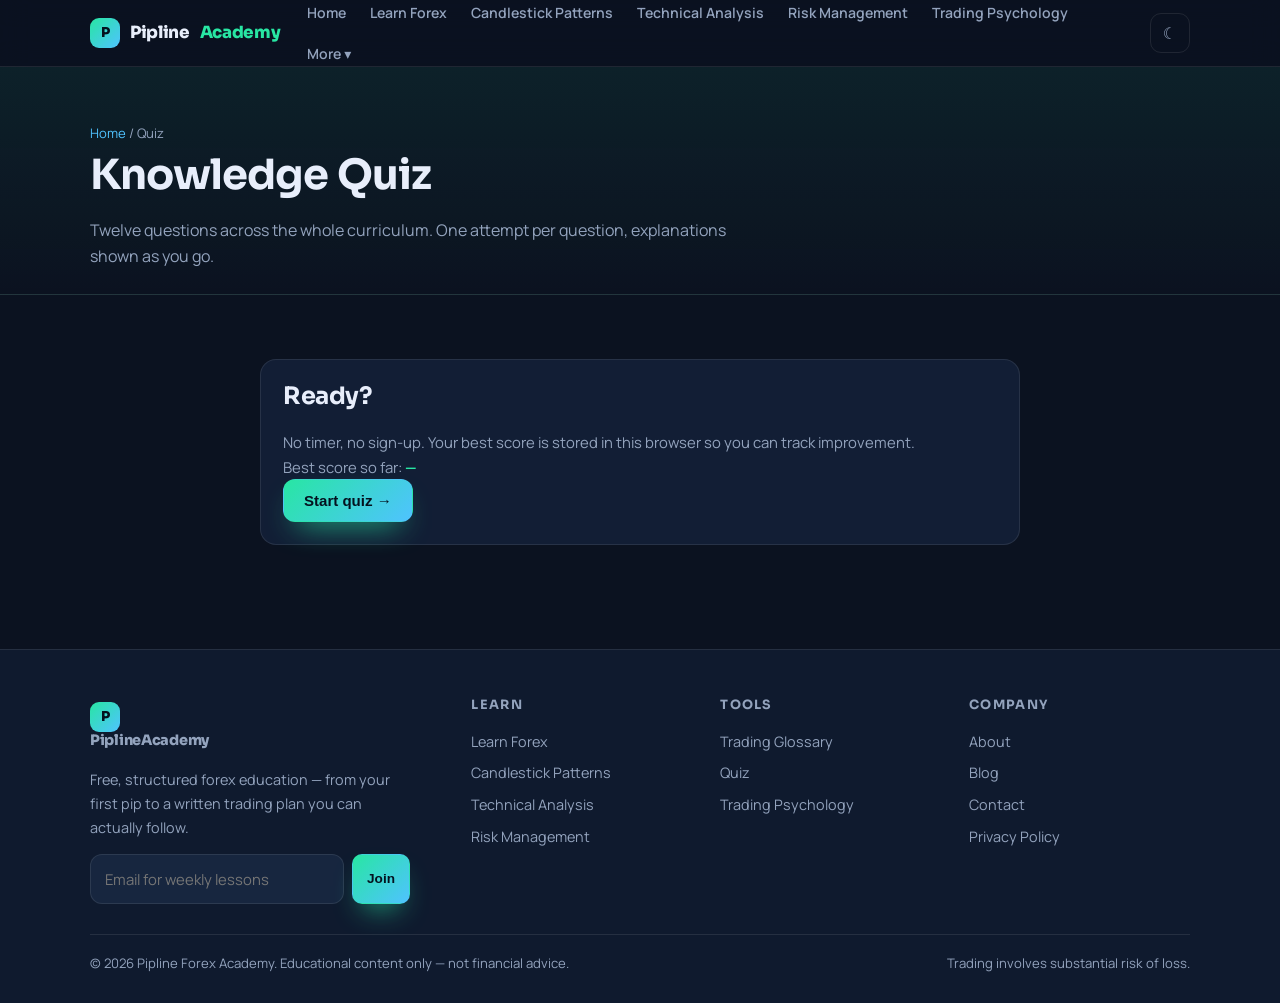
<file: quiz.html>
<!DOCTYPE html>
<html lang="en">
<head>
<meta charset="UTF-8" />
<meta name="viewport" content="width=device-width, initial-scale=1.0, maximum-scale=1, user-scalable=0">
<title>Quiz | Pipline Forex Academy</title>
<meta name="description" content="A twelve-question forex knowledge quiz with instant scoring, explanations for every answer and a saved best score." />
<meta property="og:title" content="Quiz | Pipline Forex Academy" />
<meta property="og:description" content="A twelve-question forex knowledge quiz with instant scoring, explanations for every answer and a saved best score." />
<meta property="og:type" content="website" />
<meta name="twitter:card" content="summary_large_image" />
<link rel="preconnect" href="https://fonts.googleapis.com" />
<link rel="icon" type="image/png" href="assets/icon.png">
<link rel="preconnect" href="https://fonts.gstatic.com" crossorigin />
<link href="https://fonts.googleapis.com/css2?family=Manrope:wght@400;600;700&family=Sora:wght@600;700;800&display=swap" rel="stylesheet" />
<link rel="stylesheet" href="assets/styles.css" />
</head>
<body>
<div id="readbar"></div>

<header class="site">
  <div class="container">
    <nav class="nav">
      <a class="brand" href="index.html"><span class="dot">P</span> Pipline<span style="color:var(--brand)">Academy</span></a>
      <div class="nav-links">
          <a href="index.html">Home</a>
          <a href="learn-forex.html">Learn Forex</a>
          <a href="candlestick-patterns.html">Candlestick Patterns</a>
          <a href="technical-analysis.html">Technical Analysis</a>
          <a href="risk-management.html">Risk Management</a>
          <a href="trading-psychology.html">Trading Psychology</a>
          <div class="nav-more">
            <button type="button">More ▾</button>
            <div class="dropdown">
            <a href="glossary.html">Trading Glossary</a>
            <a href="quiz.html">Quiz</a>
            <a href="blog.html">Blog</a>
            <a href="about.html">About</a>
            <a href="contact.html">Contact</a>
            <a href="privacy.html">Privacy Policy</a>
            </div>
          </div>
      </div>
      <div style="margin-left:auto;display:flex;gap:8px;align-items:center">
        <button class="icon-btn" data-theme-toggle type="button">☾</button>
        <button class="icon-btn burger" id="burger" type="button" aria-label="Menu">☰</button>
      </div>
    </nav>
  </div>
</header>
<div class="scrim" id="scrim"></div>
<aside class="drawer" id="drawer">
      <a href="index.html">Home</a>
      <a href="learn-forex.html">Learn Forex</a>
      <a href="candlestick-patterns.html">Candlestick Patterns</a>
      <a href="technical-analysis.html">Technical Analysis</a>
      <a href="risk-management.html">Risk Management</a>
      <a href="trading-psychology.html">Trading Psychology</a>
      <a href="glossary.html">Trading Glossary</a>
      <a href="quiz.html">Quiz</a>
      <a href="blog.html">Blog</a>
      <a href="about.html">About</a>
      <a href="contact.html">Contact</a>
      <a href="privacy.html">Privacy Policy</a>
</aside>

<main>
<section class="page-head">
  <div class="container">
    <div class="crumbs"><a href="index.html">Home</a> / Quiz</div>
    <h1>Knowledge Quiz</h1>
    <p class="muted" style="max-width:66ch">Twelve questions across the whole curriculum. One attempt per question, explanations shown as you go.</p>
  </div>
</section>
<section class="section">
  <div class="container" style="max-width:800px">
    <div class="card" id="quiz-start">
      <h2 class="mt-0">Ready?</h2>
      <p class="muted">No timer, no sign-up. Your best score is stored in this browser so you can track improvement.</p>
      <p class="muted">Best score so far: <strong id="best" style="color:var(--brand)">—</strong></p>
      <button class="btn btn-primary" id="startBtn">Start quiz →</button>
    </div>

    <div id="quiz-main" style="display:none">
      <div style="display:flex;justify-content:space-between;align-items:center;margin-bottom:10px">
        <span class="muted" id="qprog">Question 1 of 12</span>
        <span class="muted">Score: <strong id="qscore" style="color:var(--brand)">0</strong></span>
      </div>
      <div class="bar" style="margin-bottom:22px"><i id="qbar"></i></div>
      <div class="card">
        <h3 id="qtext" style="margin-top:0;font-size:1.2rem"></h3>
        <div id="qopts" style="display:grid;gap:10px;margin-top:18px"></div>
        <div id="qexp" style="display:none;margin-top:18px;padding:14px 16px;border-radius:12px;background:var(--surface-2);font-size:.92rem"></div>
        <button class="btn btn-primary" id="nextBtn" style="display:none;margin-top:18px">Next →</button>
      </div>
    </div>

    <div id="quiz-end" class="card center" style="display:none">
      <h2 class="mt-0" id="endTitle">Done</h2>
      <p style="font-size:3rem;font-family:var(--font);color:var(--brand);margin:.1em 0" id="endScore">0/12</p>
      <p class="muted" id="endMsg"></p>
      <div style="display:flex;gap:10px;justify-content:center;flex-wrap:wrap;margin-top:18px">
        <button class="btn btn-primary" id="retryBtn">Try again</button>
        <a class="btn btn-ghost" href="learn-forex.html">Back to lessons</a>
      </div>
      <div id="review" style="text-align:left;margin-top:28px"></div>
    </div>
  </div>
</section>
</main>

<footer class="site">
  <div class="container">
    <div class="foot-grid">
      <div>
        <a class="brand" href="index.html"><span class="dot">P</span> PiplineAcademy</a>
        <p class="muted" style="font-size:.9rem;max-width:36ch">Free, structured forex education — from your first pip to a written trading plan you can actually follow.</p>
        <form data-newsletter style="display:flex;gap:8px;max-width:320px">
          <input type="email" placeholder="Email for weekly lessons" aria-label="Email" />
          <button class="btn btn-primary btn-sm" type="submit">Join</button>
        </form>
      </div>
      <div><h4>Learn</h4><a href="learn-forex.html">Learn Forex</a><a href="candlestick-patterns.html">Candlestick Patterns</a><a href="technical-analysis.html">Technical Analysis</a><a href="risk-management.html">Risk Management</a></div>
      <div><h4>Tools</h4><a href="glossary.html">Trading Glossary</a><a href="quiz.html">Quiz</a><a href="trading-psychology.html">Trading Psychology</a></div>
      <div><h4>Company</h4><a href="about.html">About</a><a href="blog.html">Blog</a><a href="contact.html">Contact</a><a href="privacy.html">Privacy Policy</a></div>
    </div>
    <div class="foot-bottom">
      <span>&copy; <span data-year></span> Pipline Forex Academy. Educational content only — not financial advice.</span>
      <span>Trading involves substantial risk of loss.</span>
    </div>
  </div>
</footer>

<button id="totop" title="Back to top">↑</button>
<div id="toasts"></div>
<script src="assets/app.js"></script>
<script>
document.addEventListener("pfa:ready",function(){
  var Q=[["In EUR/USD, which currency is the base?",["EUR","USD","Both","Whichever is stronger"],0,"The base currency is always the first one listed. Buying EUR/USD means buying euros and selling dollars."],["A pip on most non-yen pairs is which decimal place?",["Second","Third","Fourth","Fifth"],2,"The fourth decimal place. The fifth is a pipette, a tenth of a pip. Yen pairs use the second decimal."],["How many units is one standard lot?",["1,000","10,000","100,000","1,000,000"],2,"A standard lot is 100,000 units, giving about $10 per pip on dollar-quoted pairs."],["What primarily determines your risk on a trade?",["Leverage","Position size and stop distance","The broker","Time of day"],1,"Leverage only affects margin required. Risk equals position size multiplied by stop distance."],["A hammer candle is most meaningful when it appears…",["Mid-range","At the top of a rally","After a decline, at support","On any timeframe"],2,"Context is everything. A hammer at a tested support level after a decline signals rejection of lower prices."],["What confirms an uptrend structurally?",["Price above the 200 MA","RSI over 70","Higher highs and higher lows","Green candles"],2,"Structure is defined by swing points. Indicators describe it; they don't define it."],["With a 2:1 reward-to-risk ratio, what win rate breaks even?",["25%","33.3%","50%","66%"],1,"Break-even win rate = 1 / (1 + R). For R = 2 that's 33.3%."],["A 25% drawdown requires what gain to recover?",["25%","30%","33.3%","50%"],2,"Loss / (100 - loss). 25 / 75 = 33.3%."],["Which is a high-impact scheduled release for USD?",["Crude oil inventories","Non-Farm Payrolls","RBA minutes","German ZEW"],1,"NFP is consistently the largest scheduled mover in forex."],["What is swap in forex?",["A broker fee per trade","Overnight interest on a position","The bid-ask gap","A type of order"],1,"Swap is the financing charge or credit for holding a position past rollover, based on rate differentials."],["Revenge trading is best prevented by…",["Increasing size to recover faster","A mandatory cooling-off rule after a loss","Switching pairs","Removing your stop"],1,"A hard-coded break removes the decision from you at the exact moment your judgement is worst."],["Long EUR/USD and long GBP/USD at 1% each is closest to…",["Two independent 1% risks","A 0.5% risk","Roughly a single 2% risk","No risk, they hedge"],2,"Both are effectively short the dollar. Correlated positions stack into one larger risk."]];
  var i=0,score=0,answers=[];
  var g=function(x){return document.getElementById(x)};
  g("best").textContent=PFA.store.get("quizBest",null)!==null?PFA.store.get("quizBest")+"/"+Q.length:"—";

  function render(){
    var q=Q[i];
    g("qprog").textContent="Question "+(i+1)+" of "+Q.length;
    g("qbar").style.width=(i/Q.length*100)+"%";
    g("qtext").textContent=q[0];
    g("qexp").style.display="none"; g("nextBtn").style.display="none";
    var box=g("qopts"); box.innerHTML="";
    q[1].forEach(function(opt,idx){
      var b=document.createElement("button");
      b.className="btn btn-ghost"; b.style.justifyContent="flex-start"; b.style.textAlign="left"; b.style.width="100%";
      b.textContent=String.fromCharCode(65+idx)+".  "+opt;
      b.addEventListener("click",function(){pick(idx,b)});
      box.appendChild(b);
    });
  }
  function pick(idx,btn){
    var q=Q[i], correct=idx===q[2];
    answers.push({q:q[0],chosen:q[1][idx],right:q[1][q[2]],ok:correct});
    PFA.$$("#qopts button").forEach(function(b,k){
      b.disabled=true;
      if(k===q[2]){b.style.borderColor="var(--brand)";b.style.color="var(--brand)"}
    });
    if(!correct){btn.style.borderColor="var(--danger)";btn.style.color="var(--danger)"}
    else{score++;g("qscore").textContent=score;PFA.toast("Correct")}
    var e=g("qexp"); e.style.display="block";
    e.innerHTML="<strong style='color:"+(correct?"var(--brand)":"var(--danger)")+"'>"+(correct?"Correct. ":"Not quite. ")+"</strong>"+q[3];
    g("nextBtn").style.display="inline-flex";
    g("nextBtn").textContent=i===Q.length-1?"See results →":"Next →";
  }
  g("nextBtn").addEventListener("click",function(){
    i++; if(i<Q.length){render()} else {finish()}
  });
  function finish(){
    g("quiz-main").style.display="none"; g("quiz-end").style.display="block";
    g("endScore").textContent=score+"/"+Q.length;
    var pct=score/Q.length*100;
    g("endMsg").textContent=pct>=85?"Excellent — you've got the fundamentals down. Move on to backtesting.":pct>=60?"Solid base. Revisit the modules behind the questions you missed.":"Worth another pass through Learn Forex and Risk Management before trading live.";
    var best=PFA.store.get("quizBest",-1);
    if(score>best){PFA.store.set("quizBest",score);PFA.toast("New personal best!")}
    g("review").innerHTML=answers.map(function(a,k){
      return "<div class='card' style='margin-bottom:10px;padding:14px'><div class='tag "+(a.ok?"green":"red")+"'>"+(a.ok?"correct":"missed")+"</div><p style='color:var(--text);margin:8px 0 4px;font-weight:600'>"+(k+1)+". "+a.q+"</p><p style='font-size:.88rem'>You chose: "+a.chosen+(a.ok?"":" &nbsp;·&nbsp; Answer: <strong style='color:var(--brand)'>"+a.right+"</strong>")+"</p></div>";
    }).join("");
  }
  g("startBtn").addEventListener("click",function(){
    g("quiz-start").style.display="none"; g("quiz-main").style.display="block"; render();
  });
  g("retryBtn").addEventListener("click",function(){
    i=0;score=0;answers=[];g("qscore").textContent="0";
    g("quiz-end").style.display="none";g("quiz-main").style.display="block";render();
  });
});
</script>
</body>
</html>
</file>
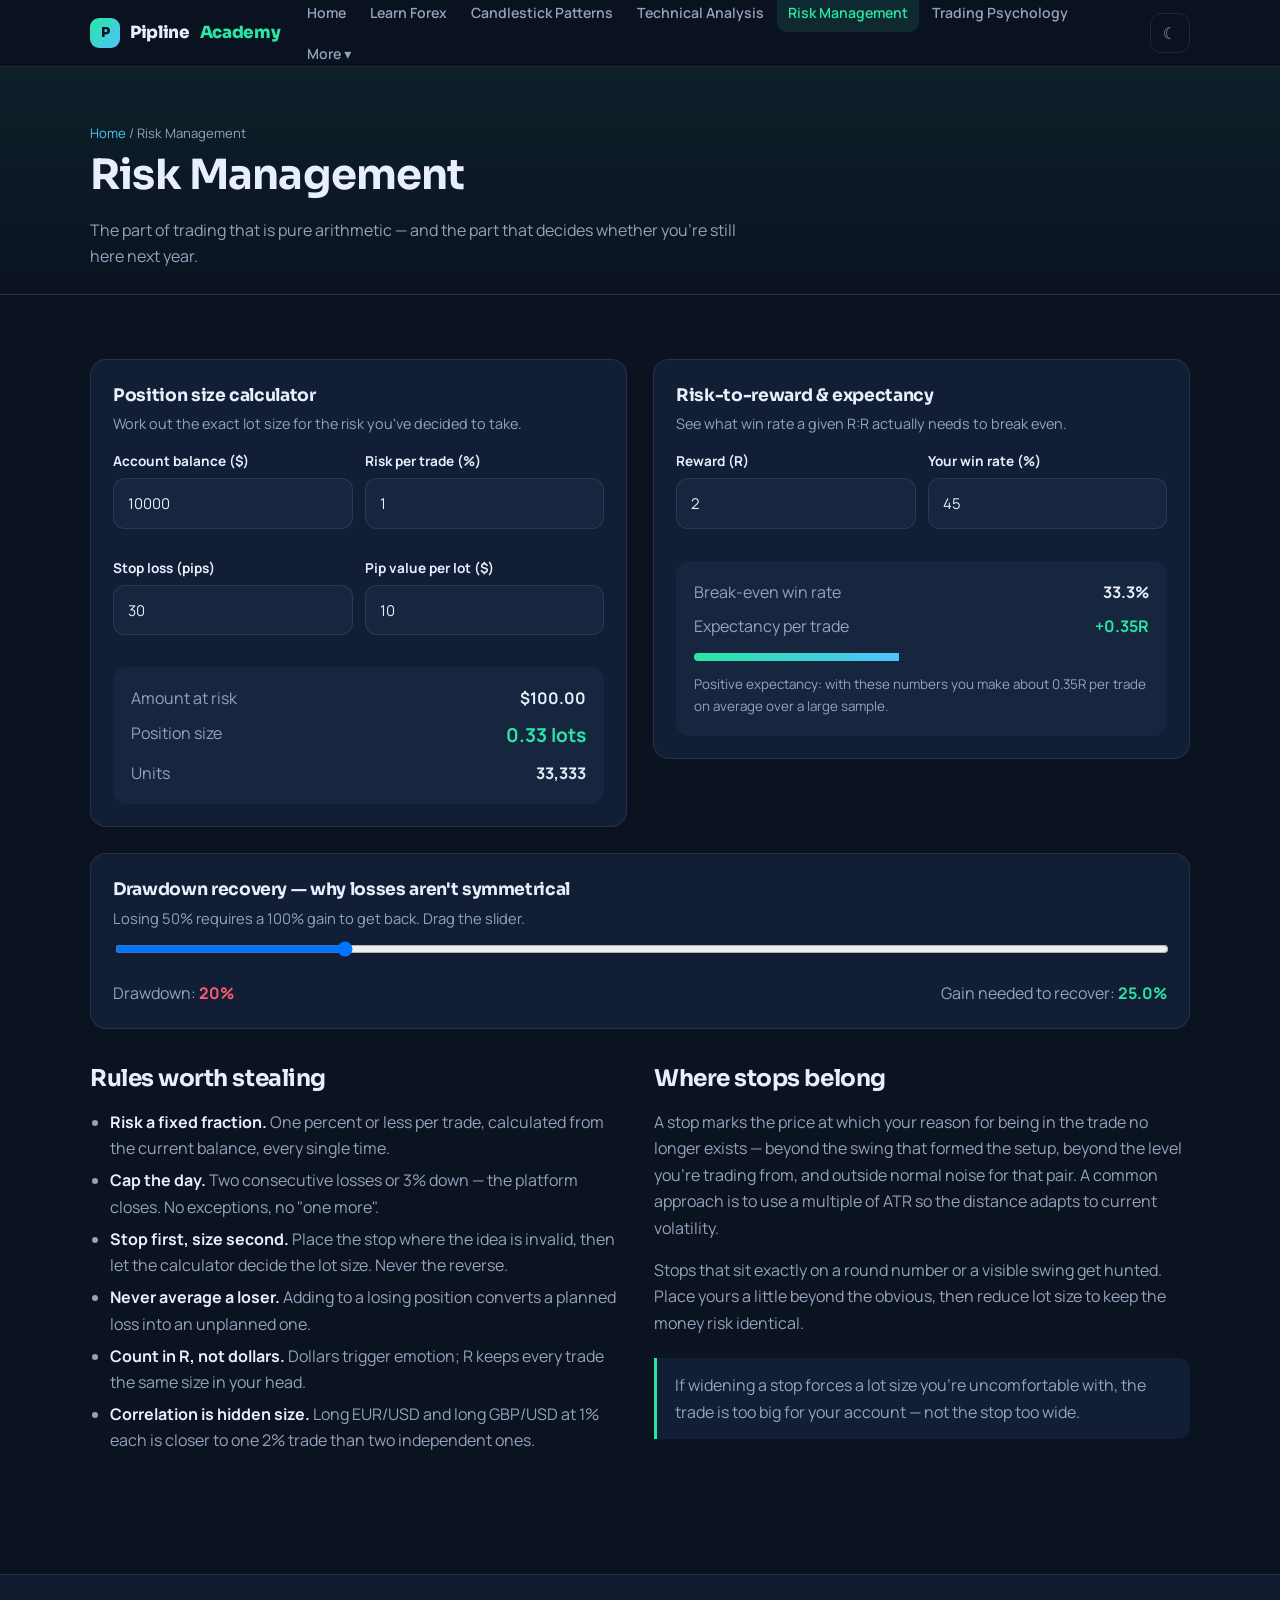
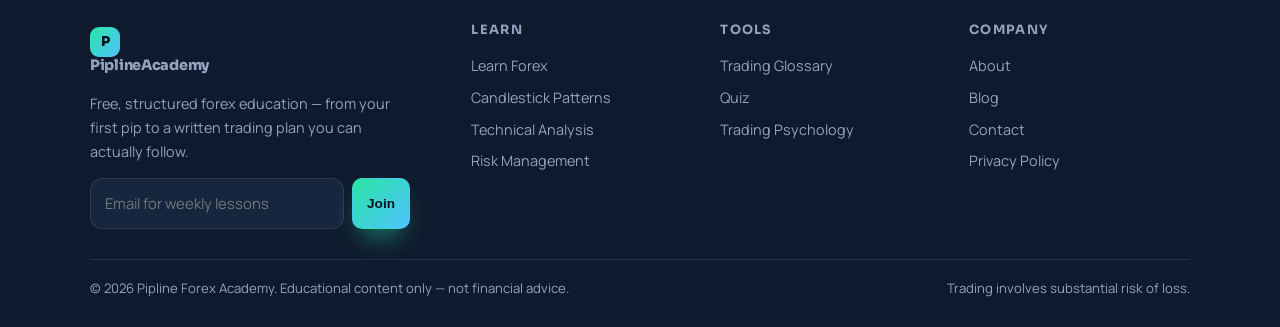
<file: risk-management.html>
<!DOCTYPE html>
<html lang="en">
<head>
<meta charset="UTF-8" />
<meta name="viewport" content="width=device-width, initial-scale=1.0, maximum-scale=1, user-scalable=0">
<title>Risk Management | Pipline Forex Academy</title>
<meta name="description" content="Position sizing calculator, R-multiples, stop placement, drawdown maths and the rules that keep a trading account alive." />
<meta property="og:title" content="Risk Management | Pipline Forex Academy" />
<meta property="og:description" content="Position sizing calculator, R-multiples, stop placement, drawdown maths and the rules that keep a trading account alive." />
<meta property="og:type" content="website" />
<meta name="twitter:card" content="summary_large_image" />
<link rel="preconnect" href="https://fonts.googleapis.com" />
<link rel="icon" type="image/png" href="assets/icon.png">
<link rel="preconnect" href="https://fonts.gstatic.com" crossorigin />
<link href="https://fonts.googleapis.com/css2?family=Manrope:wght@400;600;700&family=Sora:wght@600;700;800&display=swap" rel="stylesheet" />
<link rel="stylesheet" href="assets/styles.css" />
</head>
<body>
<div id="readbar"></div>

<header class="site">
  <div class="container">
    <nav class="nav">
      <a class="brand" href="index.html"><span class="dot">P</span> Pipline<span style="color:var(--brand)">Academy</span></a>
      <div class="nav-links">
          <a href="index.html">Home</a>
          <a href="learn-forex.html">Learn Forex</a>
          <a href="candlestick-patterns.html">Candlestick Patterns</a>
          <a href="technical-analysis.html">Technical Analysis</a>
          <a href="risk-management.html">Risk Management</a>
          <a href="trading-psychology.html">Trading Psychology</a>
          <div class="nav-more">
            <button type="button">More ▾</button>
            <div class="dropdown">
            <a href="glossary.html">Trading Glossary</a>
            <a href="quiz.html">Quiz</a>
            <a href="blog.html">Blog</a>
            <a href="about.html">About</a>
            <a href="contact.html">Contact</a>
            <a href="privacy.html">Privacy Policy</a>
            </div>
          </div>
      </div>
      <div style="margin-left:auto;display:flex;gap:8px;align-items:center">
        <button class="icon-btn" data-theme-toggle type="button">☾</button>
        <button class="icon-btn burger" id="burger" type="button" aria-label="Menu">☰</button>
      </div>
    </nav>
  </div>
</header>
<div class="scrim" id="scrim"></div>
<aside class="drawer" id="drawer">
      <a href="index.html">Home</a>
      <a href="learn-forex.html">Learn Forex</a>
      <a href="candlestick-patterns.html">Candlestick Patterns</a>
      <a href="technical-analysis.html">Technical Analysis</a>
      <a href="risk-management.html">Risk Management</a>
      <a href="trading-psychology.html">Trading Psychology</a>
      <a href="glossary.html">Trading Glossary</a>
      <a href="quiz.html">Quiz</a>
      <a href="blog.html">Blog</a>
      <a href="about.html">About</a>
      <a href="contact.html">Contact</a>
      <a href="privacy.html">Privacy Policy</a>
</aside>

<main>
<section class="page-head">
  <div class="container">
    <div class="crumbs"><a href="index.html">Home</a> / Risk Management</div>
    <h1>Risk Management</h1>
    <p class="muted" style="max-width:66ch">The part of trading that is pure arithmetic — and the part that decides whether you're still here next year.</p>
  </div>
</section>
<section class="section">
  <div class="container">
    <div class="grid g2" style="gap:26px;align-items:start">
      <div class="card reveal">
        <h3 class="mt-0">Position size calculator</h3>
        <p class="muted" style="font-size:.9rem">Work out the exact lot size for the risk you've decided to take.</p>
        <div class="grid g2" style="gap:12px;margin-top:14px">
          <div class="field mb-0"><label>Account balance ($)</label><input id="bal" type="number" value="10000" /></div>
          <div class="field mb-0"><label>Risk per trade (%)</label><input id="risk" type="number" value="1" step="0.1" /></div>
          <div class="field mb-0"><label>Stop loss (pips)</label><input id="stop" type="number" value="30" /></div>
          <div class="field mb-0"><label>Pip value per lot ($)</label><input id="pv" type="number" value="10" /></div>
        </div>
        <div style="margin-top:16px;padding:18px;border-radius:14px;background:var(--surface-2)">
          <div style="display:flex;justify-content:space-between"><span class="muted">Amount at risk</span><strong id="amt">$100.00</strong></div>
          <div style="display:flex;justify-content:space-between;margin-top:8px"><span class="muted">Position size</span><strong id="lots" style="color:var(--brand);font-size:1.2rem">0.33 lots</strong></div>
          <div style="display:flex;justify-content:space-between;margin-top:8px"><span class="muted">Units</span><strong id="units">33,000</strong></div>
        </div>
      </div>

      <div class="card reveal">
        <h3 class="mt-0">Risk-to-reward &amp; expectancy</h3>
        <p class="muted" style="font-size:.9rem">See what win rate a given R:R actually needs to break even.</p>
        <div class="grid g2" style="gap:12px;margin-top:14px">
          <div class="field mb-0"><label>Reward (R)</label><input id="rr" type="number" value="2" step="0.1" /></div>
          <div class="field mb-0"><label>Your win rate (%)</label><input id="wr" type="number" value="45" /></div>
        </div>
        <div style="margin-top:16px;padding:18px;border-radius:14px;background:var(--surface-2)">
          <div style="display:flex;justify-content:space-between"><span class="muted">Break-even win rate</span><strong id="be">33.3%</strong></div>
          <div style="display:flex;justify-content:space-between;margin-top:8px"><span class="muted">Expectancy per trade</span><strong id="exp" style="color:var(--brand)">+0.35R</strong></div>
          <div class="bar" style="margin-top:14px"><i id="expbar"></i></div>
          <p class="muted" id="expnote" style="font-size:.84rem;margin:12px 0 0"></p>
        </div>
      </div>
    </div>

    <div class="card reveal" style="margin-top:26px">
      <h3 class="mt-0">Drawdown recovery — why losses aren't symmetrical</h3>
      <p class="muted" style="font-size:.92rem">Losing 50% requires a 100% gain to get back. Drag the slider.</p>
      <input id="dd" type="range" min="1" max="90" value="20" style="padding:0;margin-top:10px" />
      <div style="display:flex;justify-content:space-between;margin-top:14px;flex-wrap:wrap;gap:10px">
        <span class="muted">Drawdown: <strong id="ddv" style="color:var(--danger)">20%</strong></span>
        <span class="muted">Gain needed to recover: <strong id="ddr" style="color:var(--brand)">25.0%</strong></span>
      </div>
    </div>

    <div class="prose reveal" style="max-width:none;margin-top:36px">
      <div class="grid g2" style="gap:28px">
        <div>
          <h2 style="margin-top:0">Rules worth stealing</h2>
          <ul>
            <li><strong>Risk a fixed fraction.</strong> One percent or less per trade, calculated from the current balance, every single time.</li>
            <li><strong>Cap the day.</strong> Two consecutive losses or 3% down — the platform closes. No exceptions, no "one more".</li>
            <li><strong>Stop first, size second.</strong> Place the stop where the idea is invalid, then let the calculator decide the lot size. Never the reverse.</li>
            <li><strong>Never average a loser.</strong> Adding to a losing position converts a planned loss into an unplanned one.</li>
            <li><strong>Count in R, not dollars.</strong> Dollars trigger emotion; R keeps every trade the same size in your head.</li>
            <li><strong>Correlation is hidden size.</strong> Long EUR/USD and long GBP/USD at 1% each is closer to one 2% trade than two independent ones.</li>
          </ul>
        </div>
        <div>
          <h2 style="margin-top:0">Where stops belong</h2>
          <p>A stop marks the price at which your reason for being in the trade no longer exists — beyond the swing that formed the setup, beyond the level you're trading from, and outside normal noise for that pair. A common approach is to use a multiple of ATR so the distance adapts to current volatility.</p>
          <p>Stops that sit exactly on a round number or a visible swing get hunted. Place yours a little beyond the obvious, then reduce lot size to keep the money risk identical.</p>
          <div class="callout"><p>If widening a stop forces a lot size you're uncomfortable with, the trade is too big for your account — not the stop too wide.</p></div>
        </div>
      </div>
    </div>
  </div>
</section>
</main>

<footer class="site">
  <div class="container">
    <div class="foot-grid">
      <div>
        <a class="brand" href="index.html"><span class="dot">P</span> PiplineAcademy</a>
        <p class="muted" style="font-size:.9rem;max-width:36ch">Free, structured forex education — from your first pip to a written trading plan you can actually follow.</p>
        <form data-newsletter style="display:flex;gap:8px;max-width:320px">
          <input type="email" placeholder="Email for weekly lessons" aria-label="Email" />
          <button class="btn btn-primary btn-sm" type="submit">Join</button>
        </form>
      </div>
      <div><h4>Learn</h4><a href="learn-forex.html">Learn Forex</a><a href="candlestick-patterns.html">Candlestick Patterns</a><a href="technical-analysis.html">Technical Analysis</a><a href="risk-management.html">Risk Management</a></div>
      <div><h4>Tools</h4><a href="glossary.html">Trading Glossary</a><a href="quiz.html">Quiz</a><a href="trading-psychology.html">Trading Psychology</a></div>
      <div><h4>Company</h4><a href="about.html">About</a><a href="blog.html">Blog</a><a href="contact.html">Contact</a><a href="privacy.html">Privacy Policy</a></div>
    </div>
    <div class="foot-bottom">
      <span>&copy; <span data-year></span> Pipline Forex Academy. Educational content only — not financial advice.</span>
      <span>Trading involves substantial risk of loss.</span>
    </div>
  </div>
</footer>

<button id="totop" title="Back to top">↑</button>
<div id="toasts"></div>
<script src="assets/app.js"></script>
<script>
document.addEventListener("pfa:ready",function(){
  var g=function(i){return document.getElementById(i)};
  function calc(){
    var bal=+g("bal").value||0,risk=+g("risk").value||0,stop=+g("stop").value||0,pv=+g("pv").value||0;
    var amt=bal*risk/100, lots=(stop>0&&pv>0)?amt/(stop*pv):0;
    g("amt").textContent="$"+amt.toFixed(2);
    g("lots").textContent=lots.toFixed(2)+" lots";
    g("units").textContent=Math.round(lots*100000).toLocaleString();
  }
  ["bal","risk","stop","pv"].forEach(function(i){g(i).addEventListener("input",calc)});calc();

  function ex(){
    var rr=+g("rr").value||0, wr=(+g("wr").value||0)/100;
    var be=rr>0?100/(1+rr):0;
    var e=wr*rr-(1-wr);
    g("be").textContent=be.toFixed(1)+"%";
    g("exp").textContent=(e>=0?"+":"")+e.toFixed(2)+"R";
    g("exp").style.color=e>=0?"var(--brand)":"var(--danger)";
    g("expbar").style.width=Math.max(0,Math.min(100,(e+1)/3*100))+"%";
    g("expnote").textContent=e>0
      ? "Positive expectancy: with these numbers you make about "+e.toFixed(2)+"R per trade on average over a large sample."
      : "Negative expectancy: at "+rr+"R you need a win rate above "+be.toFixed(1)+"% just to break even.";
  }
  ["rr","wr"].forEach(function(i){g(i).addEventListener("input",ex)});ex();

  function dd(){
    var d=+g("dd").value; g("ddv").textContent=d+"%";
    g("ddr").textContent=(d/(100-d)*100).toFixed(1)+"%";
  }
  g("dd").addEventListener("input",dd);dd();
});
</script>
</body>
</html>
</file>
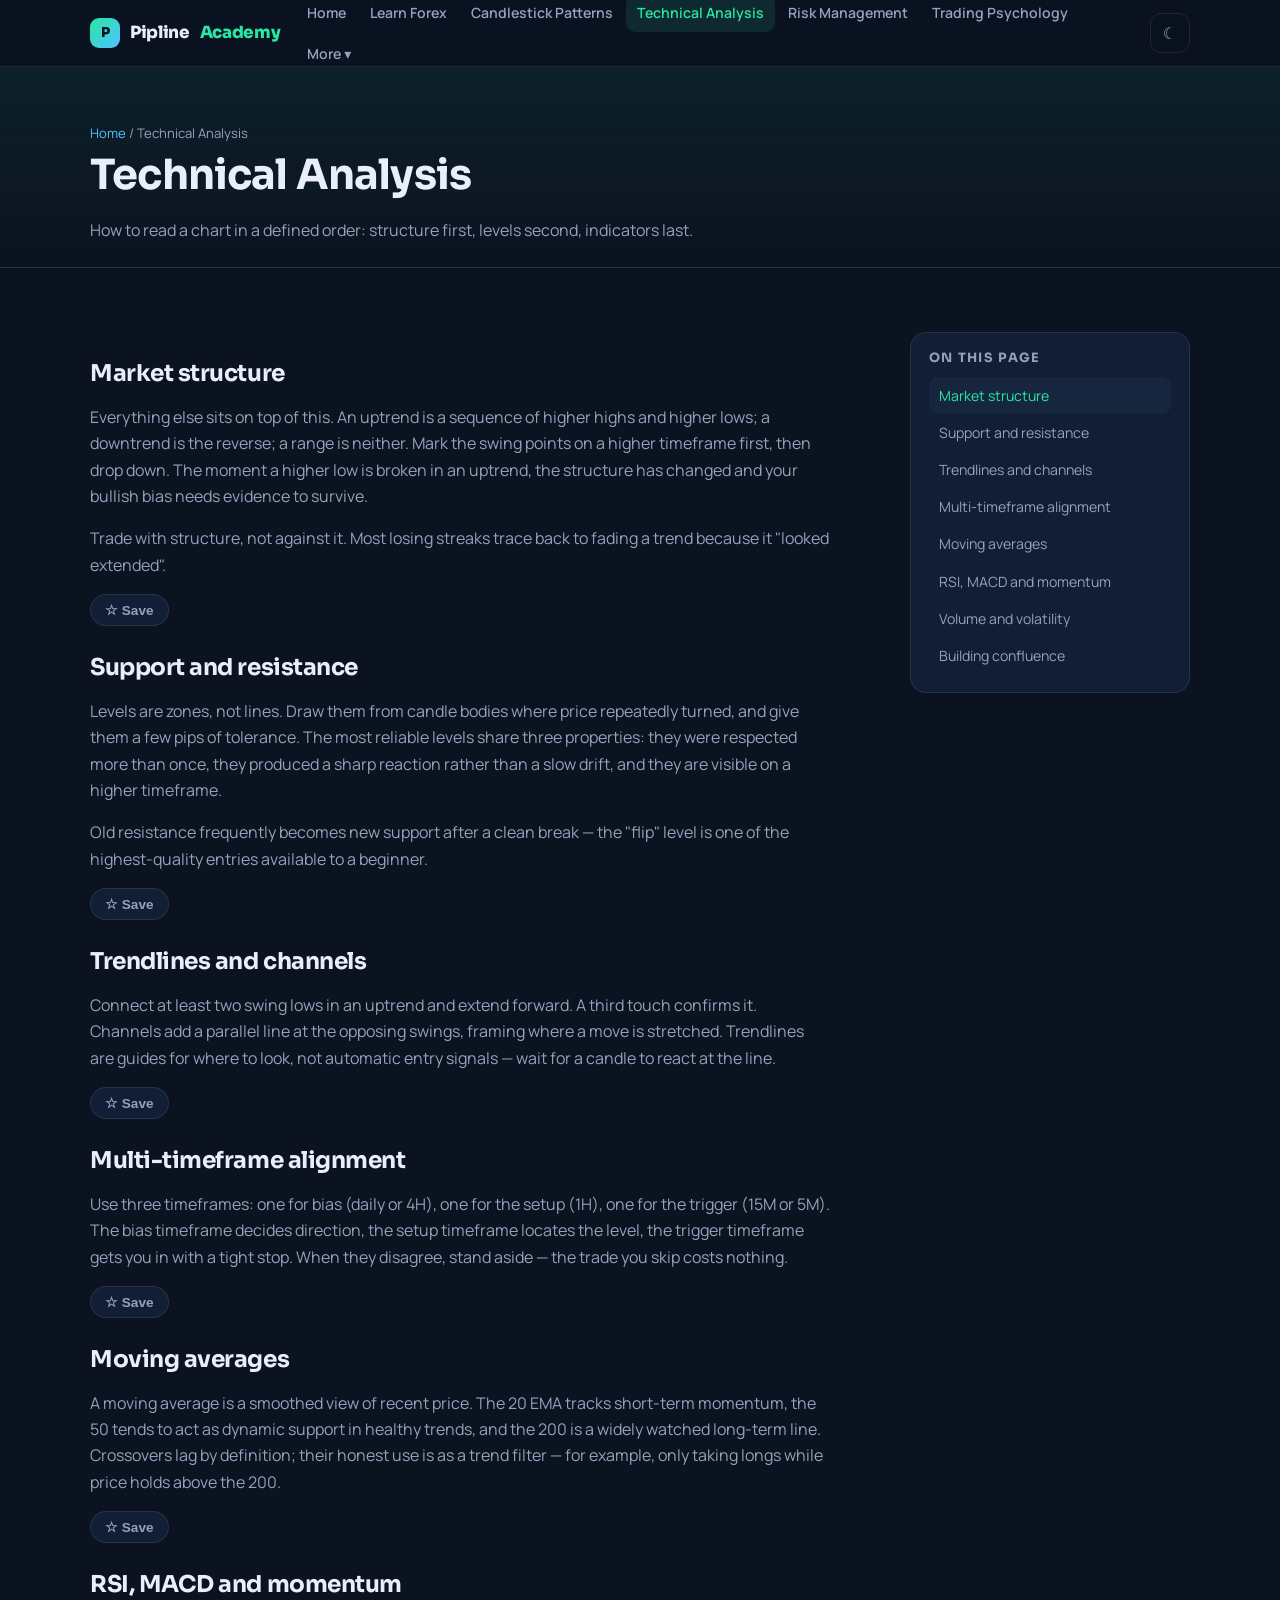
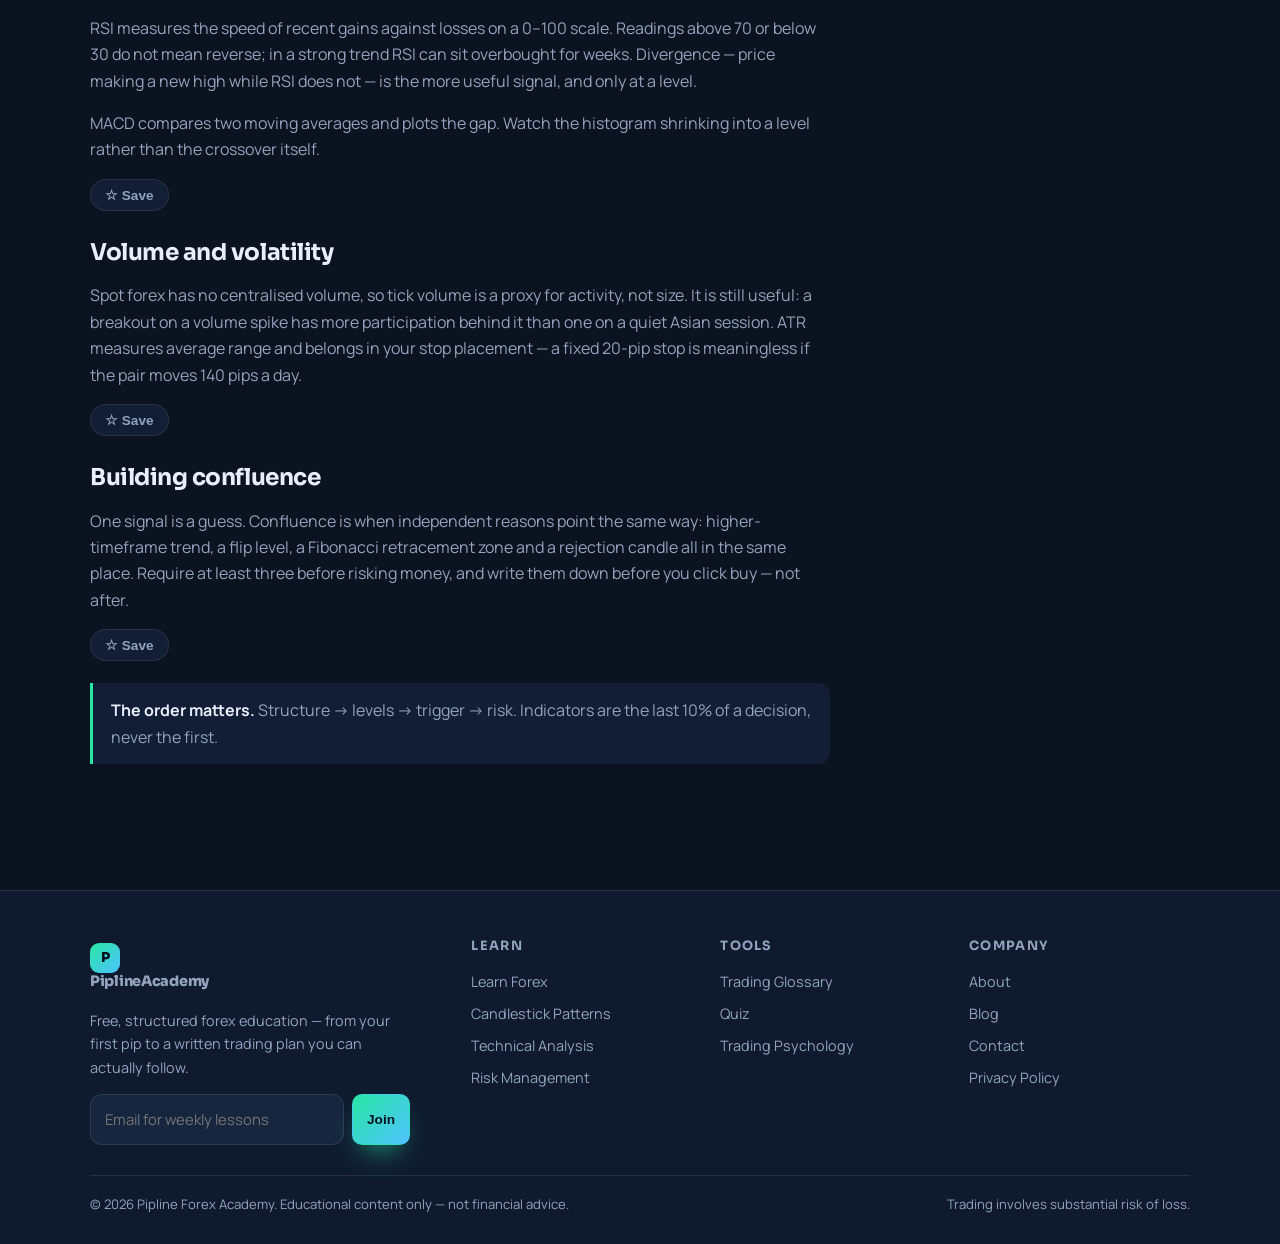
<file: technical-analysis.html>
<!DOCTYPE html>
<html lang="en">
<head>
<meta charset="UTF-8" />
<meta name="viewport" content="width=device-width, initial-scale=1.0, maximum-scale=1, user-scalable=0">
<title>Technical Analysis | Pipline Forex Academy</title>
<meta name="description" content="Market structure, support and resistance, trendlines, multi-timeframe analysis, moving averages, RSI, MACD, volume and confluence." />
<meta property="og:title" content="Technical Analysis | Pipline Forex Academy" />
<meta property="og:description" content="Market structure, support and resistance, trendlines, multi-timeframe analysis, moving averages, RSI, MACD, volume and confluence." />
<meta property="og:type" content="website" />
<meta name="twitter:card" content="summary_large_image" />
<link rel="preconnect" href="https://fonts.googleapis.com" />
<link rel="icon" type="image/png" href="assets/icon.png">
<link rel="preconnect" href="https://fonts.gstatic.com" crossorigin />
<link href="https://fonts.googleapis.com/css2?family=Manrope:wght@400;600;700&family=Sora:wght@600;700;800&display=swap" rel="stylesheet" />
<link rel="stylesheet" href="assets/styles.css" />
</head>
<body>
<div id="readbar"></div>

<header class="site">
  <div class="container">
    <nav class="nav">
      <a class="brand" href="index.html"><span class="dot">P</span> Pipline<span style="color:var(--brand)">Academy</span></a>
      <div class="nav-links">
          <a href="index.html">Home</a>
          <a href="learn-forex.html">Learn Forex</a>
          <a href="candlestick-patterns.html">Candlestick Patterns</a>
          <a href="technical-analysis.html">Technical Analysis</a>
          <a href="risk-management.html">Risk Management</a>
          <a href="trading-psychology.html">Trading Psychology</a>
          <div class="nav-more">
            <button type="button">More ▾</button>
            <div class="dropdown">
            <a href="glossary.html">Trading Glossary</a>
            <a href="quiz.html">Quiz</a>
            <a href="blog.html">Blog</a>
            <a href="about.html">About</a>
            <a href="contact.html">Contact</a>
            <a href="privacy.html">Privacy Policy</a>
            </div>
          </div>
      </div>
      <div style="margin-left:auto;display:flex;gap:8px;align-items:center">
        <button class="icon-btn" data-theme-toggle type="button">☾</button>
        <button class="icon-btn burger" id="burger" type="button" aria-label="Menu">☰</button>
      </div>
    </nav>
  </div>
</header>
<div class="scrim" id="scrim"></div>
<aside class="drawer" id="drawer">
      <a href="index.html">Home</a>
      <a href="learn-forex.html">Learn Forex</a>
      <a href="candlestick-patterns.html">Candlestick Patterns</a>
      <a href="technical-analysis.html">Technical Analysis</a>
      <a href="risk-management.html">Risk Management</a>
      <a href="trading-psychology.html">Trading Psychology</a>
      <a href="glossary.html">Trading Glossary</a>
      <a href="quiz.html">Quiz</a>
      <a href="blog.html">Blog</a>
      <a href="about.html">About</a>
      <a href="contact.html">Contact</a>
      <a href="privacy.html">Privacy Policy</a>
</aside>

<main>
<section class="page-head">
  <div class="container">
    <div class="crumbs"><a href="index.html">Home</a> / Technical Analysis</div>
    <h1>Technical Analysis</h1>
    <p class="muted" style="max-width:66ch">How to read a chart in a defined order: structure first, levels second, indicators last.</p>
  </div>
</section>
<section class="section">
  <div class="container with-aside">
    <div class="prose">
      <section id="market-structure" class="reveal"><h2 style="margin-top:1.2em">Market structure</h2><p>Everything else sits on top of this. An uptrend is a sequence of higher highs and higher lows; a downtrend is the reverse; a range is neither. Mark the swing points on a higher timeframe first, then drop down. The moment a higher low is broken in an uptrend, the structure has changed and your bullish bias needs evidence to survive.</p><p>Trade with structure, not against it. Most losing streaks trace back to fading a trend because it "looked extended".</p>
      <button class="pill" data-bookmark="ta-market-structure">☆ Save</button></section>
      <section id="support-resistance" class="reveal"><h2 style="margin-top:1.2em">Support and resistance</h2><p>Levels are zones, not lines. Draw them from candle bodies where price repeatedly turned, and give them a few pips of tolerance. The most reliable levels share three properties: they were respected more than once, they produced a sharp reaction rather than a slow drift, and they are visible on a higher timeframe.</p><p>Old resistance frequently becomes new support after a clean break — the "flip" level is one of the highest-quality entries available to a beginner.</p>
      <button class="pill" data-bookmark="ta-support-resistance">☆ Save</button></section>
      <section id="trendlines" class="reveal"><h2 style="margin-top:1.2em">Trendlines and channels</h2><p>Connect at least two swing lows in an uptrend and extend forward. A third touch confirms it. Channels add a parallel line at the opposing swings, framing where a move is stretched. Trendlines are guides for where to look, not automatic entry signals — wait for a candle to react at the line.</p>
      <button class="pill" data-bookmark="ta-trendlines">☆ Save</button></section>
      <section id="timeframes" class="reveal"><h2 style="margin-top:1.2em">Multi-timeframe alignment</h2><p>Use three timeframes: one for bias (daily or 4H), one for the setup (1H), one for the trigger (15M or 5M). The bias timeframe decides direction, the setup timeframe locates the level, the trigger timeframe gets you in with a tight stop. When they disagree, stand aside — the trade you skip costs nothing.</p>
      <button class="pill" data-bookmark="ta-timeframes">☆ Save</button></section>
      <section id="moving-averages" class="reveal"><h2 style="margin-top:1.2em">Moving averages</h2><p>A moving average is a smoothed view of recent price. The 20 EMA tracks short-term momentum, the 50 tends to act as dynamic support in healthy trends, and the 200 is a widely watched long-term line. Crossovers lag by definition; their honest use is as a trend filter — for example, only taking longs while price holds above the 200.</p>
      <button class="pill" data-bookmark="ta-moving-averages">☆ Save</button></section>
      <section id="momentum" class="reveal"><h2 style="margin-top:1.2em">RSI, MACD and momentum</h2><p>RSI measures the speed of recent gains against losses on a 0–100 scale. Readings above 70 or below 30 do not mean reverse; in a strong trend RSI can sit overbought for weeks. Divergence — price making a new high while RSI does not — is the more useful signal, and only at a level.</p><p>MACD compares two moving averages and plots the gap. Watch the histogram shrinking into a level rather than the crossover itself.</p>
      <button class="pill" data-bookmark="ta-momentum">☆ Save</button></section>
      <section id="volume" class="reveal"><h2 style="margin-top:1.2em">Volume and volatility</h2><p>Spot forex has no centralised volume, so tick volume is a proxy for activity, not size. It is still useful: a breakout on a volume spike has more participation behind it than one on a quiet Asian session. ATR measures average range and belongs in your stop placement — a fixed 20-pip stop is meaningless if the pair moves 140 pips a day.</p>
      <button class="pill" data-bookmark="ta-volume">☆ Save</button></section>
      <section id="confluence" class="reveal"><h2 style="margin-top:1.2em">Building confluence</h2><p>One signal is a guess. Confluence is when independent reasons point the same way: higher-timeframe trend, a flip level, a Fibonacci retracement zone and a rejection candle all in the same place. Require at least three before risking money, and write them down before you click buy — not after.</p>
      <button class="pill" data-bookmark="ta-confluence">☆ Save</button></section>
      <div class="callout"><p><strong>The order matters.</strong> Structure → levels → trigger → risk. Indicators are the last 10% of a decision, never the first.</p></div>
    </div>
    <div class="aside">
      <h4 style="margin:0 0 10px;font-size:.8rem;text-transform:uppercase;letter-spacing:.1em;color:var(--muted)">On this page</h4>
      <nav class="toc"><a href="#market-structure">Market structure</a><a href="#support-resistance">Support and resistance</a><a href="#trendlines">Trendlines and channels</a><a href="#timeframes">Multi-timeframe alignment</a><a href="#moving-averages">Moving averages</a><a href="#momentum">RSI, MACD and momentum</a><a href="#volume">Volume and volatility</a><a href="#confluence">Building confluence</a></nav>
    </div>
  </div>
</section>
</main>

<footer class="site">
  <div class="container">
    <div class="foot-grid">
      <div>
        <a class="brand" href="index.html"><span class="dot">P</span> PiplineAcademy</a>
        <p class="muted" style="font-size:.9rem;max-width:36ch">Free, structured forex education — from your first pip to a written trading plan you can actually follow.</p>
        <form data-newsletter style="display:flex;gap:8px;max-width:320px">
          <input type="email" placeholder="Email for weekly lessons" aria-label="Email" />
          <button class="btn btn-primary btn-sm" type="submit">Join</button>
        </form>
      </div>
      <div><h4>Learn</h4><a href="learn-forex.html">Learn Forex</a><a href="candlestick-patterns.html">Candlestick Patterns</a><a href="technical-analysis.html">Technical Analysis</a><a href="risk-management.html">Risk Management</a></div>
      <div><h4>Tools</h4><a href="glossary.html">Trading Glossary</a><a href="quiz.html">Quiz</a><a href="trading-psychology.html">Trading Psychology</a></div>
      <div><h4>Company</h4><a href="about.html">About</a><a href="blog.html">Blog</a><a href="contact.html">Contact</a><a href="privacy.html">Privacy Policy</a></div>
    </div>
    <div class="foot-bottom">
      <span>&copy; <span data-year></span> Pipline Forex Academy. Educational content only — not financial advice.</span>
      <span>Trading involves substantial risk of loss.</span>
    </div>
  </div>
</footer>

<button id="totop" title="Back to top">↑</button>
<div id="toasts"></div>
<script src="assets/app.js"></script>

</body>
</html>
</file>
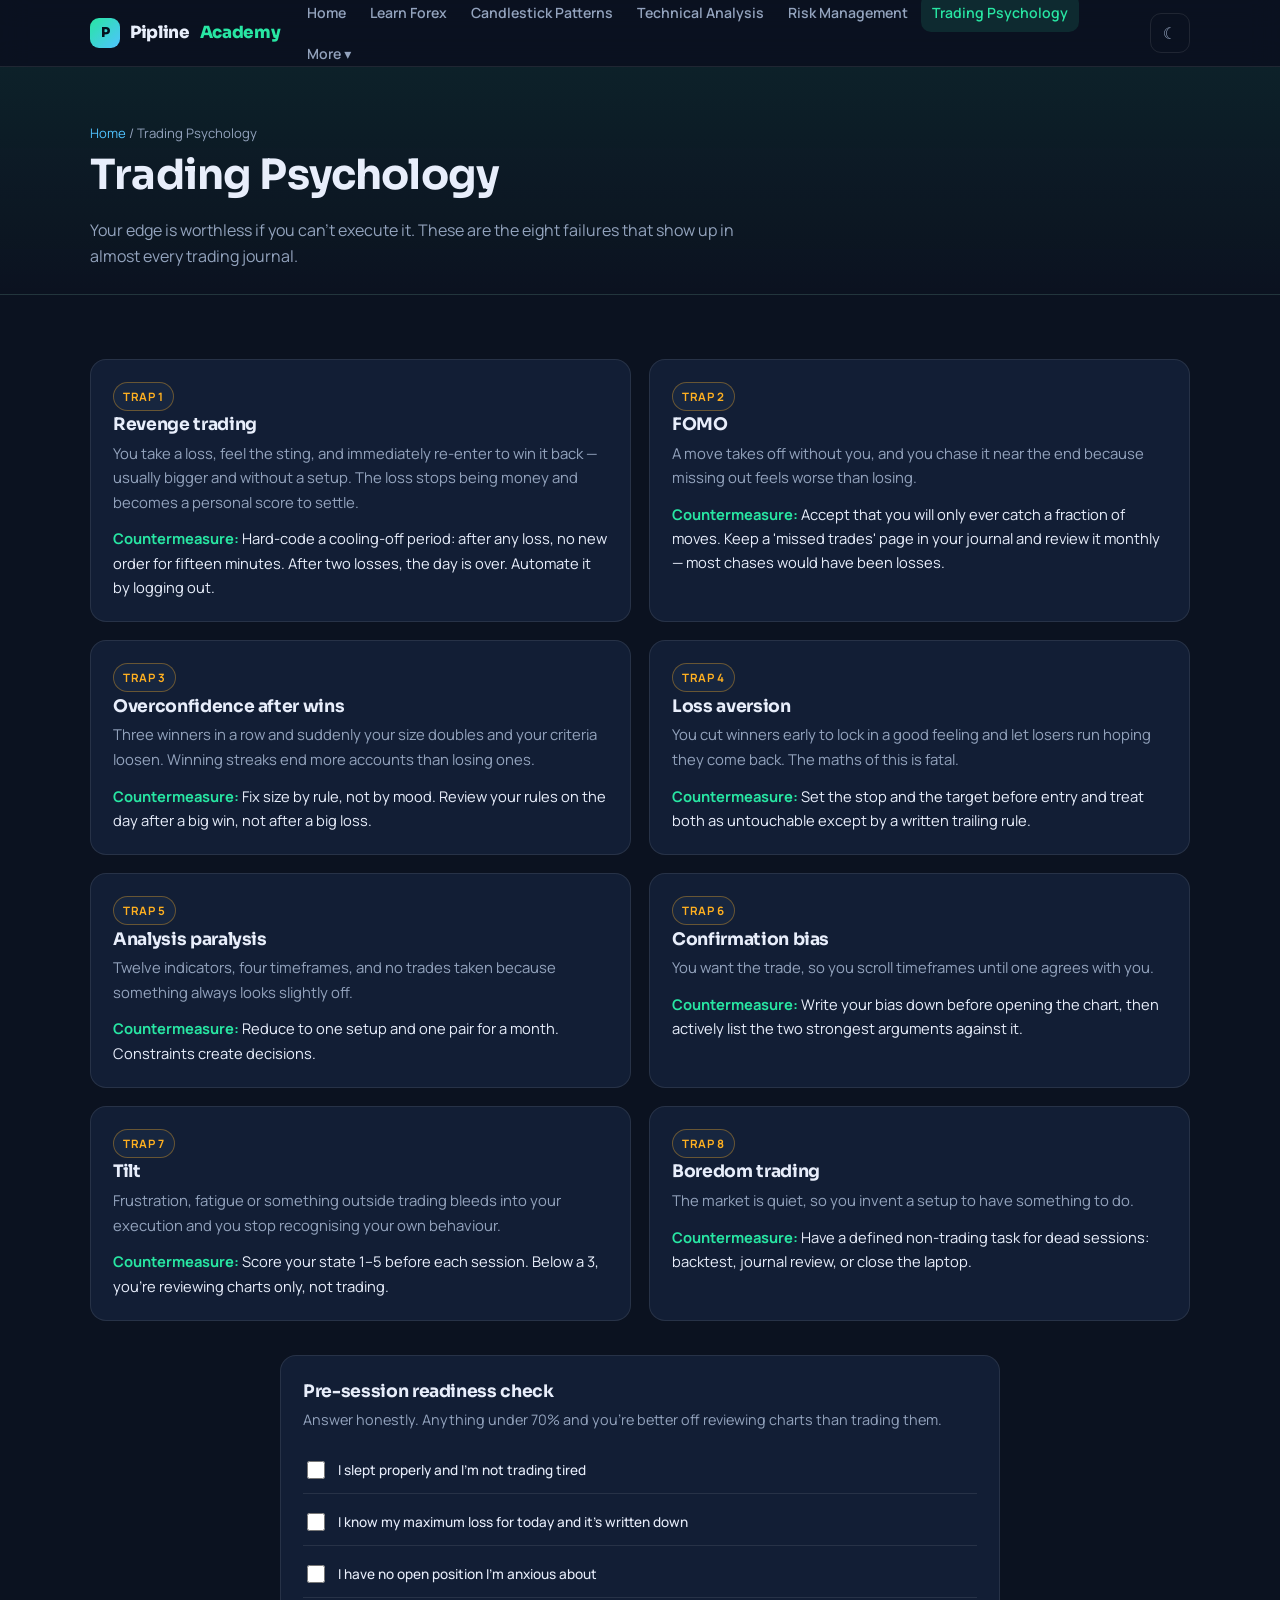
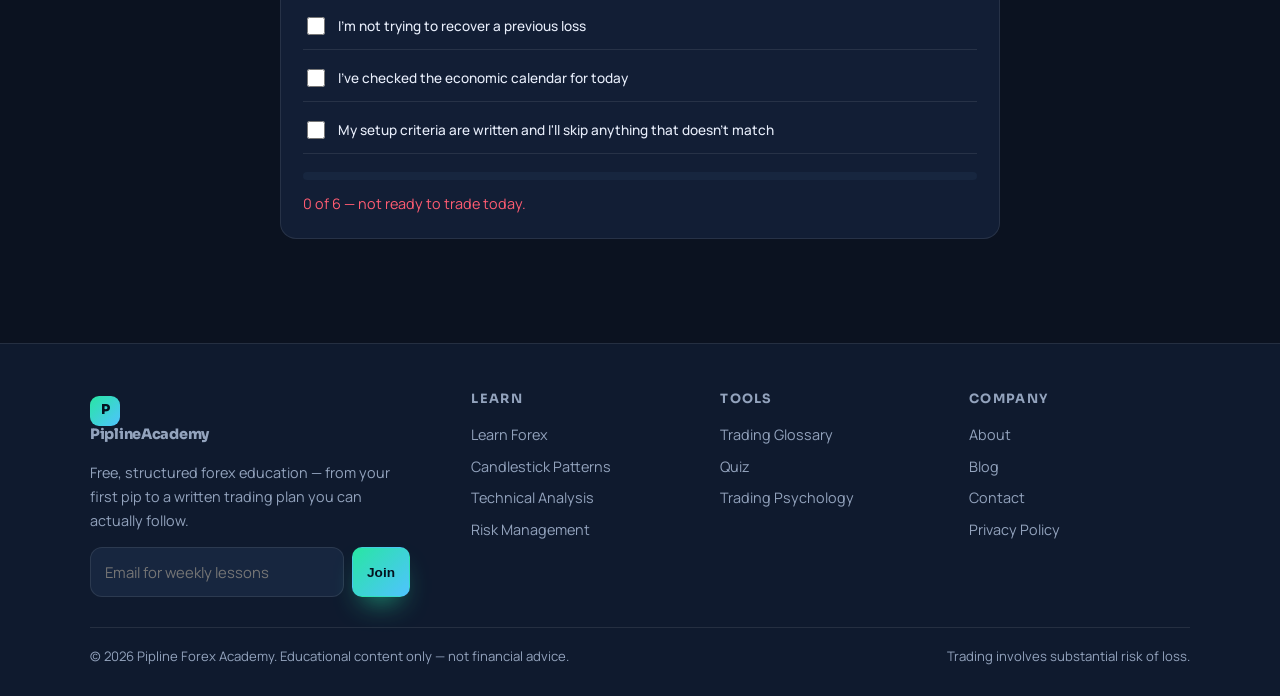
<file: trading-psychology.html>
<!DOCTYPE html>
<html lang="en">
<head>
<meta charset="UTF-8" />
<meta name="viewport" content="width=device-width, initial-scale=1.0, maximum-scale=1, user-scalable=0">
<title>Trading Psychology | Pipline Forex Academy</title>
<meta name="description" content="The eight behavioural traps that cost traders the most, with concrete countermeasures and a self-assessment tool." />
<meta property="og:title" content="Trading Psychology | Pipline Forex Academy" />
<meta property="og:description" content="The eight behavioural traps that cost traders the most, with concrete countermeasures and a self-assessment tool." />
<meta property="og:type" content="website" />
<meta name="twitter:card" content="summary_large_image" />
<link rel="preconnect" href="https://fonts.googleapis.com" />
<link rel="icon" type="image/png" href="assets/icon.png">
<link rel="preconnect" href="https://fonts.gstatic.com" crossorigin />
<link href="https://fonts.googleapis.com/css2?family=Manrope:wght@400;600;700&family=Sora:wght@600;700;800&display=swap" rel="stylesheet" />
<link rel="stylesheet" href="assets/styles.css" />
</head>
<body>
<div id="readbar"></div>

<header class="site">
  <div class="container">
    <nav class="nav">
      <a class="brand" href="index.html"><span class="dot">P</span> Pipline<span style="color:var(--brand)">Academy</span></a>
      <div class="nav-links">
          <a href="index.html">Home</a>
          <a href="learn-forex.html">Learn Forex</a>
          <a href="candlestick-patterns.html">Candlestick Patterns</a>
          <a href="technical-analysis.html">Technical Analysis</a>
          <a href="risk-management.html">Risk Management</a>
          <a href="trading-psychology.html">Trading Psychology</a>
          <div class="nav-more">
            <button type="button">More ▾</button>
            <div class="dropdown">
            <a href="glossary.html">Trading Glossary</a>
            <a href="quiz.html">Quiz</a>
            <a href="blog.html">Blog</a>
            <a href="about.html">About</a>
            <a href="contact.html">Contact</a>
            <a href="privacy.html">Privacy Policy</a>
            </div>
          </div>
      </div>
      <div style="margin-left:auto;display:flex;gap:8px;align-items:center">
        <button class="icon-btn" data-theme-toggle type="button">☾</button>
        <button class="icon-btn burger" id="burger" type="button" aria-label="Menu">☰</button>
      </div>
    </nav>
  </div>
</header>
<div class="scrim" id="scrim"></div>
<aside class="drawer" id="drawer">
      <a href="index.html">Home</a>
      <a href="learn-forex.html">Learn Forex</a>
      <a href="candlestick-patterns.html">Candlestick Patterns</a>
      <a href="technical-analysis.html">Technical Analysis</a>
      <a href="risk-management.html">Risk Management</a>
      <a href="trading-psychology.html">Trading Psychology</a>
      <a href="glossary.html">Trading Glossary</a>
      <a href="quiz.html">Quiz</a>
      <a href="blog.html">Blog</a>
      <a href="about.html">About</a>
      <a href="contact.html">Contact</a>
      <a href="privacy.html">Privacy Policy</a>
</aside>

<main>
<section class="page-head">
  <div class="container">
    <div class="crumbs"><a href="index.html">Home</a> / Trading Psychology</div>
    <h1>Trading Psychology</h1>
    <p class="muted" style="max-width:66ch">Your edge is worthless if you can't execute it. These are the eight failures that show up in almost every trading journal.</p>
  </div>
</section>
<section class="section">
  <div class="container">
    <div class="grid g2">
      <article class="card reveal" data-delay="0">
        <span class="tag amber">Trap 1</span>
        <h3>Revenge trading</h3>
        <p>You take a loss, feel the sting, and immediately re-enter to win it back — usually bigger and without a setup. The loss stops being money and becomes a personal score to settle.</p>
        <p style="margin-top:12px;color:var(--text);font-size:.92rem"><strong style="color:var(--brand)">Countermeasure:</strong> Hard-code a cooling-off period: after any loss, no new order for fifteen minutes. After two losses, the day is over. Automate it by logging out.</p>
      </article>
      <article class="card reveal" data-delay="1">
        <span class="tag amber">Trap 2</span>
        <h3>FOMO</h3>
        <p>A move takes off without you, and you chase it near the end because missing out feels worse than losing.</p>
        <p style="margin-top:12px;color:var(--text);font-size:.92rem"><strong style="color:var(--brand)">Countermeasure:</strong> Accept that you will only ever catch a fraction of moves. Keep a 'missed trades' page in your journal and review it monthly — most chases would have been losses.</p>
      </article>
      <article class="card reveal" data-delay="0">
        <span class="tag amber">Trap 3</span>
        <h3>Overconfidence after wins</h3>
        <p>Three winners in a row and suddenly your size doubles and your criteria loosen. Winning streaks end more accounts than losing ones.</p>
        <p style="margin-top:12px;color:var(--text);font-size:.92rem"><strong style="color:var(--brand)">Countermeasure:</strong> Fix size by rule, not by mood. Review your rules on the day after a big win, not after a big loss.</p>
      </article>
      <article class="card reveal" data-delay="1">
        <span class="tag amber">Trap 4</span>
        <h3>Loss aversion</h3>
        <p>You cut winners early to lock in a good feeling and let losers run hoping they come back. The maths of this is fatal.</p>
        <p style="margin-top:12px;color:var(--text);font-size:.92rem"><strong style="color:var(--brand)">Countermeasure:</strong> Set the stop and the target before entry and treat both as untouchable except by a written trailing rule.</p>
      </article>
      <article class="card reveal" data-delay="0">
        <span class="tag amber">Trap 5</span>
        <h3>Analysis paralysis</h3>
        <p>Twelve indicators, four timeframes, and no trades taken because something always looks slightly off.</p>
        <p style="margin-top:12px;color:var(--text);font-size:.92rem"><strong style="color:var(--brand)">Countermeasure:</strong> Reduce to one setup and one pair for a month. Constraints create decisions.</p>
      </article>
      <article class="card reveal" data-delay="1">
        <span class="tag amber">Trap 6</span>
        <h3>Confirmation bias</h3>
        <p>You want the trade, so you scroll timeframes until one agrees with you.</p>
        <p style="margin-top:12px;color:var(--text);font-size:.92rem"><strong style="color:var(--brand)">Countermeasure:</strong> Write your bias down before opening the chart, then actively list the two strongest arguments against it.</p>
      </article>
      <article class="card reveal" data-delay="0">
        <span class="tag amber">Trap 7</span>
        <h3>Tilt</h3>
        <p>Frustration, fatigue or something outside trading bleeds into your execution and you stop recognising your own behaviour.</p>
        <p style="margin-top:12px;color:var(--text);font-size:.92rem"><strong style="color:var(--brand)">Countermeasure:</strong> Score your state 1–5 before each session. Below a 3, you're reviewing charts only, not trading.</p>
      </article>
      <article class="card reveal" data-delay="1">
        <span class="tag amber">Trap 8</span>
        <h3>Boredom trading</h3>
        <p>The market is quiet, so you invent a setup to have something to do.</p>
        <p style="margin-top:12px;color:var(--text);font-size:.92rem"><strong style="color:var(--brand)">Countermeasure:</strong> Have a defined non-trading task for dead sessions: backtest, journal review, or close the laptop.</p>
      </article>
    </div>

    <div class="card reveal" style="margin-top:34px;max-width:720px;margin-inline:auto">
      <h3 class="mt-0">Pre-session readiness check</h3>
      <p class="muted" style="font-size:.9rem">Answer honestly. Anything under 70% and you're better off reviewing charts than trading them.</p>
      <div id="checks" style="margin-top:16px">
        <label style="display:flex;gap:10px;align-items:flex-start;padding:11px 0;border-bottom:1px solid var(--border);font-weight:500;cursor:pointer">
          <input type="checkbox" style="width:18px;height:18px;flex:0 0 auto;margin-top:2px" data-check /> <span>I slept properly and I'm not trading tired</span></label><label style="display:flex;gap:10px;align-items:flex-start;padding:11px 0;border-bottom:1px solid var(--border);font-weight:500;cursor:pointer">
          <input type="checkbox" style="width:18px;height:18px;flex:0 0 auto;margin-top:2px" data-check /> <span>I know my maximum loss for today and it's written down</span></label><label style="display:flex;gap:10px;align-items:flex-start;padding:11px 0;border-bottom:1px solid var(--border);font-weight:500;cursor:pointer">
          <input type="checkbox" style="width:18px;height:18px;flex:0 0 auto;margin-top:2px" data-check /> <span>I have no open position I'm anxious about</span></label><label style="display:flex;gap:10px;align-items:flex-start;padding:11px 0;border-bottom:1px solid var(--border);font-weight:500;cursor:pointer">
          <input type="checkbox" style="width:18px;height:18px;flex:0 0 auto;margin-top:2px" data-check /> <span>I'm not trying to recover a previous loss</span></label><label style="display:flex;gap:10px;align-items:flex-start;padding:11px 0;border-bottom:1px solid var(--border);font-weight:500;cursor:pointer">
          <input type="checkbox" style="width:18px;height:18px;flex:0 0 auto;margin-top:2px" data-check /> <span>I've checked the economic calendar for today</span></label><label style="display:flex;gap:10px;align-items:flex-start;padding:11px 0;border-bottom:1px solid var(--border);font-weight:500;cursor:pointer">
          <input type="checkbox" style="width:18px;height:18px;flex:0 0 auto;margin-top:2px" data-check /> <span>My setup criteria are written and I'll skip anything that doesn't match</span></label>
      </div>
      <div class="bar" style="margin-top:18px"><i id="rbar"></i></div>
      <p id="rtext" class="muted" style="margin-top:12px;font-size:.9rem">0 of 6 — not ready to trade.</p>
    </div>
  </div>
</section>
</main>

<footer class="site">
  <div class="container">
    <div class="foot-grid">
      <div>
        <a class="brand" href="index.html"><span class="dot">P</span> PiplineAcademy</a>
        <p class="muted" style="font-size:.9rem;max-width:36ch">Free, structured forex education — from your first pip to a written trading plan you can actually follow.</p>
        <form data-newsletter style="display:flex;gap:8px;max-width:320px">
          <input type="email" placeholder="Email for weekly lessons" aria-label="Email" />
          <button class="btn btn-primary btn-sm" type="submit">Join</button>
        </form>
      </div>
      <div><h4>Learn</h4><a href="learn-forex.html">Learn Forex</a><a href="candlestick-patterns.html">Candlestick Patterns</a><a href="technical-analysis.html">Technical Analysis</a><a href="risk-management.html">Risk Management</a></div>
      <div><h4>Tools</h4><a href="glossary.html">Trading Glossary</a><a href="quiz.html">Quiz</a><a href="trading-psychology.html">Trading Psychology</a></div>
      <div><h4>Company</h4><a href="about.html">About</a><a href="blog.html">Blog</a><a href="contact.html">Contact</a><a href="privacy.html">Privacy Policy</a></div>
    </div>
    <div class="foot-bottom">
      <span>&copy; <span data-year></span> Pipline Forex Academy. Educational content only — not financial advice.</span>
      <span>Trading involves substantial risk of loss.</span>
    </div>
  </div>
</footer>

<button id="totop" title="Back to top">↑</button>
<div id="toasts"></div>
<script src="assets/app.js"></script>
<script>
document.addEventListener("pfa:ready",function(){
  var boxes=PFA.$$("[data-check]");
  function upd(){
    var n=boxes.filter(function(b){return b.checked}).length, p=n/boxes.length*100;
    document.getElementById("rbar").style.width=p+"%";
    var t=document.getElementById("rtext");
    t.textContent=n+" of "+boxes.length+" — "+(p>=100?"green light. Trade your plan.":p>=70?"acceptable. Reduce size and stay strict.":"not ready to trade today.");
    t.style.color=p>=100?"var(--brand)":p>=70?"var(--warn)":"var(--danger)";
  }
  boxes.forEach(function(b){b.addEventListener("change",upd)});upd();
});
</script>
</body>
</html>
</file>
<file: assets/styles.css>
/* Pipline Forex Academy — shared styles */
:root{
  --bg:#0b1220;
  --bg-2:#0f1a2e;
  --surface:#121e35;
  --surface-2:#17263f;
  --border:rgba(255,255,255,.09);
  --text:#e8eefb;
  --muted:#93a3bd;
  --brand:#28e6a3;
  --brand-2:#4fc3ff;
  --warn:#ffb020;
  --danger:#ff5c72;
  --radius:16px;
  --shadow:0 20px 50px -24px rgba(0,0,0,.75);
  --maxw:1140px;
  --font:"Sora",ui-sans-serif,system-ui,-apple-system,"Segoe UI",sans-serif;
  --font-body:"Manrope",ui-sans-serif,system-ui,-apple-system,"Segoe UI",sans-serif;
}
[data-theme="light"]{
  --bg:#f5f8fc;
  --bg-2:#eaf0f8;
  --surface:#ffffff;
  --surface-2:#f2f6fb;
  --border:rgba(12,26,48,.12);
  --text:#0d1a2e;
  --muted:#57677f;
  --shadow:0 18px 40px -26px rgba(13,26,46,.45);
}
*{box-sizing:border-box}
html{scroll-behavior:smooth}
body{
  margin:0;background:var(--bg);color:var(--text);
  font-family:var(--font-body);line-height:1.65;
  -webkit-font-smoothing:antialiased;
}
h1,h2,h3,h4,.brand{font-family:var(--font);line-height:1.2;letter-spacing:-.02em}
a{color:var(--brand-2);text-decoration:none}
a:hover{text-decoration:underline}
img{max-width:100%}
.container{max-width:var(--maxw);margin:0 auto;padding:0 20px}
.section{padding:64px 0}
.section-sm{padding:36px 0}
.muted{color:var(--muted)}
.center{text-align:center}
.mt-0{margin-top:0}.mb-0{margin-bottom:0}

/* progress bar */
#readbar{position:fixed;top:0;left:0;height:3px;width:0;background:linear-gradient(90deg,var(--brand),var(--brand-2));z-index:120;transition:width .1s linear}

/* header */
header.site{position:sticky;top:0;z-index:100;background:color-mix(in srgb,var(--bg) 88%,transparent);backdrop-filter:blur(14px);border-bottom:1px solid var(--border)}
.nav{display:flex;align-items:center;gap:16px;height:66px}
.brand{display:flex;align-items:center;gap:10px;font-weight:800;font-size:1.05rem;color:var(--text)}
.brand:hover{text-decoration:none}
.brand .dot{width:30px;height:30px;border-radius:9px;background:linear-gradient(135deg,var(--brand),var(--brand-2));display:grid;place-items:center;color:#04121f;font-weight:900;font-size:.85rem}
.nav-links{display:flex;align-items:center;gap:2px;margin-left:auto;flex-wrap:wrap}
.nav-links a{padding:8px 11px;border-radius:10px;color:var(--muted);font-size:.88rem;font-weight:600}
.nav-links a:hover{color:var(--text);background:var(--surface-2);text-decoration:none}
.nav-links a.active{color:var(--brand);background:color-mix(in srgb,var(--brand) 12%,transparent)}
.nav-more{position:relative}
.nav-more>button{all:unset;cursor:pointer;padding:8px 11px;border-radius:10px;color:var(--muted);font-size:.88rem;font-weight:600}
.nav-more>button:hover{color:var(--text);background:var(--surface-2)}
.dropdown{position:absolute;right:0;top:calc(100% + 8px);min-width:220px;background:var(--surface);border:1px solid var(--border);border-radius:14px;box-shadow:var(--shadow);padding:8px;display:none}
.dropdown.open{display:block;animation:pop .16s ease-out}
.dropdown a{display:block;padding:9px 12px;border-radius:9px;color:var(--muted);font-size:.9rem;font-weight:600}
.dropdown a:hover{background:var(--surface-2);color:var(--text);text-decoration:none}
@keyframes pop{from{opacity:0;transform:translateY(-6px)}to{opacity:1;transform:none}}
.icon-btn{all:unset;cursor:pointer;width:38px;height:38px;border-radius:11px;display:grid;place-items:center;border:1px solid var(--border);color:var(--muted)}
.icon-btn:hover{color:var(--text);background:var(--surface-2)}
.burger{display:none}

/* mobile drawer */
.drawer{position:fixed;inset:66px 0 0 auto;width:min(320px,86vw);background:var(--surface);border-left:1px solid var(--border);transform:translateX(110%);transition:transform .28s cubic-bezier(.4,0,.2,1);z-index:110;padding:16px;overflow:auto}
.drawer.open{transform:none}
.drawer a{display:block;padding:12px 14px;border-radius:12px;color:var(--muted);font-weight:600}
.drawer a.active{color:var(--brand);background:color-mix(in srgb,var(--brand) 12%,transparent)}
.scrim{position:fixed;inset:0;background:rgba(3,8,16,.6);opacity:0;pointer-events:none;transition:opacity .25s;z-index:105}
.scrim.open{opacity:1;pointer-events:auto}

/* hero */
.hero{position:relative;overflow:hidden;padding:88px 0 72px;background:
  radial-gradient(900px 420px at 15% -10%,color-mix(in srgb,var(--brand) 22%,transparent),transparent 65%),
  radial-gradient(800px 400px at 90% 0%,color-mix(in srgb,var(--brand-2) 18%,transparent),transparent 60%)}
.hero h1{font-size:clamp(2.1rem,5vw,3.4rem);margin:.2em 0}
.hero p.lead{font-size:1.1rem;color:var(--muted);max-width:60ch}
.eyebrow{display:inline-flex;align-items:center;gap:8px;font-size:.78rem;font-weight:700;letter-spacing:.12em;text-transform:uppercase;color:var(--brand);background:color-mix(in srgb,var(--brand) 12%,transparent);border:1px solid color-mix(in srgb,var(--brand) 28%,transparent);padding:6px 12px;border-radius:999px}
.page-head{padding:56px 0 8px;border-bottom:1px solid var(--border);background:linear-gradient(180deg,color-mix(in srgb,var(--brand) 7%,transparent),transparent)}
.page-head h1{font-size:clamp(1.8rem,4vw,2.6rem);margin:.15em 0}
.crumbs{font-size:.82rem;color:var(--muted)}

/* buttons */
.btn{display:inline-flex;align-items:center;gap:8px;padding:12px 20px;border-radius:12px;font-weight:700;font-size:.94rem;cursor:pointer;border:1px solid transparent;transition:transform .15s,box-shadow .2s,background .2s}
.btn:hover{text-decoration:none;transform:translateY(-2px)}
.btn-primary{background:linear-gradient(135deg,var(--brand),var(--brand-2));color:#04121f;box-shadow:0 14px 30px -14px var(--brand)}
.btn-ghost{border-color:var(--border);color:var(--text);background:var(--surface-2)}
.btn-sm{padding:8px 14px;font-size:.85rem;border-radius:10px}
.btn:disabled{opacity:.45;cursor:not-allowed;transform:none}

/* cards + grid */
.grid{display:grid;gap:18px}
.g2{grid-template-columns:repeat(2,1fr)}
.g3{grid-template-columns:repeat(3,1fr)}
.g4{grid-template-columns:repeat(4,1fr)}
.card{background:var(--surface);border:1px solid var(--border);border-radius:var(--radius);padding:22px;transition:border-color .25s,transform .25s,box-shadow .25s}
.card:hover{border-color:color-mix(in srgb,var(--brand) 45%,transparent);transform:translateY(-3px);box-shadow:var(--shadow)}
.card h3{margin:.2em 0 .35em;font-size:1.08rem}
.card p{margin:0;color:var(--muted);font-size:.93rem}
a.card{color:inherit;display:block}
a.card:hover{text-decoration:none}
.ico{width:42px;height:42px;border-radius:12px;display:grid;place-items:center;background:color-mix(in srgb,var(--brand) 14%,transparent);color:var(--brand);font-size:1.15rem;margin-bottom:6px}
.tag{display:inline-block;font-size:.72rem;font-weight:700;letter-spacing:.06em;text-transform:uppercase;padding:4px 9px;border-radius:999px;background:var(--surface-2);border:1px solid var(--border);color:var(--muted)}
.tag.green{color:var(--brand);border-color:color-mix(in srgb,var(--brand) 35%,transparent)}
.tag.amber{color:var(--warn);border-color:color-mix(in srgb,var(--warn) 35%,transparent)}
.tag.red{color:var(--danger);border-color:color-mix(in srgb,var(--danger) 35%,transparent)}

/* prose */
.prose{max-width:74ch}
.prose h2{margin:2em 0 .5em;font-size:1.45rem}
.prose h3{margin:1.6em 0 .4em;font-size:1.12rem}
.prose p,.prose li{color:var(--muted)}
.prose strong{color:var(--text)}
.prose ul,.prose ol{padding-left:20px}
.prose li{margin:.35em 0}
.callout{border-left:3px solid var(--brand);background:var(--surface);padding:14px 18px;border-radius:0 12px 12px 0;margin:22px 0}
.callout p{margin:0}

/* layout with sidebar */
.with-aside{display:grid;grid-template-columns:1fr 280px;gap:36px;align-items:start}
.aside{position:sticky;top:86px;background:var(--surface);border:1px solid var(--border);border-radius:var(--radius);padding:18px}
.toc a{display:block;padding:7px 10px;border-radius:9px;font-size:.88rem;color:var(--muted)}
.toc a:hover,.toc a.active{background:var(--surface-2);color:var(--brand);text-decoration:none}

/* table */
.table-wrap{overflow:auto;border:1px solid var(--border);border-radius:var(--radius);background:var(--surface)}
table{width:100%;border-collapse:collapse;font-size:.92rem;min-width:560px}
th,td{padding:12px 14px;text-align:left;border-bottom:1px solid var(--border)}
th{color:var(--muted);font-size:.76rem;text-transform:uppercase;letter-spacing:.08em;cursor:pointer;user-select:none;white-space:nowrap}
th[data-sort]:hover{color:var(--brand)}
tbody tr:hover{background:var(--surface-2)}
tbody tr:last-child td{border-bottom:0}

/* inputs */
input,select,textarea{width:100%;padding:12px 14px;border-radius:12px;background:var(--surface-2);border:1px solid var(--border);color:var(--text);font:inherit;font-size:.93rem;outline:none}
input:focus,select:focus,textarea:focus{border-color:var(--brand);box-shadow:0 0 0 3px color-mix(in srgb,var(--brand) 18%,transparent)}
label{display:block;font-size:.85rem;font-weight:700;margin-bottom:6px}
.field{margin-bottom:16px}
.err{color:var(--danger);font-size:.8rem;margin-top:5px;display:none}
.field.invalid .err{display:block}
.field.invalid input,.field.invalid textarea{border-color:var(--danger)}

/* accordion */
.acc{border:1px solid var(--border);border-radius:14px;background:var(--surface);overflow:hidden;margin-bottom:10px}
.acc>button{all:unset;cursor:pointer;display:flex;justify-content:space-between;align-items:center;gap:12px;width:100%;padding:16px 18px;font-weight:700;box-sizing:border-box}
.acc>button:hover{background:var(--surface-2)}
.acc .body{max-height:0;overflow:hidden;transition:max-height .3s ease}
.acc .body>div{padding:0 18px 16px;color:var(--muted);font-size:.93rem}
.acc.open .chev{transform:rotate(180deg)}
.chev{transition:transform .3s;color:var(--muted)}

/* misc */
.stat{background:var(--surface);border:1px solid var(--border);border-radius:var(--radius);padding:20px;text-align:center}
.stat b{display:block;font-family:var(--font);font-size:1.9rem;color:var(--brand)}
.stat span{font-size:.83rem;color:var(--muted)}
.pill-row{display:flex;flex-wrap:wrap;gap:8px}
.pill{cursor:pointer;padding:7px 14px;border-radius:999px;border:1px solid var(--border);background:var(--surface);font-size:.85rem;font-weight:600;color:var(--muted);transition:.2s}
.pill:hover{color:var(--text)}
.pill.active{background:color-mix(in srgb,var(--brand) 16%,transparent);border-color:var(--brand);color:var(--brand)}
.bar{height:8px;border-radius:99px;background:var(--surface-2);overflow:hidden}
.bar>i{display:block;height:100%;background:linear-gradient(90deg,var(--brand),var(--brand-2));width:0;transition:width .5s ease}
.reveal{opacity:0;transform:translateY(22px)}
.reveal.in{opacity:1;transform:none;transition:opacity .6s ease,transform .6s cubic-bezier(.2,.7,.3,1)}

/* footer */
footer.site{border-top:1px solid var(--border);background:var(--bg-2);padding:48px 0 28px;margin-top:40px}
.foot-grid{display:grid;grid-template-columns:1.6fr 1fr 1fr 1fr;gap:28px}
.foot-grid h4{font-size:.8rem;text-transform:uppercase;letter-spacing:.1em;color:var(--muted);margin:0 0 12px}
.foot-grid a{display:block;color:var(--muted);font-size:.9rem;padding:4px 0}
.foot-grid a:hover{color:var(--brand)}
.foot-bottom{margin-top:30px;padding-top:18px;border-top:1px solid var(--border);display:flex;justify-content:space-between;gap:14px;flex-wrap:wrap;font-size:.82rem;color:var(--muted)}

/* toast */
#toasts{position:fixed;right:18px;bottom:18px;display:flex;flex-direction:column;gap:10px;z-index:200}
.toast{background:var(--surface);border:1px solid var(--border);border-left:3px solid var(--brand);border-radius:12px;padding:12px 16px;box-shadow:var(--shadow);font-size:.9rem;animation:slidein .3s ease-out;max-width:320px}
.toast.bad{border-left-color:var(--danger)}
@keyframes slidein{from{opacity:0;transform:translateX(30px)}to{opacity:1;transform:none}}

/* back to top */
#totop{position:fixed;right:18px;bottom:18px;width:44px;height:44px;border-radius:50%;border:1px solid var(--border);background:var(--surface);color:var(--text);display:grid;place-items:center;cursor:pointer;opacity:0;pointer-events:none;transition:.25s;z-index:90}
#totop.show{opacity:1;pointer-events:auto}
#totop:hover{background:var(--brand);color:#04121f}

@media(max-width:980px){
  .g4{grid-template-columns:repeat(2,1fr)}
  .g3{grid-template-columns:repeat(2,1fr)}
  .with-aside{grid-template-columns:1fr}
  .aside{position:static}
  .foot-grid{grid-template-columns:1fr 1fr}
}
@media(max-width:760px){
  .nav-links,.nav-more{display:none}
  .burger{display:grid}
  .g2,.g3,.g4{grid-template-columns:1fr}
  .section{padding:44px 0}
}
</file>
